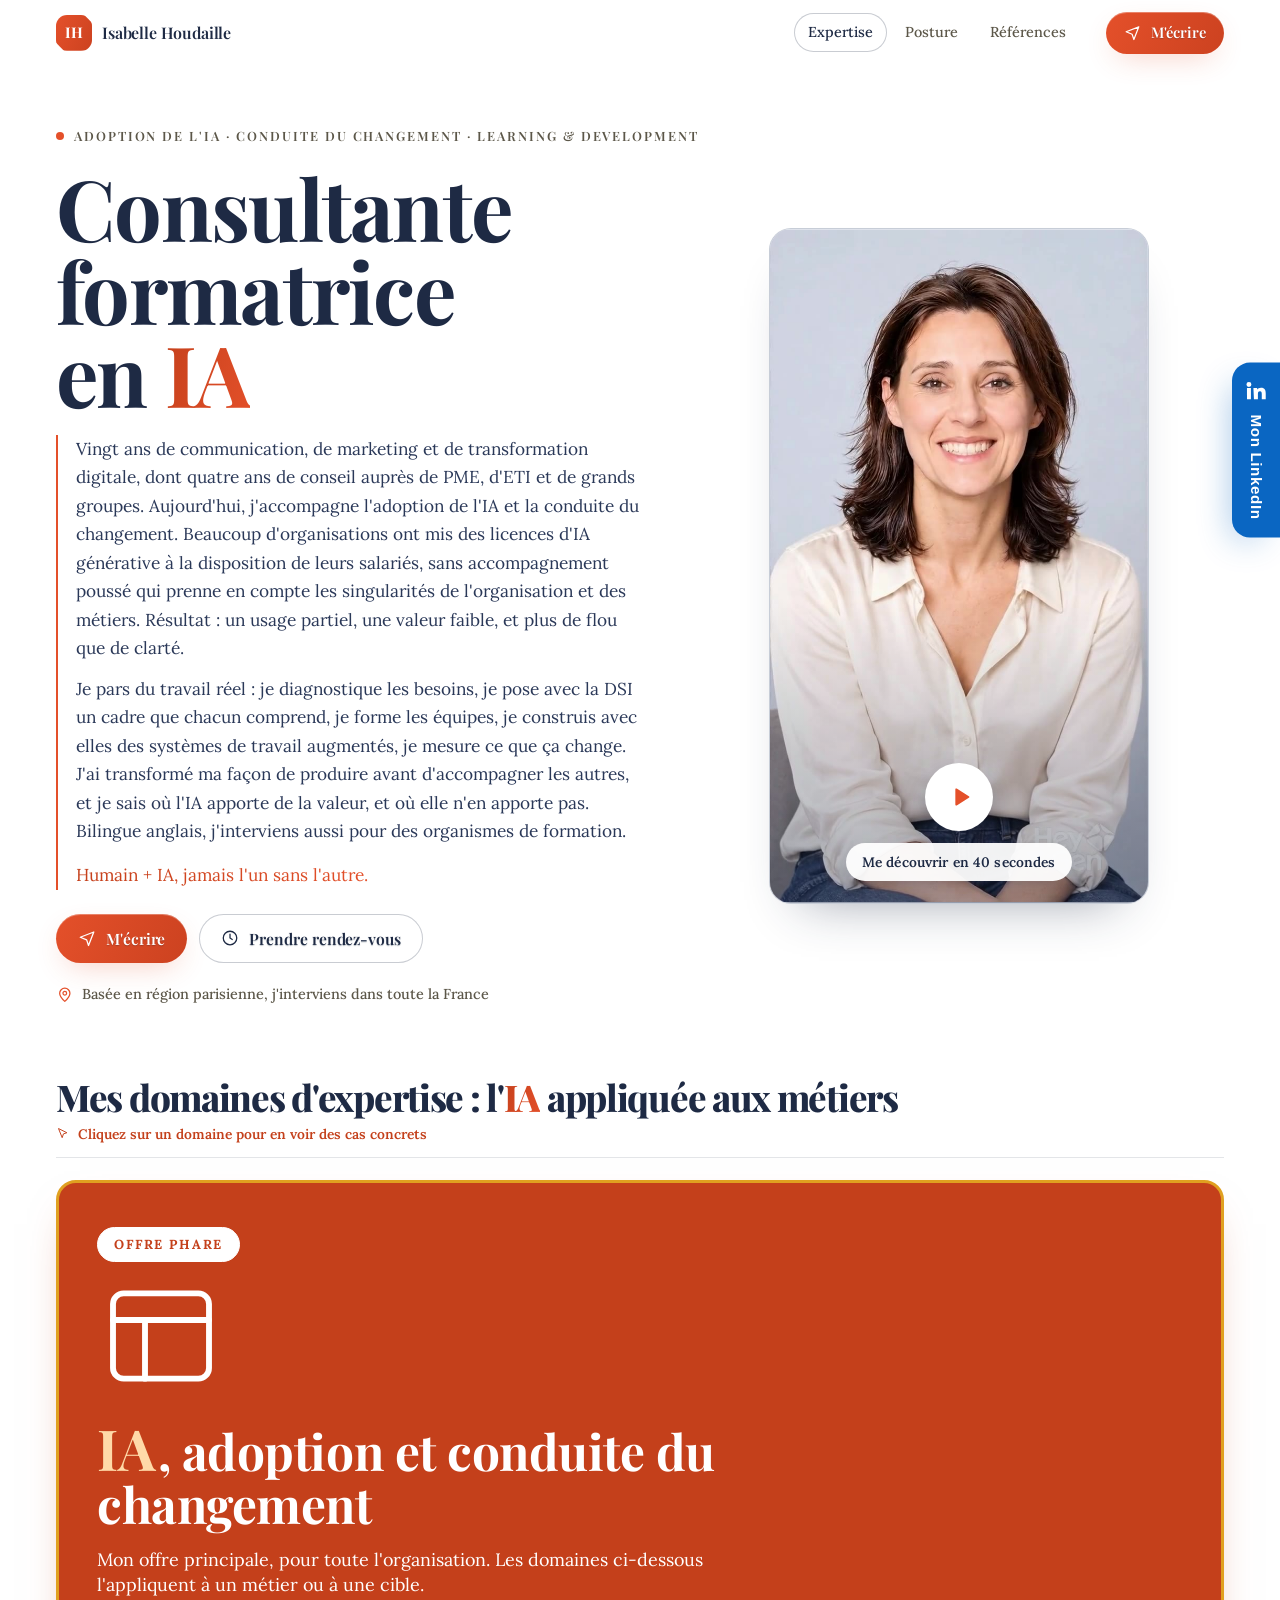
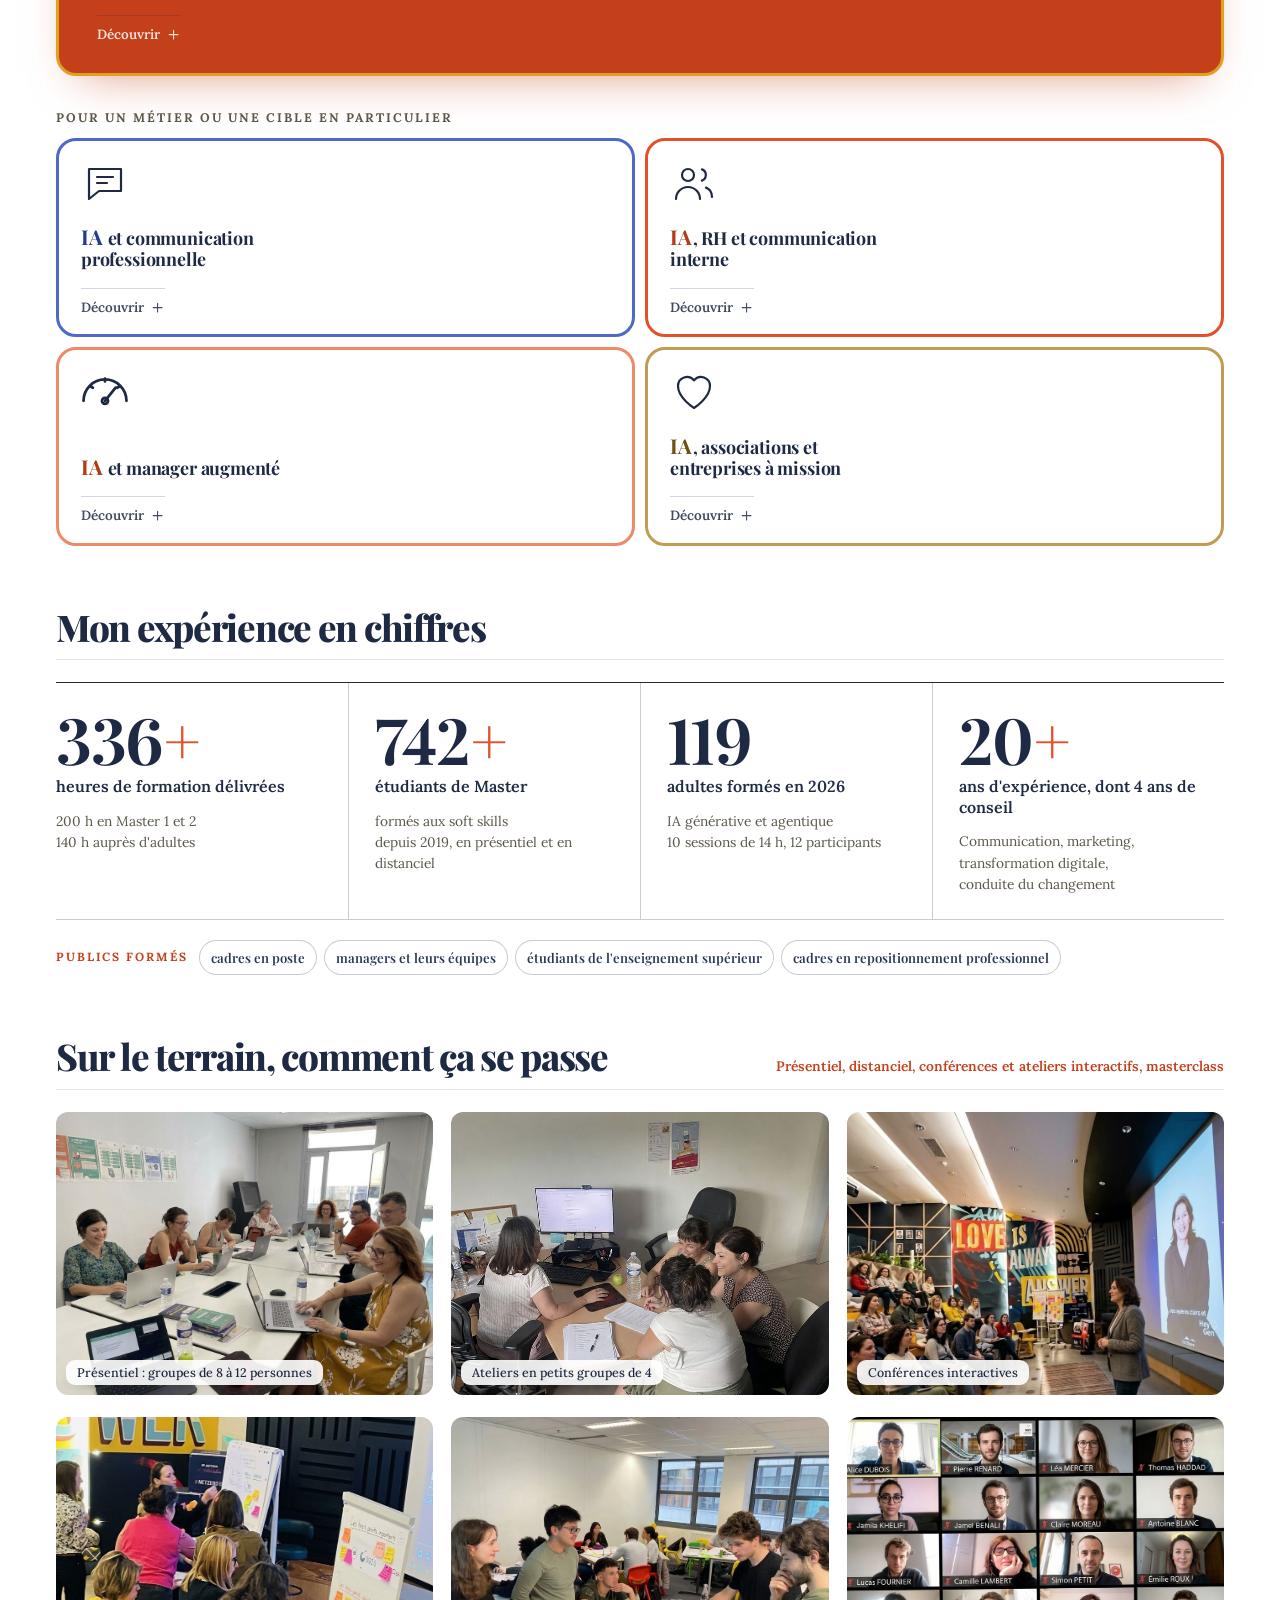
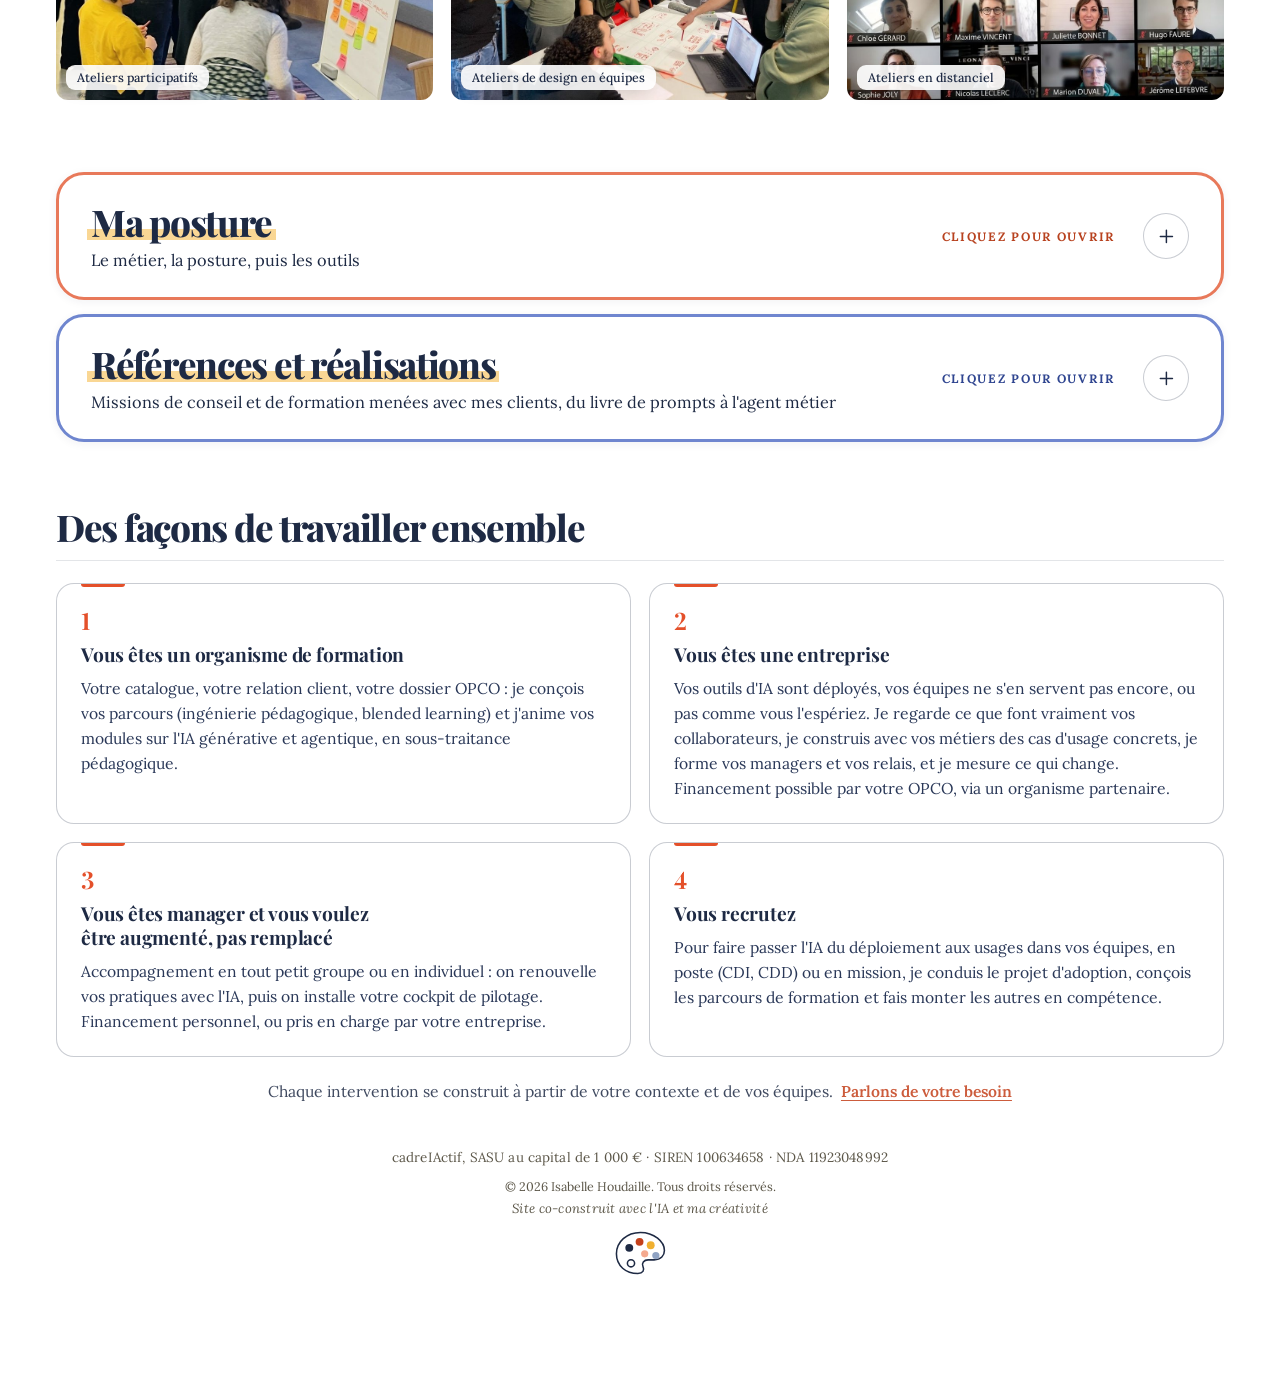
<file: index.html>
<!doctype html>
<html lang="fr">
<head>
<meta charset="utf-8">
<meta name="viewport" content="width=device-width, initial-scale=1, viewport-fit=cover">
<title>Isabelle Houdaille · Consultante formatrice IA, conduite du changement</title>
<meta name="description" content="Consultante formatrice en IA : adoption de l'IA et conduite du changement, cadre d'usage, formation des équipes, systèmes de travail augmentés. Bilingue anglais.">
<meta name="theme-color" content="#ffffff">
<meta name="color-scheme" content="light">
<style>html,body{background:#fff;color-scheme:light}html:root,html:root>body,html:root>body>main{background-color:#fff!important}</style>
<meta name="robots" content="index, follow, max-image-preview:large, max-snippet:-1">
<link rel="canonical" href="https://www.cadreiactif.com/">
<meta property="og:type" content="website">
<meta property="og:locale" content="fr_FR">
<meta property="og:site_name" content="cadreIActif">
<meta property="og:url" content="https://www.cadreiactif.com/">
<meta property="og:title" content="Isabelle Houdaille · Consultante formatrice IA, conduite du changement">
<meta property="og:description" content="Adoption de l'IA et conduite du changement : des outils déployés aux usages raisonnés, formation des équipes, systèmes de travail augmentés. Bilingue anglais.">
<meta property="og:image" content="https://www.cadreiactif.com/photo.jpg">
<meta property="og:image:width" content="600">
<meta property="og:image:height" content="750">
<meta property="og:image:alt" content="Isabelle Houdaille, consultante formatrice en IA">
<meta name="twitter:card" content="summary_large_image">
<script type="application/ld+json">
{
 "@context": "https://schema.org",
 "@graph": [
  {
   "@type": "Person",
   "@id": "https://www.cadreiactif.com/#isabelle-houdaille",
   "name": "Isabelle Houdaille",
   "jobTitle": "Consultante formatrice en IA",
   "description": "Consultante formatrice en IA : adoption de l'IA et conduite du changement, cadre d'usage, formation des équipes, conception de systèmes de travail augmentés par l'IA. Vingt ans de communication, de marketing et de transformation digitale, dont quatre ans de conseil.",
   "url": "https://www.cadreiactif.com/",
   "image": "https://www.cadreiactif.com/photo.jpg",
   "email": "ih@cadreiactif.com",
   "knowsLanguage": ["fr", "en"],
   "worksFor": { "@id": "https://www.cadreiactif.com/#cadreiactif" },
   "address": { "@type": "PostalAddress", "addressRegion": "Île-de-France", "addressCountry": "FR" },
   "knowsAbout": [
    "Intelligence artificielle appliquée aux métiers",
    "IA générative et agentique",
    "Conduite du changement",
    "Transformation digitale",
    "Transformation des métiers",
    "Adoption des usages",
    "Learning & Development",
    "Ingénierie pédagogique",
    "Conception de parcours de formation",
    "Blended learning",
    "Assistants et agents IA",
    "Ingénierie du contexte",
    "Gestion des connaissances",
    "Automatisation des processus",
    "Design thinking",
    "Facilitation",
    "Mesure de l'impact"
   ],
   "sameAs": ["https://www.linkedin.com/in/isabellehoudaille-ia-digital-innovation-creativite/"]
  },
  {
   "@type": "ProfessionalService",
   "@id": "https://www.cadreiactif.com/#cadreiactif",
   "name": "cadreIActif",
   "url": "https://www.cadreiactif.com/",
   "founder": { "@id": "https://www.cadreiactif.com/#isabelle-houdaille" },
   "areaServed": "FR",
   "knowsLanguage": ["fr", "en"],
   "description": "Conseil et formation en IA pour les managers, les équipes, les organismes de formation et les entreprises : conduite du changement, acculturation, assistants et agents IA, systèmes de travail augmentés.",
   "email": "ih@cadreiactif.com",
   "sameAs": ["https://www.linkedin.com/in/isabellehoudaille-ia-digital-innovation-creativite/"]
  },
  {
   "@type": "WebSite",
   "@id": "https://www.cadreiactif.com/#site",
   "url": "https://www.cadreiactif.com/",
   "name": "cadreIActif",
   "inLanguage": "fr-FR",
   "publisher": { "@id": "https://www.cadreiactif.com/#cadreiactif" }
  }
 ]
}
</script>
<link rel="icon" href="data:image/svg+xml,%3Csvg xmlns=%27http://www.w3.org/2000/svg%27 viewBox=%270 0 64 64%27%3E%3Crect width=%2764%27 height=%2764%27 rx=%2714%27 fill=%27%23ffffff%27/%3E%3Ctext x=%2732%27 y=%2742%27 font-size=%2728%27 font-weight=%27700%27 text-anchor=%27middle%27 font-family=%27Arial,sans-serif%27 fill=%27%23e4502a%27%3EIH%3C/text%3E%3C/svg%3E">
<link rel="preconnect" href="https://fonts.googleapis.com">
<link rel="preconnect" href="https://fonts.gstatic.com" crossorigin>
<link rel="preload" as="style" href="https://fonts.googleapis.com/css2?family=Lora:ital,wght@0,400;0,500;0,600;0,700;1,400&family=Playfair+Display:wght@500;600;700;800;900&display=swap" onload="this.onload=null;this.rel='stylesheet'">
<noscript><link rel="stylesheet" href="https://fonts.googleapis.com/css2?family=Lora:ital,wght@0,400;0,500;0,600;0,700;1,400&family=Playfair+Display:wght@500;600;700;800;900&display=swap"></noscript>
<link rel="stylesheet" href="style.css?v=20261110160000">
<noscript><style>.ssr{position:static;width:auto;height:auto;margin:0;overflow:visible;clip:auto;white-space:normal;padding:24px;max-width:860px;margin:0 auto;font-family:Georgia,serif;line-height:1.6}</style></noscript>
</head>
<body>
<div id="progress" aria-hidden="true"></div>
<header class="top" id="top"></header>
<main id="main"><!--SSR:START--><div class="ssr"><section id="haut-ssr">
<h1>Isabelle Houdaille · Consultante formatrice en IA</h1>
<p>Adoption de l&#x27;IA · Conduite du changement · Learning &amp; Development</p>
<p>Vingt ans de communication, de marketing et de transformation digitale, dont quatre ans de conseil auprès de PME, d&#x27;ETI et de grands groupes. Aujourd&#x27;hui, j&#x27;accompagne l&#x27;adoption de l&#x27;IA et la conduite du changement. Beaucoup d&#x27;organisations ont mis des licences d&#x27;IA générative à la disposition de leurs salariés, sans accompagnement poussé qui prenne en compte les singularités de l&#x27;organisation et des métiers. Résultat : un usage partiel, une valeur faible, et plus de flou que de clarté.</p>
<p>Je pars du travail réel : je diagnostique les besoins, je pose avec la DSI un cadre que chacun comprend, je forme les équipes, je construis avec elles des systèmes de travail augmentés, je mesure ce que ça change. J&#x27;ai transformé ma façon de produire avant d&#x27;accompagner les autres, et je sais où l&#x27;IA apporte de la valeur, et où elle n&#x27;en apporte pas. Bilingue anglais, j&#x27;interviens aussi pour des organismes de formation.</p>
<p>Humain + IA, jamais l&#x27;un sans l&#x27;autre.</p>
<p>Basée en région parisienne, j&#x27;interviens dans toute la France</p>
<p><a href="mailto:ih@cadreiactif.com">ih@cadreiactif.com</a> · <a href="/rdv/">Prendre rendez-vous</a> · <a href="https://www.linkedin.com/in/isabellehoudaille-ia-digital-innovation-creativite/">Profil LinkedIn</a></p>
</section>
<section id="expertise-ssr">
<h2>Mes domaines d&#x27;expertise : l&#x27;IA appliquée aux métiers</h2>
<article><h3>IA, adoption et conduite du changement</h3><p>Les outils sont à disposition, les usages ne suivent pas.</p>
<p>Copilot, Gemini, Claude, ChatGPT : les outils d&#x27;IA sont à la disposition des salariés. Pour autant, les usages ne sont pas raisonnés. Sans accompagnement, chacun fait comme il peut, l&#x27;IA reste sous-employée, la valeur créée est faible et le flou grandit. J&#x27;aide à passer de l&#x27;outil à l&#x27;usage : comprendre ce qui se fait, poser un cadre que chacun comprend, mobiliser les métiers et les managers, mesurer ce qui change. Votre comité décide à chaque étape.</p>
<h4>Vos cas métiers en action : exemples, non limitatifs</h4><ul><li>Un état des lieux des outils d&#x27;IA et de leurs usages réels</li><li>Un cadre de règles : données, accès, rôles, risques</li><li>Des cas d&#x27;usage utiles à chaque métier, avec leurs bonnes pratiques</li><li>Des supports, des parcours et des temps d&#x27;acculturation</li><li>Des managers et des relais outillés pour faire vivre les usages</li><li>Un tableau de bord de l&#x27;adoption et de la valeur, et une feuille de route</li></ul>
<h4>Avant, après</h4><ul><li>Du flou à la clarté : avant, Des outils déployés, sans vue claire sur qui s&#x27;en sert, ni pour quoi faire ; après, Une vision partagée des usages, des priorités et des règles</li><li>De la shadow IA à des usages raisonnés : avant, Des outils personnels utilisés en cachette, des règles floues, la peur de mal faire ; après, Des usages raisonnés, sécurisés et éthiques, dans un cadre que chacun comprend</li><li>Du retrait à l&#x27;engagement : avant, Des collaborateurs inquiets ou en retrait, des managers sans repères ; après, Des équipes engagées, des managers et des relais qui portent le sujet</li><li>De l&#x27;outil à la productivité : avant, Des licences payées, un usage ponctuel ; après, Des outils de productivité utilisés chaque jour, dans les métiers</li><li>De l&#x27;intention à la valeur : avant, Des promesses, sans preuve de ce que cela apporte ; après, Une valeur démontrée et pilotée, qui justifie l&#x27;investissement</li><li>De la dépendance à l&#x27;autonomie : avant, Une organisation qui dépend de prestataires pour faire vivre l&#x27;IA ; après, Une organisation amplifiée par l&#x27;IA, qui tient par elle-même</li></ul></article>
<article><h3>IA et communication professionnelle</h3><p>L&#x27;IA tient la plume, vous gardez la voix.</p>
<p>Un cockpit de pilotage et de création pour vos assets marketing et de communication : livret de marque, calendrier éditorial, visuels, un message pour chaque cible. L&#x27;IA décline, votre voix reste la vôtre.</p>
<h4>Vos cas métiers en action : exemples, non limitatifs</h4><ul><li>Décliner un même message pour l&#x27;e-mailing, la plaquette, les réseaux sociaux, le communiqué et le site web</li><li>Bâtir un calendrier éditorial : un contenu pilier, plusieurs formats, un message par cible</li><li>Poser le livret de marque et la charte éditoriale</li><li>Créer des visuels, des infographies et de la data visualisation</li><li>Piloter sa communication avec un tableau de bord et des indicateurs d&#x27;impact</li><li>Planifier ses tâches récurrentes : veille, newsletter, bilan et récapitulatif</li></ul>
<h4>Indicateurs de réussite : exemples</h4><ul><li>Un livre blanc (plan, rédaction, relectures, versions) : avant 4 j, après 1 j, estimation</li><li>Un message décliné en 6 supports (emailing, plaquette, réseaux sociaux, communiqué, site) : avant 6 h, après 1 h 30, estimation</li><li>Le calendrier éditorial d&#x27;un trimestre (thèmes, formats et dates posés avant d&#x27;écrire) : avant 3 j, après 4 h, estimation</li></ul></article>
<article><h3>IA, RH et communication interne</h3><p>Moins de paperasse, plus d&#x27;humain.</p>
<p>Diagnostic des besoins avec les équipes, puis fiches de poste, parcours d&#x27;intégration, FAQ salariés, tableaux de bord RH. Du temps, de la créativité et de la cohérence collective reviennent à l&#x27;équipe.</p>
<h4>Vos cas métiers en action : exemples, non limitatifs</h4><ul><li>Rédiger des fiches de poste et des contenus de marque employeur, en contrôlant les biais</li><li>Transformer un accord ou un texte juridique en livret salarié et en FAQ RH</li><li>Relire un procès-verbal de CSE : décisions, actions et points sensibles</li><li>Construire un parcours d&#x27;intégration : étapes, supports et checklist pour le manager</li><li>Concevoir un parcours de formation en blended learning, avec ses supports</li><li>Suivre les indicateurs RH et le budget formation : tableau de bord, bilan mensuel et to-do list des échéances</li></ul>
<h4>Indicateurs de réussite : exemples</h4><ul><li>Le renouvellement du catalogue d&#x27;ateliers d&#x27;une association nationale (un agent conçoit les ateliers à partir d&#x27;un brief, bibliothèque de 60+ prompts) : avant tous les 3 ans, après tous les 3 mois, constaté</li><li>Le procès-verbal mensuel d&#x27;un CSE (relu avec un agent conçu avec une DRH) : avant 2 h, après 15 min, estimation</li><li>Une fiche de poste et son annonce (rédigées, relues et contrôlées sur les biais) : avant 2 h, après 30 min, estimation</li></ul></article>
<article><h3>IA et manager augmenté</h3><p>L&#x27;IA fait le travail, le manager garde la décision.</p>
<h4>Niveau 1 : Transformer ses pratiques de travail avec l&#x27;IA</h4><ul><li>Comprendre les fondamentaux de l&#x27;IA générative et agentique</li><li>Maîtriser le prompting et adopter la bonne posture pour obtenir des résultats fiables et pertinents</li><li>Créer des assistants personnalisés et implémenter des agents IA pour exploiter ses documents, structurer ses méthodes de travail et automatiser les tâches les plus chronophages et répétitives</li></ul><p>Ce que vous y gagnez : Gagner du temps, améliorer la qualité des productions et se recentrer sur les missions à valeur ajoutée</p>
<h4>Niveau 2 : Système de travail augmenté par l&#x27;IA avec Claude Code ou Codex</h4><ul><li>Concevoir et mettre en place un véritable « second cerveau » augmenté par l&#x27;IA, organisé autour de vos outils, dossiers, documents et connaissances</li><li>Structurer une mémoire persistante, relier vos ressources, créer des workflows et automatiser des tâches récurrentes</li></ul><p>Ce que vous y gagnez : Capitaliser sur vos informations, retrouver le fil de vos projets, fluidifier votre organisation et libérer du temps pour l&#x27;analyse et la décision</p>
<h4>Vos cas métiers en action : exemples, non limitatifs</h4><ul><li>Installer son cockpit de pilotage, relié à sa messagerie, à son agenda et à ses documents</li><li>Transformer les échanges en décisions : comptes rendus, synthèses et plans d&#x27;action</li><li>Planifier ses tâches récurrentes : veille, newsletter, bilan, récapitulatif et to-do list</li><li>Travailler en équipe avec une base de connaissances partagée et interrogeable</li><li>Penser avec l&#x27;IA : un partenaire de réflexion pour challenger ses idées et gagner en créativité</li><li>Construire son offre, son positionnement et ses prises de parole pour avoir de l&#x27;impact</li></ul>
<h4>Indicateurs de réussite : exemples</h4><ul><li>La veille de la semaine (collecte et synthèse automatisées, 2 newsletters par semaine) : avant 3 h, après 20 min, constaté</li><li>Une proposition commerciale argumentée (avec un cockpit relié à ses outils) : avant 1 j, après 3 h, estimation</li><li>Le compte rendu d&#x27;une visio d&#x27;une heure (synthèse, décisions, actions avec échéances) : avant 45 min, après 10 min, estimation</li></ul></article>
<article><h3>IA, associations et entreprises à mission</h3><p>L&#x27;IA doit prouver son impact.</p>
<p>Budget et impact en tableaux de bord, rapports pour les financeurs, gestion de projets, animation de réseau : l&#x27;IA sert la mission, et l&#x27;impact se démontre.</p>
<h4>Vos cas métiers en action : exemples, non limitatifs</h4><ul><li>Rédiger des rapports et des bilans pour les financeurs : indicateurs, impact, message adapté à chacun</li><li>Monter un projet ou un dossier : diagnostic, objectifs, plan d&#x27;action et budget</li><li>Passer en revue des dizaines de projets avec des critères équitables, avant un CODIR</li><li>Piloter le budget, les financements et les indicateurs d&#x27;impact dans un tableau de bord partagé</li><li>Valoriser ses actions : un bilan d&#x27;impact décliné en newsletter et en contenus, avec un message par cible</li><li>Planifier le suivi de la mission : veille sur les financeurs, bilan d&#x27;impact et to-do list des échéances</li></ul>
<h4>Indicateurs de réussite : exemples</h4><ul><li>Le passage en revue de 50 projets avant un CODIR (mêmes critères appliqués à chacun) : avant 35 h, après 10 h, constaté</li><li>Un rapport pour un financeur (indicateurs, bilan, narratif d&#x27;impact) : avant 2 j, après 4 h, estimation</li><li>Le compte rendu d&#x27;un conseil d&#x27;administration (relevé de décisions et actions) : avant 3 h, après 45 min, estimation</li></ul></article>
</section>
<section id="chiffres-ssr">
<h2>Mon expérience en chiffres</h2><ul>
<li>340+ heures de formation délivrées : étudiants et adultes</li>
<li>750+ étudiants de Master : formés aux soft skills</li>
<li>120 adultes formés en 2026 : IA générative et agentique, 10 sessions de 14 h</li>
<li>20+ ans d&#x27;expérience, dont 4 ans de conseil : communication, marketing, transformation digitale, conduite du changement</li>
</ul>
<p>Publics formés : cadres en poste, managers et leurs équipes, étudiants de l&#x27;enseignement supérieur, cadres en repositionnement professionnel.</p></section>
<section id="terrain-ssr">
<h2>Sur le terrain, comment ça se passe</h2><p>Présentiel, distanciel, conférences et ateliers interactifs, masterclass</p>
<ul><li>Présentiel : groupes de 8 à 12 personnes</li><li>Ateliers en petits groupes de 4</li><li>Conférences interactives</li><li>Ateliers participatifs</li><li>Ateliers de design en équipes</li><li>Ateliers en distanciel</li></ul></section>
<section id="posture-ssr">
<h2>Ma posture : le métier, la posture, puis les outils</h2><p>Une IA utile à une équipe tient trois choses ensemble, dans cet ordre.</p><ol>
<li><h3>Le métier</h3><p>Les usages avant l&#x27;outil.</p><p>Je pars du travail réel : qui fait quoi, où ça coince, ce que l&#x27;outil changera. J&#x27;écoute les cas d&#x27;usage de vos équipes avec leurs mots, par des entretiens, des enquêtes et l&#x27;observation du terrain, pour une IA qui sert dès le lundi matin.</p></li>
<li><h3>La posture</h3><p>Le professionnel reste aux commandes.</p><p>L&#x27;IA copilote, l&#x27;humain pose le problème, arbitre et signe. Je dis aussi où elle n&#x27;apporte rien : un usage qui ne tient pas se retire. Avec les agents, je précise qui fixe le périmètre, quels contrôles s&#x27;appliquent, et quand reprendre la main. Un usage raisonné, éthique et responsable.</p></li>
<li><h3>Les outils</h3><p>Choisis pour vos contraintes, pas pour la mode.</p><p>ChatGPT, Claude, Copilot, Gemini, Mistral, les IA sectorielles. Sécurité, confidentialité, digital workplace : on choisit les environnements et les LLM, puis les fonctionnalités utiles. Je conçois des systèmes de travail augmentés par l&#x27;IA : assistants et agents, ingénierie du contexte, mémoire et gestion des connaissances, workflows intelligents, automatisation des processus.</p></li>
</ol><p>Le métier seul ne dit pas quoi installer. La posture seule reste théorique. Les outils seuls changent tous les six mois. Tenus ensemble, comme un système, le métier donne le terrain, la posture fixe les règles, les outils exécutent : l&#x27;adoption des usages passe le cap des trois semaines.</p><p>Humain + IA, jamais l&#x27;un sans l&#x27;autre.</p></section>
<section id="realisations-ssr">
<h2>Références et réalisations</h2>
<p>Missions de conseil et de formation menées avec mes clients, du livre de prompts à l'agent métier.</p>
<article><h3>60+ prompts, une base commune enrichie à chaque formation</h3><p>Réseau d&#x27;insertion professionnelle · Formation et ingénierie pédagogique</p><p>Une soixantaine de prompts, écrits avec les conseillers, pour ne jamais repartir de zéro. Chaque formation enrichit la bibliothèque, la suivante en profite, et tout le réseau avec.</p><ul><li>Les éléments clés pour comprendre l&#x27;IA et ses outils</li><li>La posture à adopter et l&#x27;art de questionner</li><li>Des assistants et des agents, des prompts pour aller plus loin</li><li>Des exercices d&#x27;échauffement ludiques et des ateliers de spécification d&#x27;agents</li></ul><p>Bénéfice : une base commune qui s&#x27;enrichit à chaque formation, au profit de tout le réseau</p></article>
<article><h3>Un agent IA pour renouveler le catalogue d&#x27;ateliers tous les 3 mois</h3><p>Association nationale de défense des droits des consommateurs · Conseil et conception d&#x27;un agent IA</p><p>Tous les trois ans, l&#x27;association renouvelait son catalogue d&#x27;ateliers : un chantier lourd. Avec l&#x27;agent, c&#x27;est tous les trois mois. À partir d&#x27;un simple brief, il cadre le besoin, propose des idées et construit chaque atelier pour une cible et un objectif précis. Le catalogue colle enfin à un marché qui bouge vite, et gagne en attractivité.</p><ul><li>Un brief, un besoin cadré, des idées d&#x27;ateliers pour une cible et un objectif précis</li><li>Déroulé, supports, évaluation, mesure de l&#x27;impact : l&#x27;atelier est construit de bout en bout</li><li>Une pédagogie différenciée selon le public, et des concepts qu&#x27;on n&#x27;aurait pas imaginés seul</li></ul><p>Avant : tous les 3 ans. Maintenant : tous les 3 mois, un cycle divisé par 12</p></article>
<article><h3>L&#x27;IA pour analyser 50 projets avant le comité de sélection</h3><p>Fondation d&#x27;entreprise, soutien à des projets à impact dans les territoires · Conseil et mesure de l&#x27;impact</p><p>Tous les deux mois, une cinquantaine de dossiers, de formats et de qualité inégaux, attendent le comité de sélection. L&#x27;IA passe chacun au crible d&#x27;une même grille de critères équitables, centrée sur l&#x27;impact attendu. Le temps de lecture tombe de 35 h à 10 h, la décision reste humaine.</p><ul><li>Une grille de critères équitables et centrée sur l&#x27;impact, identique pour chaque projet</li><li>Données anonymisées, outils validés, relecture humaine avant le comité</li></ul><p>Bénéfice : 10 h de lecture au lieu de 35 h, tous les 2 mois, avec une même grille pour chaque projet</p></article>
</section>
<section id="offre-ssr">
<h2>Des façons de travailler ensemble</h2>
<article><h3>Vous êtes un organisme de formation</h3><p>Votre catalogue, votre relation client, votre dossier OPCO : je conçois vos parcours (ingénierie pédagogique, blended learning) et j&#x27;anime vos modules sur l&#x27;IA générative et agentique, en sous-traitance pédagogique.</p></article>
<article><h3>Vous êtes une entreprise</h3><p>Vos outils d&#x27;IA sont déployés, vos équipes ne s&#x27;en servent pas encore, ou pas comme vous l&#x27;espériez. Je regarde ce que font vraiment vos collaborateurs, je construis avec vos métiers des cas d&#x27;usage concrets, je forme vos managers et vos relais, et je mesure ce qui change. Financement possible par votre OPCO, via un organisme partenaire.</p></article>
<article><h3>Vous êtes manager et vous voulez être augmenté, pas remplacé</h3><p>Accompagnement en tout petit groupe ou en individuel : on renouvelle vos pratiques avec l&#x27;IA, puis on installe votre cockpit de pilotage. Financement personnel, ou pris en charge par votre entreprise.</p></article>
<article><h3>Vous recrutez</h3><p>Pour faire passer l&#x27;IA du déploiement aux usages dans vos équipes, en poste (CDI, CDD) ou en mission, je conduis le projet d&#x27;adoption, conçois les parcours de formation et fais monter les autres en compétence.</p></article>
<p>Chaque intervention se construit à partir de votre contexte et de vos équipes.</p></section>
<p>Contactez-moi. Un projet de transformation, une équipe à former, un poste à pourvoir ? Réservez 20 minutes pour en parler, ou écrivez-moi : je vous réponds personnellement.</p>
<p>cadreIActif, SASU au capital de 1 000 € · SIREN 100634658 · NDA 11923048992 · © 2026 Isabelle Houdaille</p></div><!--SSR:END--></main>
<div id="dock"></div>

<script>
(function () {
  var $ = function (s, r) { return (r || document).querySelector(s); };
  var $$ = function (s, r) { return Array.prototype.slice.call((r || document).querySelectorAll(s)); };
  var esc = function (s) { return String(s).replace(/[&<>"]/g, function (c) { return { "&": "&amp;", "<": "&lt;", ">": "&gt;", '"': "&quot;" }[c]; }); };
  var reduce = window.matchMedia && window.matchMedia("(prefers-reduced-motion: reduce)").matches;
  var D0;
  var NAV = [["expertise", "Expertise"], ["posture", "Posture"], ["realisations", "Références"]];

  function fmtMin(m) {
    m = Math.round(m);
    if (m >= 60) { var h = Math.floor(m / 60), r = m % 60; return h + " h" + (r ? " " + (r < 10 ? "0" : "") + r : ""); }
    return m + " min";
  }
  function ico(name) { return '<svg viewBox="0 0 24 24" width="1em" height="1em" fill="none" stroke="currentColor" stroke-width="1.7" stroke-linecap="round" stroke-linejoin="round" aria-hidden="true">' + D0.icones.raw[name] + '</svg>'; }
  function counter(c) { return '<div class="n" data-n="' + c.n + '" data-s="' + esc(c.s) + '">' + c.n + (c.s ? '<i>' + esc(c.s) + '</i>' : '') + '</div>'; }
  function mailto() { return "mailto:" + D0.meta.email + "?subject=" + encodeURIComponent(D0.contact.objet); }

  /* ---------- Barre du haut, dock de contact ---------- */
  function renderTop(D) {
    $("#top").innerHTML =
      '<div class="top-in"><a class="logo" href="#haut" aria-label="Haut de page"><span>IH</span>Isabelle Houdaille</a>' +
      '<nav class="tnav" aria-label="Sections">' + NAV.map(function (n) { return '<a href="#' + n[0] + '" data-s="' + n[0] + '">' + n[1] + '</a>'; }).join("") + '</nav>' +
      '<div class="top-act">' +
      '<a class="cta sm" href="' + esc(mailto()) + '">' + ico("send") + esc(D.contact.bouton) + '</a></div></div>';

    $("#dock").innerHTML =
      '<a class="tab-contact" href="' + esc(D.meta.linkedin) + '" target="_blank" rel="noopener" aria-label="' + esc(D.contact.accroche || "Mon LinkedIn") + ' (nouvel onglet)"><span class="tc-ic">' + D.icones["in"] + '</span><span class="tc-tx">' + esc(D.contact.accroche || "Mon LinkedIn") + '</span></a>' +
      '';
  }

  /* ---------- Hero ---------- */
  function heroHtml(D) {
    var T = D.titres;
    var txt = esc(D.profil.texte).replace(esc(D.profil.accent), '<em class="gt">' + esc(D.profil.accent) + '</em>')
      .split("\n").map(function (t) { return '<p>' + t + '</p>'; }).join("");
    return '<section class="hero" id="haut"><div class="hero-grid"><div class="hero-txt">' +
      '<span class="role"><i></i>' + esc(D.meta.role || D.meta.nom) + '</span>' +
      '<h1 class="nom">' + esc(D.meta.titre).replace(/IA$/, '<span class="gt">IA</span>') + (D.meta.titre2 ? '<small>' + esc(D.meta.titre2).replace(/IA$/, '<span class="gt">IA</span>') + '</small>' : '') + '</h1>' +
      '<div class="profil-texte">' + txt + '</div>' +
      '<div class="hero-act"><a class="cta" href="' + esc(mailto()) + '">' + ico("send") + esc(D.contact.bouton) + '</a>' +
      (D.contact.rdvLien ? '<a class="cta alt" href="' + esc(D.contact.rdvLien) + '" target="_blank" rel="noopener">' + ico("clock") + esc(D.contact.rdv) + '</a>' : '') +
      '</div>' +
      '<p class="metas">' + ico("lieu") + esc(D.meta.lieu) + '</p>' +
      '</div>' +
      '<figure class="vid" id="presentation">' +
        '<div class="vid-frame">' +
        '<video id="vid-el" playsinline preload="none" poster="media/presentation-poster.jpg" aria-label="Vidéo de présentation d\'' + esc(D.meta.nom) + '" width="720" height="1280"><source src="media/presentation.mp4" type="video/mp4"></video>' +
        '<img class="vid-poster" src="media/presentation-poster.jpg" alt="" width="720" height="1280">' +
        '<button class="vid-play" type="button" aria-label="Lire la vidéo de présentation (40 secondes)">' +
          '<span class="vid-ring"><svg viewBox="0 0 24 24" aria-hidden="true"><path d="M8 5.5v13a.8.8 0 0 0 1.2.7l10.4-6.5a.8.8 0 0 0 0-1.4L9.2 4.8A.8.8 0 0 0 8 5.5z" fill="currentColor"/></svg></span>' +
          '<span class="vid-lab">Me découvrir en 40 secondes</span>' +
        '</button>' +
        '</div></figure></div></section>';
  }

  function offreHtml(D) {
    var O = D.offre; if (!O) return "";
    return '<section class="offre" id="offre"><div class="sec-head"><h2>' + esc(O.titre) + '</h2><span class="sec-hint">' + esc(O.hint || "") + '</span></div>' +
      '<ul class="offre-grid n' + O.items.length + '">' + O.items.map(function (it, i) {
        return '<li class="offre-it"><span class="offre-n">' + (i + 1) + '</span><h3>' + esc(it.t) + '</h3><p>' + esc(it.d) + '</p>' + (it.niv ? '<ul class="offre-niv">' + it.niv.map(function (n) { return '<li>' + esc(n) + '</li>'; }).join("") + '</ul>' : '') + (it.fin ? '<p class="offre-fin">' + esc(it.fin) + '</p>' : '') + '</li>';
      }).join("") + '</ul>' + (O.pied ? '<p class="offre-devis">' + esc(O.pied) + ' <a class="devis-lien" href="' + esc(mailto()) + '">' + esc(O.piedLien || "Contactez-moi") + '</a></p>' : '') + '</section>';
  }

  function kpisHtml(D) {
    var C = D.chiffres, H = C[0], S = C[1], A = C[2], Y = C[3];
    function k(c, sub) { return '<article class="kpi"><div class="kbody">' + counter(c) + '<div class="l">' + esc(c.l) + '</div></div><div class="ks">' + sub + '</div></article>'; }
    var o = '<section class="chiffres"><div class="sec-head"><h2>' + esc(D.titres.chiffres) + '</h2></div><div class="kpis" id="dash">';
    o += k(H, H.repartition[0].h + ' h en ' + esc(H.repartition[0].l) + '<br>' + H.repartition[1].h + ' h auprès d\'adultes');
    o += k(S, esc(S.d) + '<br>depuis 2019, en présentiel et en distanciel');
    o += k(A, 'IA générative et agentique<br>' + A.sessions.nb + ' sessions de ' + A.sessions.duree.replace(" ", "\u00a0") + ', ' + A.sessions.par + ' participants');
    o += k(Y, 'Communication, marketing,<br>transformation digitale,<br>conduite du changement');
    return o + '</div>' +
      '<p class="publics"><span>' + esc(D.titres.publics) + '</span>' + D.publics.map(function (t) { return '<b>' + esc(t) + '</b>'; }).join("") + '</p></section>';
  }

  /* ---------- Accordéons ---------- */
  function acc(id, num, title, teaser, body, open) {
    return '<section class="acc' + (open ? " open" : "") + '" id="' + id + '"><button class="acc-h' + (num ? '' : ' nonum') + '" type="button" aria-expanded="' + !!open + '" aria-controls="' + id + '-b" id="' + id + '-h">' +
      (num ? '<span class="an">' + num + '</span>' : '') + '<span class="at"><b>' + title + '</b><small>' + teaser + '</small></span>' +
      '<span class="ah"><span class="ah-o">Cliquez pour ouvrir</span><span class="ah-c">Fermer</span></span><span class="ap">' + ico("plus") + '</span></button>' +
      '<div class="acc-b" id="' + id + '-b" role="region" aria-labelledby="' + id + '-h"><div class="acc-w"><div class="acc-in">' + body + '</div></div></div></section>';
  }

  function flowHtml(D) {
    var P = D.posture;
    function it(x) { return '<li class="pi pi' + x.n + '"><span class="pn">' + x.n + '</span><div><h3>' + esc(x.t) + '</h3><b>' + esc(x.s) + '</b><p>' + esc(x.d) + '</p></div></li>'; }
    return '<div class="pos" id="flow"><p class="pos-intro">' + esc(P.intro) + '</p><div class="pos-grid"><ol class="pitems">' + P.items.map(it).join("") + '</ol>' +
      '<figure class="pfig"><img src="' + esc(P.img) + '" alt="' + esc(P.alt) + '" loading="lazy"></figure></div>' +
      '<p class="pos-close">' + esc(P.cloture) + '</p>' +
      '<div class="flow-foot"><span>' + esc(P.pied) + '</span><a href="#realisations" data-go="realisations">' + esc(P.lien) + ico("down") + '</a></div></div>';
  }

  function arr(s) { return esc(s).replace(/→/g, '<span class="ar">→</span>'); }
  function titreIA(t) { return esc(t).replace(/^IA\b/, '<span class="iab">IA</span>'); }
  function expertiseHtml(D) {
    return '<section class="expertise" id="expertise"><div class="sec-head"><h2>' + esc(D.titres.expertise).replace(/\bIA\b/, '<span class="gt">IA</span>') + '</h2><span class="sec-hint">' + ico("cursor") + 'Cliquez sur un domaine pour en voir des cas concrets</span></div>' +
      '<div class="tiles" id="tiles" role="tablist" aria-label="Domaines d\'expertise en IA">' +
      D.fonctions.map(function (f, k) {
        var ph = !!f.phare;
        return (k === 1 && D.fonctions[0].phare && D.titres.declinaisons ? '<p class="tiles-sub">' + esc(D.titres.declinaisons) + '</p>' : '') +
          '<button class="tile spot c-' + f.col + (ph ? ' tile-phare' : '') + '" role="tab" type="button" id="tab-' + f.id + '" data-i="' + k + '" aria-selected="false" aria-controls="panel">' +
          '<span class="t-ic">' + f.icon + '</span>' +
          '<span class="t-top"><span class="plus"><span class="p1">' + ico("plus") + '</span><span class="p2">' + ico("check") + '</span></span></span>' +
          (ph ? '<span class="t-badge">' + esc(f.phareLabel || "Offre phare") + '</span>' : '') +
          '<span class="t-title">' + titreIA(f.t) + '</span>' + (ph && f.sous ? '<span class="t-sub">' + esc(f.sous) + '</span>' : '') +
          '<span class="t-go"><span class="go-off">Découvrir</span><span class="go-on">Affiché ci-dessous</span><span class="go-plus">' + ico("plus") + '</span></span></button>';
      }).join("") + '</div><div class="panel" id="panel" role="tabpanel" aria-live="polite" hidden></div></section>';
  }

  function terrainHtml(D) {
    return '<section class="terrain" id="terrain"><div class="sec-head"><h2>' + esc(D.titres.terrain) + '</h2><span class="sec-hint">' + esc(D.titres.terrainHint || "") + '</span></div><div class="ribbon">' +
      D.terrain.map(function (p) { return '<figure class="spot"><img src="' + esc(p.src) + '" alt="' + esc(p.alt) + '" loading="lazy"><figcaption>' + esc(p.cap) + '</figcaption></figure>'; }).join("") + '</div></section>';
  }

  function realisationsHtml(D) {
    return '<p class="lead">Trois histoires où l\'IA a rendu du temps, du livre de prompts à l\'agent.</p>' +
            '<div class="rcards" id="rcards" role="tablist" aria-label="Réalisations">' + D.realisations.map(function (r, k) {
        return '<button type="button" class="rcard spot" role="tab" id="rtab-' + r.id + '" data-i="' + k + '" aria-selected="false" aria-controls="rpanel">' +
          '<span class="rimg"><img src="' + esc(r.img) + '" alt="" loading="lazy"></span>' +
          '<span class="rbody"><span class="t-num">0' + (k + 1) + ' · ' + esc(r.sous) + '</span>' + (r.type ? '<span class="r-type">' + esc(r.type) + '</span>' : '') + '<span class="t-title">' + esc(r.t) + '</span>' + (r.gain ? '<span class="r-gain">' + esc(r.gain) + '</span>' : '') +
          '<span class="t-go"><span class="go-off">Voir le détail</span><span class="go-on">Affiché ci-dessous</span>' + ico("arrow") + '</span></span></button>';
      }).join("") + '</div><div class="rpanel" id="rpanel" role="tabpanel" aria-live="polite" hidden></div>';
  }

  function rdetail(r) {
    var o = '<figure class="rfig"><img src="' + esc(r.img) + '" alt="' + esc(r.alt) + '"></figure><div class="rtxt"><h3>' + esc(r.t) + '</h3><div class="org">' + esc(r.sous) + (r.type ? ' · ' + esc(r.type) : '') + '</div><p>' + esc(r.d) + '</p>';
    if (r.pts && r.pts.length) o += '<ul class="rpts">' + r.pts.map(function (p) { return '<li>' + esc(p) + '</li>'; }).join("") + '</ul>';
    if (r.slider) {
      o += '<div class="roi"><div class="roi-top"><span class="rl">Validation du PV mensuel (estimation)</span><div class="big" aria-live="polite"><span id="roi-val">' + fmtMin(15) + '</span><small id="roi-gain"></small></div></div>' +
        '<div class="bar"><i id="roi-bar"></i></div>' +
        '<div class="slider"><div class="slider-labels"><span>Sans agent : ' + fmtMin(120) + '</span><span>Avec l\'agent : ' + fmtMin(15) + '</span></div>' +
        '<div class="range-wrap"><input id="roi-range" type="range" min="0" max="100" value="100" aria-label="Sans agent vers avec agent"><span class="slide-hint" id="slide-hint">' + ico("arrow") + 'Glissez</span></div></div></div>';
    } else if (r.avant) {
      o += '<div class="rkpi"><b>' + arr(r.chiffre) + '</b><span>' + esc(r.chiffreL) + '</span><div class="ba"><i class="b1"></i><i class="b2" style="--w:' + (r.apres / r.avant * 100).toFixed(1) + '%"></i></div></div>';
    } else if (r.chiffre) {
      o += '<div class="rkpi"><b>' + esc(r.chiffre) + ' ' + esc(r.chiffreL) + '</b></div>';
    }
    return o + '</div>';
  }

  function dated(list) { return list.map(function (x) { return '<li><b>' + esc(x.a) + '</b><span class="dt">' + esc(x.t) + '</span><span class="de">' + esc(x.e) + '</span></li>'; }).join(""); }

  function parcoursHtml(D) {
    return '<div class="timeline">' + D.experiences.map(function (e) {
      return '<article class="job spot"><div class="job-head"><div><h3>' + esc(e.t) + '</h3><div class="org">' + esc(e.o) + '</div></div><div class="per">' + esc(e.p) + '</div></div>' +
        (e.clients ? '<div class="clients">Clients : ' + esc(e.clients) + '</div>' : '') +
        '<ul>' + e.b.map(function (b) { return '<li>' + esc(b) + '</li>'; }).join("") + '</ul>' +
        (e.photos ? '<div class="gal n' + e.photos.length + '">' + e.photos.map(function (p) { return '<figure><img src="' + esc(p.src) + '" alt="' + esc(p.alt) + '" loading="lazy"><figcaption>' + esc(p.cap) + '</figcaption></figure>'; }).join("") + '</div>' : '') + '</article>';
    }).join("") +
      '<article class="job prev"><div class="job-head"><div><h3>Parcours antérieur</h3><div class="org">Marketing et communication, 1997 - 2010</div></div></div><ul class="dated">' + dated(D.parcours) + '</ul></article></div>';
  }

  function outilsHtml(D) {
    return '<div class="duo"><div class="card"><h3>Outils et méthodes</h3><div class="tgroups">' +
      D.outils.map(function (g) { return '<div class="tg"><span class="tg-l">' + esc(g.g) + '</span><ul class="toolist">' + g.i.map(function (o) { return '<li>' + esc(o) + '</li>'; }).join("") + '</ul></div>'; }).join("") + '</div></div>' +
      '<div class="card"><h3>Formation et certifications</h3><ul class="dated">' + dated(D.formation) + '</ul></div></div>';
  }

  function renderMain(D) {
    var h = heroHtml(D) + expertiseHtml(D) + kpisHtml(D) + terrainHtml(D);
    h += '<div class="accs">' +
      acc("posture", "", "Ma posture", "Le métier, la posture, puis les outils", flowHtml(D), false) +
      acc("realisations", "", "Références et réalisations", "Missions de conseil et de formation menées avec mes clients, du livre de prompts à l'agent métier", realisationsHtml(D), false) + '</div>';
    h += offreHtml(D);
    h += '<p class="pied-nda">cadreIActif, SASU au capital de 1&nbsp;000&nbsp;€ · SIREN 100634658 · NDA ' + esc(D.meta.nda || "11923048992") + '</p>' +
      '<p class="pied-copy">&copy; 2026 Isabelle Houdaille. Tous droits réservés.</p>' +
      '<p class="pied-ia"><span>Site co-construit avec l\'IA et ma créativité</span><svg class="pal" viewBox="0 0 64 56" aria-hidden="true" focusable="false"><path class="pal-b" d="M32 4C16 4 4 15 4 29c0 14 11 23 25 23 6 0 8-4 6-8s1-8 6-8h7c8 0 12-5 12-11C60 15 48 4 32 4z"/><circle class="pal-h" cx="21" cy="40" r="4.2"/><circle cx="19" cy="22" r="4.6" fill="#1e2a44"/><circle cx="31" cy="15" r="4.6" fill="#c4401b"/><circle cx="44" cy="19" r="4.6" fill="#f0b030"/><circle cx="50" cy="31" r="4.2" fill="#8fa3c4"/><circle cx="37" cy="29" r="4.2" fill="#f4a98f"/></svg></p>';
    $("#main").innerHTML = h;
  }

  /* ---------- Comportements ---------- */
  function setAcc(sec, open) {
    var closed = false;
    if (open) {
      $$(".acc.open").forEach(function (o) { if (o !== sec) { o.classList.remove("open"); $(".acc-h", o).setAttribute("aria-expanded", "false"); closed = true; } });
    }
    sec.classList.toggle("open", open);
    $(".acc-h", sec).setAttribute("aria-expanded", open ? "true" : "false");
    return closed;
  }
  function wireAcc() {
    $$(".acc").forEach(function (sec) {
      $(".acc-h", sec).addEventListener("click", function () {
        var open = !sec.classList.contains("open");
        var closed = setAcc(sec, open);
        /* un volet qui se referme au-dessus décale la page : on recale le volet ouvert sous la barre du haut */
        if (open && closed) setTimeout(function () {
          if (sec.getBoundingClientRect().top < 72) sec.scrollIntoView({ behavior: reduce ? "auto" : "smooth", block: "start" });
        }, 540);
      });
    });
    function openTo(id) {
      var sec = document.getElementById(id);
      if (!sec || !sec.classList.contains("acc")) return false;
      var closed = setAcc(sec, true);
      setTimeout(function () { sec.scrollIntoView({ behavior: reduce ? "auto" : "smooth", block: "start" }); }, closed ? 540 : 60);
      return true;
    }
    $$('a[href^="#"]').forEach(function (a) {
      a.addEventListener("click", function (e) {
        var id = a.getAttribute("href").slice(1);
        if (id && openTo(id)) e.preventDefault();
      });
    });
    if (location.hash && /^#[a-z]+$/.test(location.hash)) openTo(location.hash.slice(1));
  }

  function wireCv(D) {
    /* Dans l'aperçu hébergé par claude.ai, ouvrir le PDF dans un nouvel onglet est refusé : on l'affiche dans la page. */
    var enApercu = /claude\.ai|claudeusercontent/i.test(location.hostname);
    if (!enApercu) return;
    var box = document.createElement("div");
    box.className = "cvbox"; box.hidden = true; box.setAttribute("role", "dialog"); box.setAttribute("aria-label", "Mon CV");
    box.innerHTML = '<div class="cvbox-in"><button type="button" class="cvbox-x" aria-label="Fermer">×</button><img src="img/cv-page-1.png" alt="CV, page 1"><img src="img/cv-page-2.png" alt="CV, page 2"></div>';
    document.body.appendChild(box);
    function close() { box.hidden = true; document.documentElement.classList.remove("cv-open"); }
    box.addEventListener("click", function (e) { if (e.target === box || e.target.className === "cvbox-x") close(); });
    document.addEventListener("keydown", function (e) { if (e.key === "Escape") close(); });
    document.addEventListener("click", function (e) {
      var a = e.target.closest && e.target.closest('a[href$=".pdf"]');
      if (!a) return;
      e.preventDefault(); box.hidden = false; document.documentElement.classList.add("cv-open"); box.scrollTop = 0;
    });
  }

  function wireFonctions(D) {
    var tabs = $$(".tile"), panel = $("#panel"), cur = -1, wrap = $("#tiles");
    wrap.appendChild(panel);
    function notch() {
      if (cur < 0 || panel.hidden) return;
      var t = tabs[cur].getBoundingClientRect(), p = panel.getBoundingClientRect();
      panel.style.setProperty("--notch", Math.max(28, Math.min(p.width - 28, t.left + t.width / 2 - p.left)) + "px");
    }
    function resBlock(f) {
      if (f.ba) {
        return '<div class="cas-title">' + esc(f.ba.titre || "Avant, après") + '</div><ul class="bas">' + f.ba.items.map(function (x) {
          return '<li class="ba"><b>' + esc(x.t) + '</b><p class="ba-av"><span>Avant</span>' + esc(x.avant) + '</p><p class="ba-ap"><span>Après</span>' + esc(x.apres) + '</p></li>';
        }).join("") + '</ul>';
      }
      return '<div class="cas-title">Indicateurs de réussite : exemples</div><ul class="rzs">' + f.res.map(function (x) {
        var w = Math.max(6, Math.round(x.ap / x.av * 100)), g = Math.round((1 - x.ap / x.av) * 100);
        return '<li class="rz"><div class="rz-h"><b>' + esc(x.t) + '</b><span class="rz-tag' + (x.est ? ' est' : '') + '">' + (x.est ? 'Estimation' : 'Constaté') + '</span></div><p>' + esc(x.l) + '</p>' +
          '<div class="rz-bars"><div class="rz-bar rz-avant"><span class="bl">Avant</span><span class="trk"><i style="--w:100%"></i></span><em>' + esc(x.avl) + '</em></div>' +
          '<div class="rz-bar rz-apres"><span class="bl">Après</span><span class="trk"><i style="--w:' + w + '%"></i></span><em>' + esc(x.apl) + '</em></div></div><span class="rz-gain">−' + g + ' %</span></li>';
      }).join("") + '</ul><p class="rz-note">Les chiffres marqués « Estimation » sont des ordres de grandeur issus de ma pratique, à confirmer cas par cas.</p>';
    }
    function show(i, o) {
      o = o || {}; cur = i;
      var f = D.fonctions[i];
      tabs.forEach(function (t, k) { t.setAttribute("aria-selected", k === i ? "true" : "false"); t.tabIndex = k === i ? 0 : -1; });
      panel.hidden = false;
      panel.setAttribute("aria-labelledby", "tab-" + f.id);
      panel.className = "panel c-" + f.col;
      var casHtml = '<div class="cas-title">' + esc(f.casTitre || "Vos cas métiers en action : exemples, non limitatifs") + '</div><ul class="cas">' + f.cas.map(function (c) { return '<li>' + esc(c) + '</li>'; }).join("") + '</ul>';
      panel.innerHTML = '<div class="p-left"><div class="p-ill">' + f.icon + '</div><h3 class="swap">' + titreIA(f.t) + '</h3><p class="acc2 swap">' + esc(f.acc) + '</p>' +
        (f.niv ? '<div class="niv swap">' + f.niv.map(function (n) {
          return '<div class="niv-b"><span class="niv-n">' + esc(n.n) + '</span><b>' + esc(n.t) + '</b>' +
            '<ul class="niv-pts">' + n.pts.map(function (p) { return '<li>' + esc(p) + '</li>'; }).join("") + '</ul>' +
            '<p class="niv-gain"><span class="niv-gl">' + esc(D.niv_label || "Ce que vous y gagnez") + '</span><strong>' + esc(n.g) + '</strong></p></div>';
        }).join("") + '</div>' : '<p class="d swap">' + esc(f.d) + '</p>') + (f.ba ? casHtml : '') + '</div>' +
        '<div class="p-right">' + (f.ba ? '' : casHtml) + resBlock(f) + '</div>';
      wrap.classList.toggle("phare-open", !!f.phare);
      notch();
      if (o.focus) tabs[i].focus();
      if (o.reveal) setTimeout(function () { panel.scrollIntoView({ behavior: reduce ? "auto" : "smooth", block: "nearest" }); }, 40);
    }
    document.addEventListener("openf", function (e) { wrap.classList.add("touched"); show(e.detail, { reveal: true }); });
    tabs.forEach(function (t, i) {
      t.addEventListener("click", function () { wrap.classList.add("touched"); show(i, { reveal: window.matchMedia("(max-width: 860px)").matches }); });
      t.addEventListener("keydown", function (e) {
        var k = e.key, n = tabs.length, c = cur < 0 ? i : cur;
        if (k === "ArrowRight" || k === "ArrowDown") { e.preventDefault(); show((c + 1) % n, { focus: true }); }
        if (k === "ArrowLeft" || k === "ArrowUp") { e.preventDefault(); show((c + n - 1) % n, { focus: true }); }
      });
    });
    tabs[0].tabIndex = 0; tabs.slice(1).forEach(function (t) { t.tabIndex = 0; });
    window.addEventListener("resize", notch);
  }

  function wireFlow() {}

  function initRoi(r) {
    var range = $("#roi-range"), val = $("#roi-val"), bar = $("#roi-bar"), gain = $("#roi-gain"), hint = $("#slide-hint");
    function upd() {
      var v = +range.value / 100, m = 120 - v * (120 - 15);
      val.textContent = fmtMin(m);
      bar.style.transform = "scaleX(" + (m / 120).toFixed(3) + ")";
      var g = 120 - m;
      gain.textContent = g > 0.5 ? fmtMin(g) + " gagnées par PV (estimation)" : "Relecture manuelle";
    }
    range.addEventListener("input", function () { upd(); hint.classList.add("gone"); });
    upd();
    if (reduce) return;
    var t0 = performance.now() + 500;
    range.value = 0; upd();
    (function step(t) {
      if (t < t0) { requestAnimationFrame(step); return; }
      var k = Math.min(1, (t - t0) / 1400), ease = 1 - Math.pow(1 - k, 3);
      range.value = Math.round(ease * 100); upd();
      if (k < 1) requestAnimationFrame(step);
    })(performance.now());
  }

  function wireRealisations(D) {
    var tabs = $$(".rcard"), panel = $("#rpanel"), cur = -1;
    function notch() {
      if (cur < 0 || panel.hidden) return;
      var t = tabs[cur].getBoundingClientRect(), p = panel.getBoundingClientRect();
      panel.style.setProperty("--notch", Math.max(28, Math.min(p.width - 28, t.left + t.width / 2 - p.left)) + "px");
    }
    function show(i) {
      cur = i; var r = D.realisations[i];
      tabs.forEach(function (t, k) { t.setAttribute("aria-selected", k === i ? "true" : "false"); });
      panel.hidden = false;
      panel.setAttribute("aria-labelledby", "rtab-" + r.id);
      panel.innerHTML = rdetail(r);
      panel.style.animation = "none"; void panel.offsetWidth; panel.style.animation = "";
      notch();
      if (r.slider) initRoi(r);
      setTimeout(function () { panel.scrollIntoView({ behavior: reduce ? "auto" : "smooth", block: "nearest" }); }, 60);
    }
    tabs.forEach(function (t, i) { t.addEventListener("click", function () { show(i); }); });
    window.addEventListener("resize", notch);
  }

  function wireCounters() {
    var els = $$(".n[data-n]");
    if (reduce || !("IntersectionObserver" in window)) return;
    var io = new IntersectionObserver(function (es) {
      es.forEach(function (e) {
        if (!e.isIntersecting) return;
        io.unobserve(e.target);
        var n = +e.target.dataset.n, s = e.target.dataset.s, t0 = performance.now();
        (function step(t) {
          var k = Math.min(1, (t - t0) / 1100), v = Math.round(n * (1 - Math.pow(1 - k, 3)));
          e.target.innerHTML = v + (s ? '<i>' + s + '</i>' : '');
          if (k < 1) requestAnimationFrame(step);
        })(t0);
      });
    }, { threshold: 0.6 });
    els.forEach(function (el) { io.observe(el); });
  }

  function wireDash() {
    var d = $("#dash");
    if (!d) return;
    if (reduce || !("IntersectionObserver" in window)) { d.classList.add("go"); return; }
    new IntersectionObserver(function (es, o) {
      es.forEach(function (e) { if (e.isIntersecting) { d.classList.add("go"); o.disconnect(); } });
    }, { threshold: 0.2 }).observe(d);
  }

  function wireSpot() {
    document.addEventListener("pointermove", function (e) {
      var el = e.target.closest && e.target.closest(".spot");
      if (!el) return;
      var b = el.getBoundingClientRect();
      el.style.setProperty("--mx", (e.clientX - b.left) + "px");
      el.style.setProperty("--my", (e.clientY - b.top) + "px");
    });
    var ph = $("#photo");
    if (ph) {
      ph.addEventListener("pointermove", function (e) {
        var b = ph.getBoundingClientRect();
        ph.style.setProperty("--px", ((e.clientX - b.left) / b.width * 2 - 1).toFixed(3));
        ph.style.setProperty("--py", ((e.clientY - b.top) / b.height * 2 - 1).toFixed(3));
      });
      ph.addEventListener("pointerleave", function () { ph.style.setProperty("--px", 0); ph.style.setProperty("--py", 0); });
    }
  }

  function wireVideo() {
    var fig = $("#presentation"); if (!fig) return;
    var v = $("#vid-el"), b = $(".vid-play", fig), lab = $(".vid-lab", fig);
    function start() { fig.classList.add("on"); v.controls = true; var p = v.play(); if (p && p.catch) p.catch(function () { fig.classList.remove("on"); v.controls = false; }); }
    b.addEventListener("click", start);
    v.addEventListener("ended", function () { fig.classList.remove("on"); v.controls = false; v.currentTime = 0; lab.textContent = "Revoir la présentation"; });
  }

  function wireNav() {
    var links = $$(".tnav a");
    if (!("IntersectionObserver" in window)) return;
    var io = new IntersectionObserver(function (es) {
      es.forEach(function (e) {
        if (e.isIntersecting) links.forEach(function (a) { a.classList.toggle("on", a.dataset.s === e.target.id); });
      });
    }, { rootMargin: "-25% 0px -65% 0px" });
    NAV.forEach(function (s) { var el = document.getElementById(s[0]); if (el) io.observe(el); });
  }

  function wireProgress() {
    var bar = $("#progress"), tick = false, top = $("#top");
    function upd() {
      tick = false;
      var h = document.documentElement.scrollHeight - window.innerHeight, y = window.scrollY || 0;
      bar.style.transform = "scaleX(" + (h > 0 ? Math.min(1, y / h) : 0).toFixed(4) + ")";
      top.classList.toggle("stuck", y > 12);
    }
    window.addEventListener("scroll", function () { if (!tick) { tick = true; requestAnimationFrame(upd); } }, { passive: true });
    upd();
  }

  function wireContact() {
  }

  fetch("data.json?v=" + Date.now()).then(function (r) { if (!r.ok) throw new Error(r.status); return r.json(); }).then(function (D) {
    D0 = D;
    renderTop(D); renderMain(D);
    wireCv(D);
    wireAcc(); wireFonctions(D); wireFlow(); wireDash(); wireRealisations(D); wireCounters(); wireSpot(); wireVideo(); wireNav(); wireProgress(); wireContact();
  }).catch(function (e) {
    $("#main").innerHTML = '<div class="erreur">Le fichier data.json n\'a pas pu être chargé. Ouvrez la page depuis un serveur web (hébergement ou serveur local), pas en double-cliquant sur le fichier.</div>';
    if (window.console) console.error(e);
  });
})();
</script>
</body>
</html>
</file>
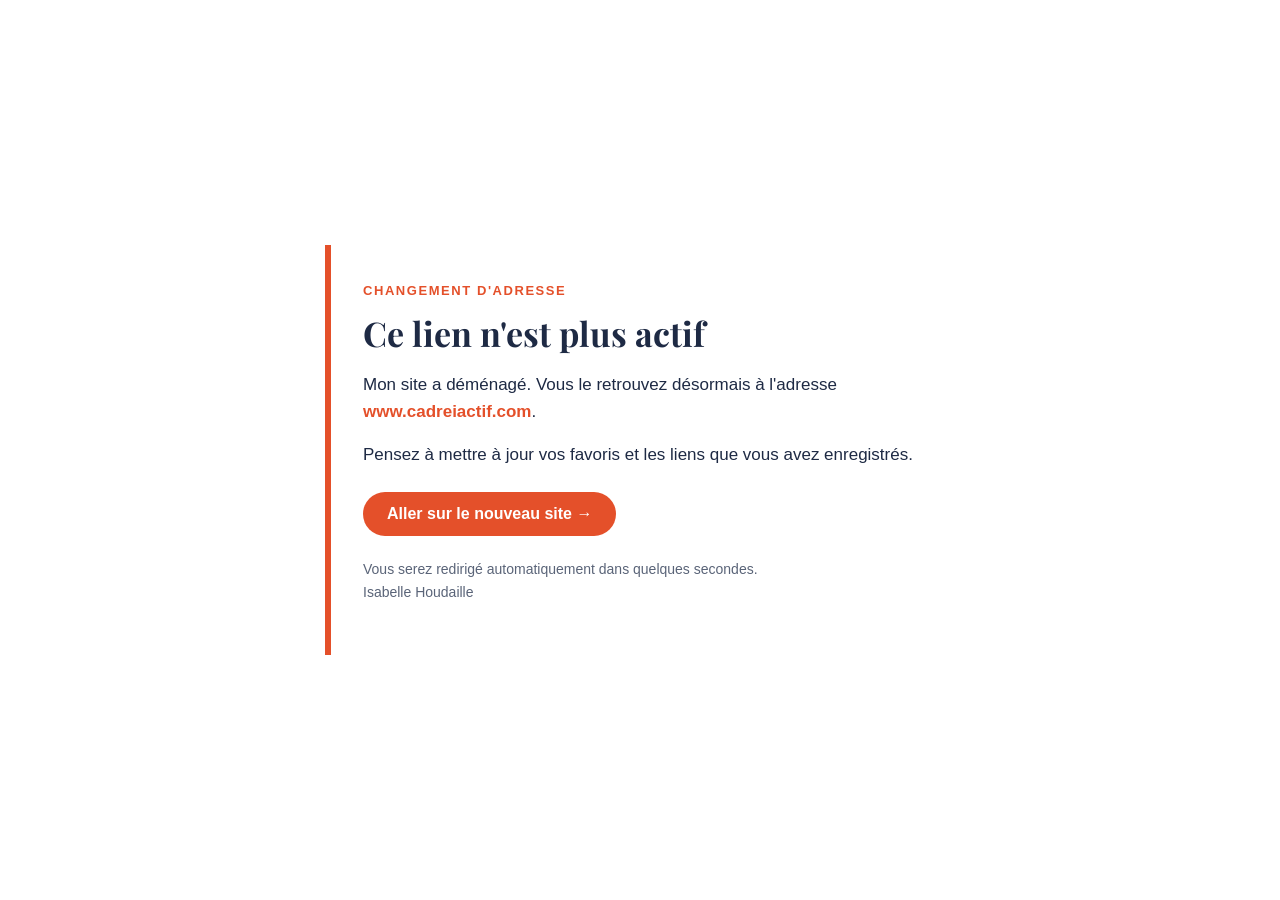
<file: cv-formation-ia/index.html>
<!doctype html>
<html lang="fr">
<head>
<meta charset="utf-8">
<meta name="viewport" content="width=device-width, initial-scale=1">
<title>Nouvelle adresse · Isabelle Houdaille</title>
<meta name="robots" content="noindex">
<link rel="canonical" href="https://www.cadreiactif.com/">
<meta http-equiv="refresh" content="12; url=/">
<link rel="preconnect" href="https://fonts.googleapis.com">
<link href="https://fonts.googleapis.com/css2?family=Playfair+Display:wght@700&display=swap" rel="stylesheet">
<style>
  body { margin: 0; min-height: 100vh; display: flex; align-items: center; justify-content: center;
         background: #ffffff; color: #1e2a44; font-family: -apple-system, "Segoe UI", Roboto, Helvetica, Arial, sans-serif; }
  main { max-width: 560px; margin: 24px 16px; padding: 36px 32px; border-left: 6px solid #e4502a; }
  .tag { font-size: 13px; letter-spacing: .12em; text-transform: uppercase; color: #e4502a; font-weight: 700; margin: 0 0 12px; }
  h1 { font-family: "Playfair Display", Georgia, serif; font-size: 34px; line-height: 1.15; margin: 0 0 18px; }
  p { font-size: 17px; line-height: 1.6; margin: 0 0 16px; }
  .url { font-weight: 700; color: #e4502a; }
  a.btn { display: inline-block; margin-top: 8px; padding: 13px 24px; border-radius: 999px; background: #e4502a;
          color: #ffffff; font-weight: 700; text-decoration: none; }
  a.btn:hover { background: #c4401b; }
  .small { font-size: 14px; color: #5a6478; margin-top: 22px; }
</style>
</head>
<body>
<main>
  <p class="tag">Changement d'adresse</p>
  <h1>Ce lien n'est plus actif</h1>
  <p>Mon site a déménagé. Vous le retrouvez désormais à l'adresse <span class="url">www.cadreiactif.com</span>.</p>
  <p>Pensez à mettre à jour vos favoris et les liens que vous avez enregistrés.</p>
  <a class="btn" href="/">Aller sur le nouveau site →</a>
  <p class="small">Vous serez redirigé automatiquement dans quelques secondes.<br>Isabelle Houdaille</p>
</main>
</body>
</html>
</file>
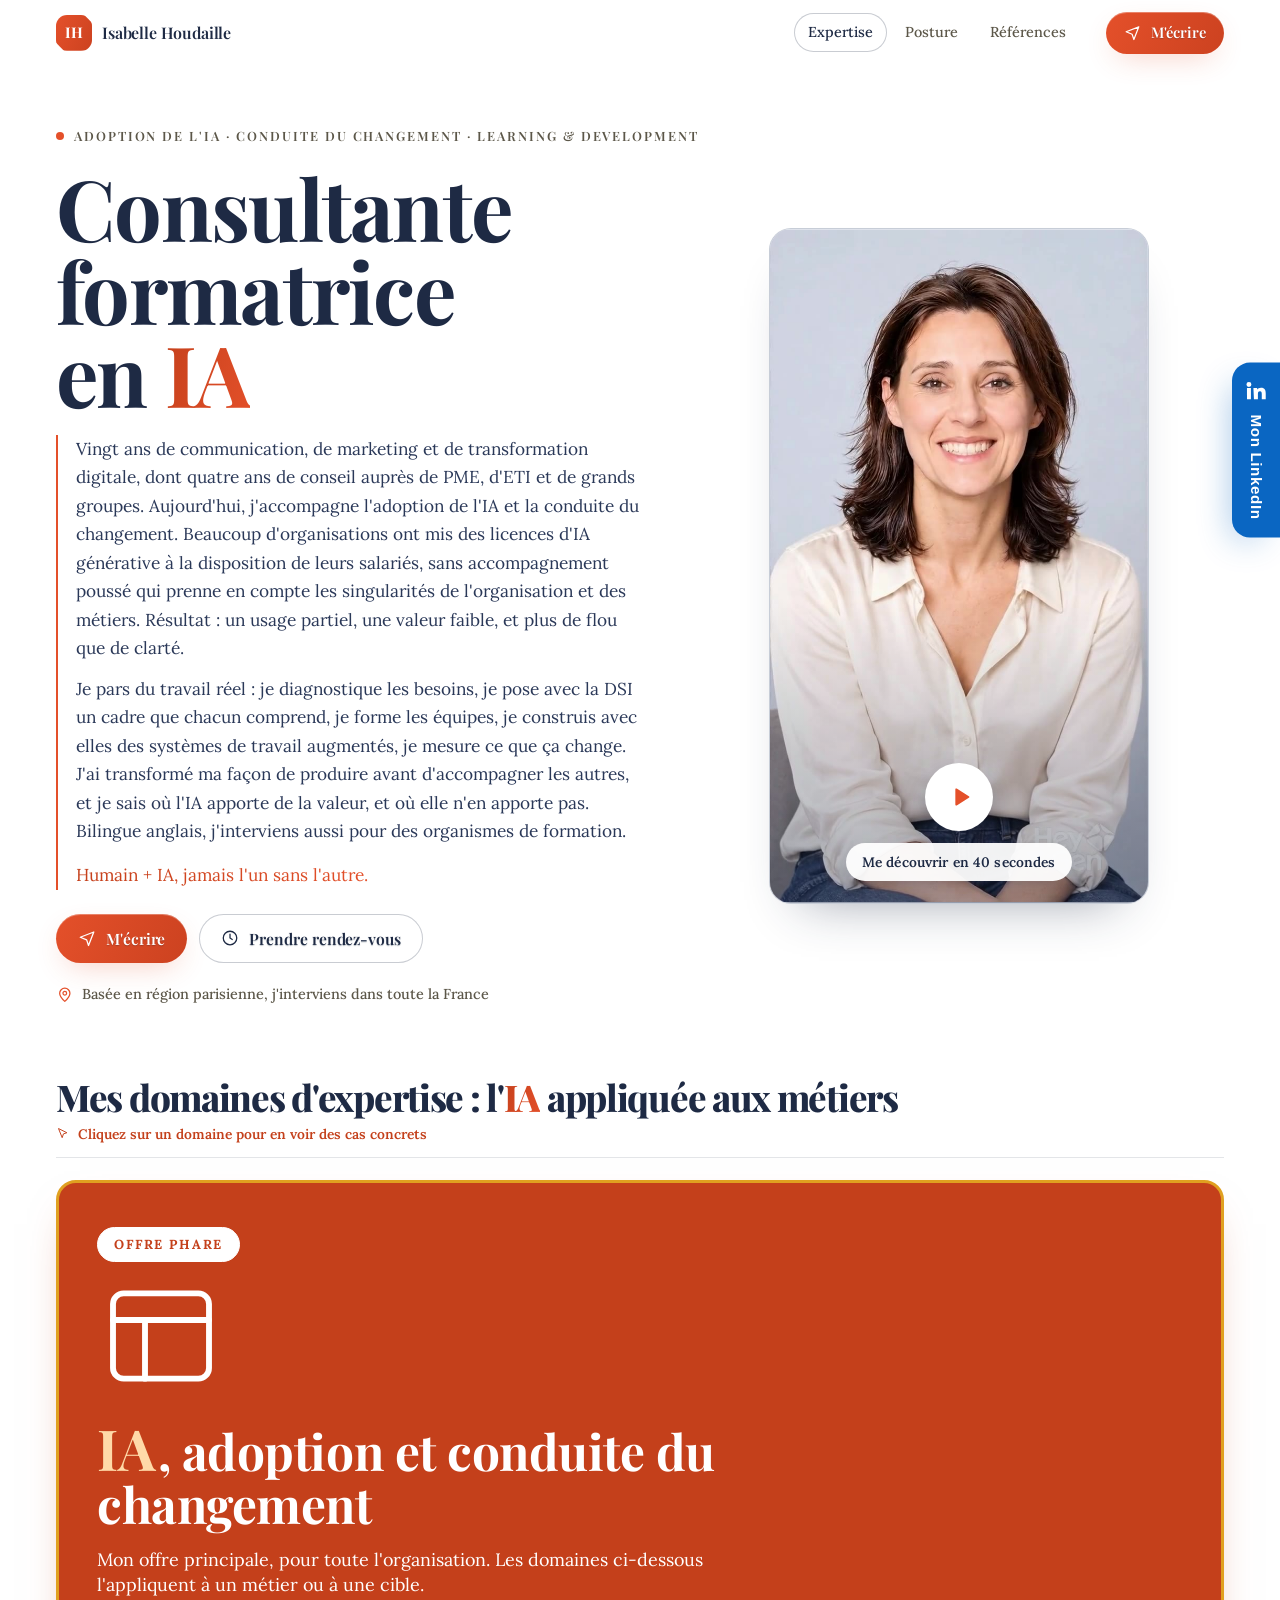
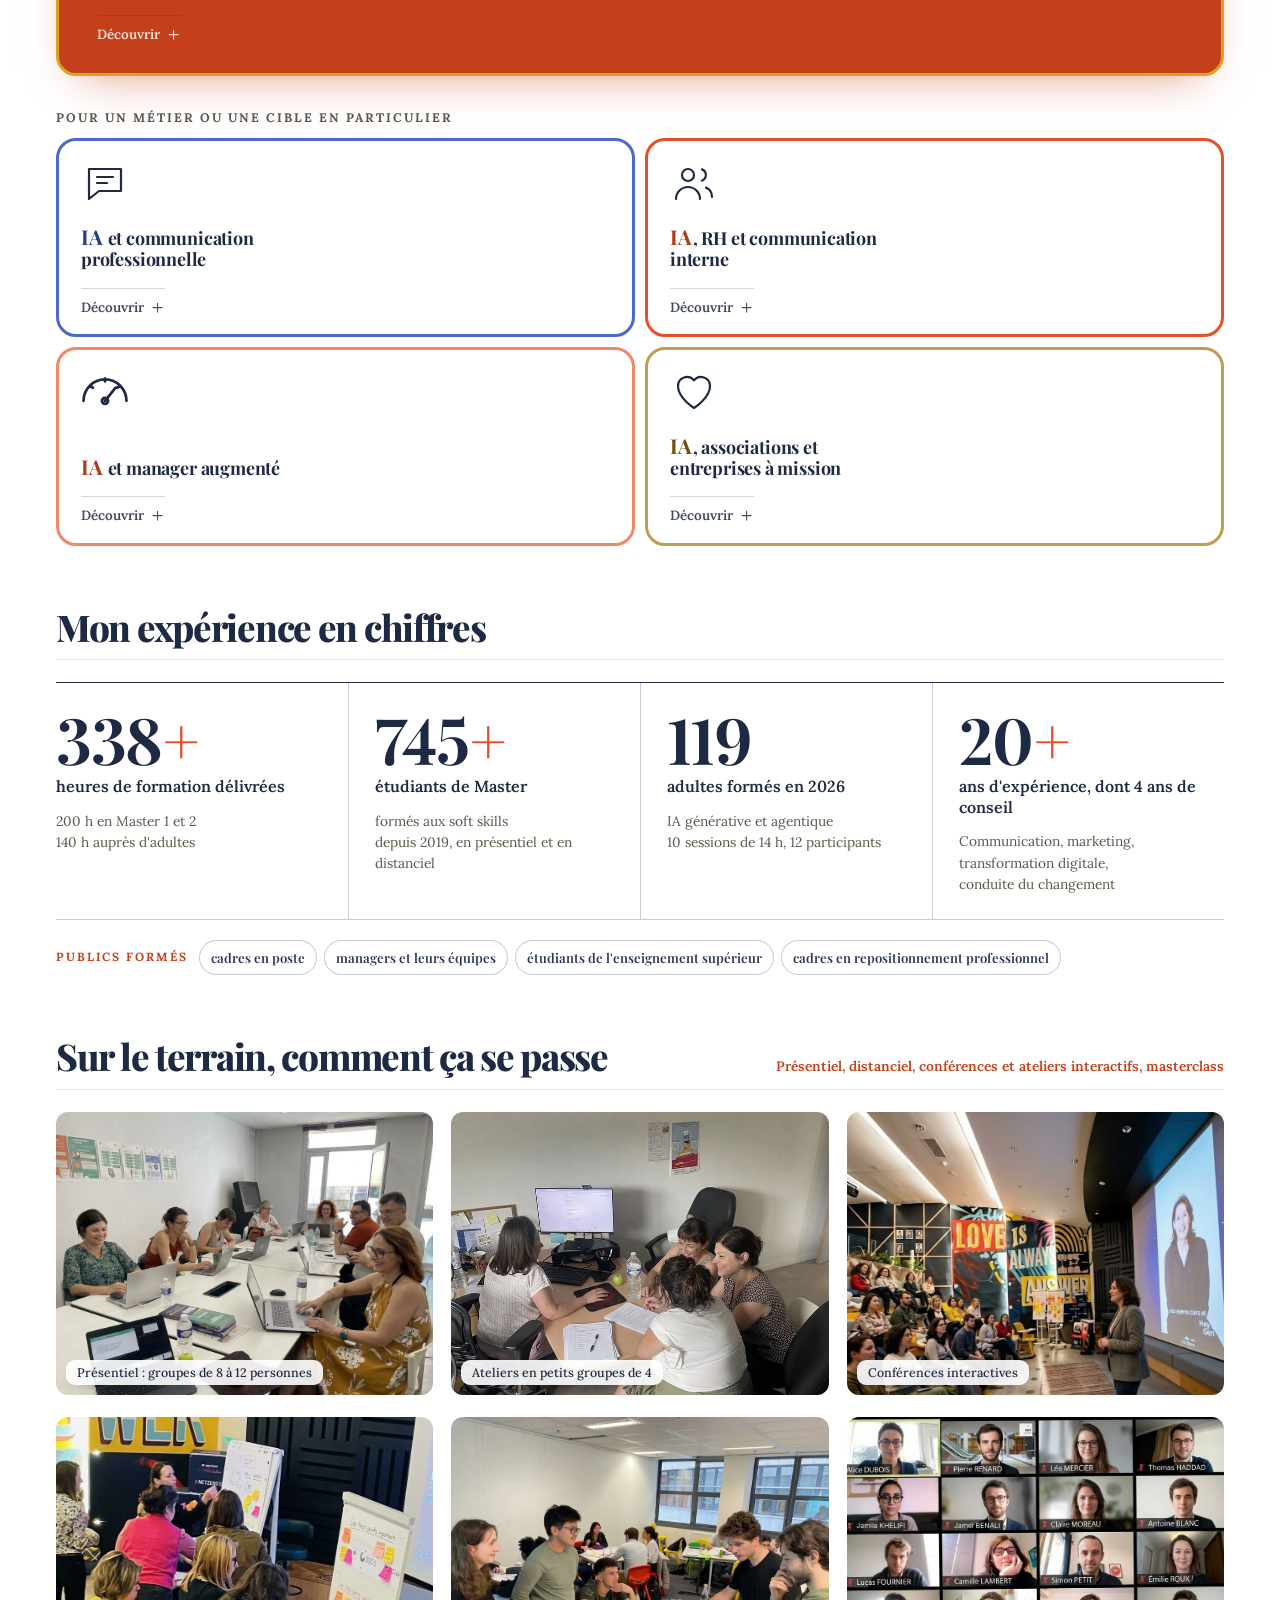
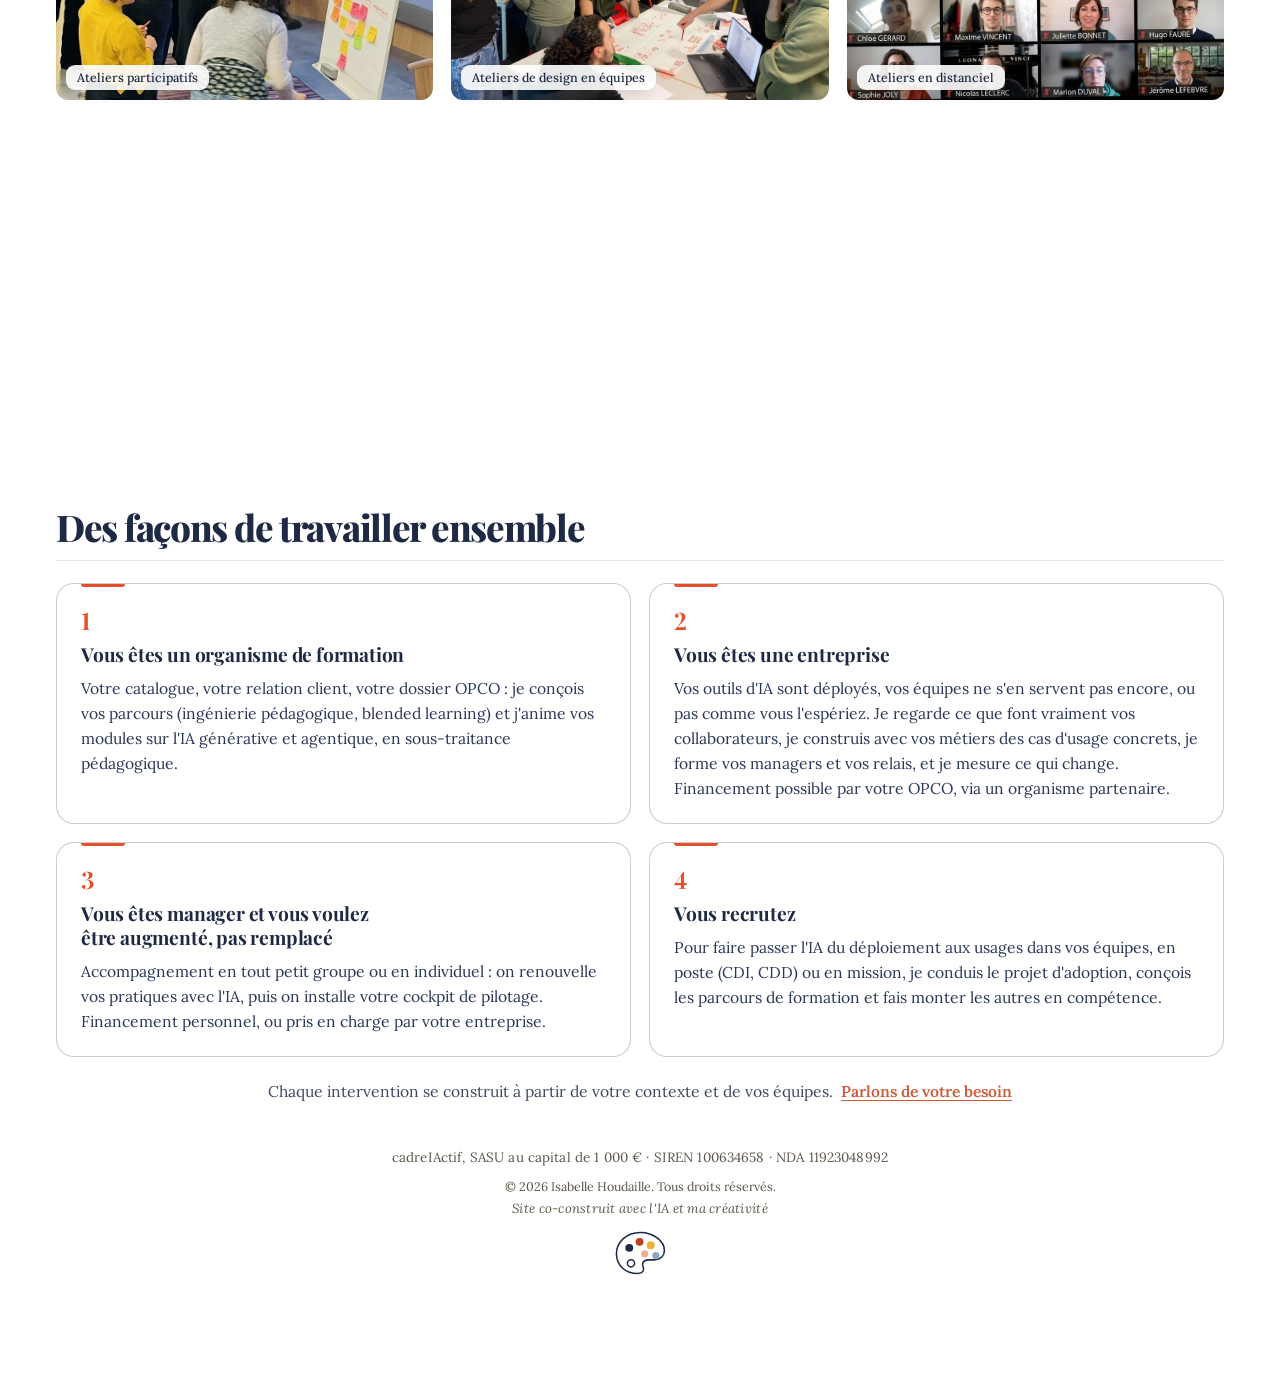
<file: cv/index.html>
<!doctype html>
<html lang="fr">
<head>
<meta charset="utf-8">
<title>Isabelle Houdaille · cadreIActif</title>
<meta name="robots" content="noindex">
<link rel="canonical" href="https://www.cadreiactif.com/">
<meta http-equiv="refresh" content="0; url=/">
<script>location.replace("/" + location.hash);</script>
</head>
<body><p><a href="/">Accéder au site d'Isabelle Houdaille</a></p></body>
</html>
</file>
<file: style.css>
/* Direction artistique : blanc lumineux, encre bleu nuit, touches turquoise et bleu,
   une pointe de rouge (celui du haut de la photo). Sans empattement partout. */

:root {
  /* Palette demandée : accent #E4502A, jaune #F5B63D, crème alt #E7E1D6, avec bleu nuit #1E2A44 et crème #FBF9F5 de la charte */
  --bg: #fbf9f5;
  --bg2: #f3eee5;
  --card: #fffdf9;
  --card2: #ffffff;
  --line: rgba(30, 42, 68, .12);
  --line2: rgba(30, 42, 68, .24);
  --fg: #1e2a44;
  --soft: #2a3858;
  --mut: #5c5749;
  --a1: #e4502a;
  --a2: #f5b63d;
  --a3: #fdf1d8;
  --y: #f5b63d;
  --y2: #f8c867;
  --y3: #fdf1d8;
  --alt: #e7e1d6;
  --acc: #e4502a;
  --accp: #fce3da;
  --nuit: #1e2a44;
  --nuit2: #2a3858;
  --warm: #f5b63d;
  --ink: #1e2a44;
  --txt-a: #c4401b;
  --grad: linear-gradient(115deg, #ec6238 0%, #e4502a 100%);
  --grad-y: linear-gradient(115deg, #f5b63d 0%, #f5b63d 100%);
  --grad-cta: linear-gradient(115deg, #e4502a 0%, #cc4220 100%);
  --grad-t: linear-gradient(110deg, #c4401b 0%, #e4502a 100%);
  --glow: rgba(228, 80, 42, .32);
  --shadow: 0 20px 44px -24px rgba(30, 42, 68, .3);
  --linkedin: #0a66c2;
  --r: 22px;
  color-scheme: light;
}

* { box-sizing: border-box; }
html { scroll-behavior: smooth; -webkit-text-size-adjust: 100%; }
body {
  margin: 0;
  background: var(--bg);
  color: var(--fg);
  font-family: "Lora", Georgia, "Times New Roman", serif; font-variant-numeric: lining-nums;
  font-size: 16px;
  line-height: 1.6;
  position: relative;
  overflow-x: hidden;
}
/* halos et trame de fond */
body::before {
  content: "";
  position: fixed;
  inset: 0;
  z-index: 0;
  pointer-events: none;
  background:
    radial-gradient(60vw 50vw at 88% -8%, color-mix(in srgb, var(--y) 24%, transparent), transparent 62%),
    radial-gradient(55vw 45vw at -8% 38%, color-mix(in srgb, var(--alt) 70%, transparent), transparent 60%),
    radial-gradient(50vw 40vw at 70% 105%, color-mix(in srgb, var(--a1) 9%, transparent), transparent 60%),
    radial-gradient(circle at 1px 1px, var(--line2) 1px, transparent 1.4px) 0 0 / 28px 28px;
  -webkit-mask-image: linear-gradient(#000 0%, #000 60%, rgba(0,0,0,.45) 100%);
  mask-image: linear-gradient(#000 0%, #000 60%, rgba(0,0,0,.45) 100%);
  opacity: .55;
}
body::after {
  content: "";
  position: fixed;
  inset: 0 0 auto;
  height: env(safe-area-inset-top, 0px);
  background: var(--bg);
  z-index: 40;
}
svg { display: block; flex: none; }
img { max-width: 100%; }
button { font: inherit; color: inherit; cursor: pointer; }
a { color: inherit; }
h1, h2, h3, b, .nom, .n { font-family: "Playfair Display", Georgia, "Times New Roman", serif; }
::selection { background: var(--a3); color: var(--fg); }
:focus-visible { outline: 2px solid var(--a2); outline-offset: 3px; border-radius: 8px; }

.gt, em.gt {
  font-style: normal;
  background: var(--grad-t);
  -webkit-background-clip: text;
  background-clip: text;
  color: transparent;
  -webkit-text-fill-color: transparent;
}

/* barre de progression */
#progress {
  position: fixed;
  top: env(safe-area-inset-top, 0px);
  left: 0; right: 0;
  height: 3px;
  background: var(--grad);
  transform-origin: 0 50%;
  transform: scaleX(0);
  z-index: 60;
}

/* ---------- Barre du haut ---------- */
.top {
  position: sticky;
  top: env(safe-area-inset-top, 0px);
  z-index: 45;
  transition: background .3s, border-color .3s, backdrop-filter .3s;
  border-bottom: 1px solid transparent;
}
.top.stuck {
  background: color-mix(in srgb, var(--bg) 78%, transparent);
  -webkit-backdrop-filter: blur(16px) saturate(1.3);
  backdrop-filter: blur(16px) saturate(1.3);
  border-bottom-color: var(--line);
}
.top-in {
  max-width: 1200px;
  margin: 0 auto;
  display: flex;
  align-items: center;
  gap: 18px;
  padding: 12px max(16px, env(safe-area-inset-right, 0px)) 12px max(16px, env(safe-area-inset-left, 0px));
}
.logo {
  display: inline-flex; align-items: center; gap: 10px;
  text-decoration: none; font-family: "Playfair Display", Georgia, "Times New Roman", serif; font-weight: 600; letter-spacing: -.01em;
  white-space: nowrap;
}
.logo span {
  display: grid; place-items: center; width: 36px; height: 36px; border-radius: 11px;
  background: var(--grad-cta); color: #fff; font-weight: 700; font-size: .92rem;
  clip-path: polygon(0 0, 78% 0, 100% 22%, 100% 100%, 22% 100%, 0 78%);
}
.tnav { display: none; margin-left: auto; gap: 4px; }
.tnav a {
  text-decoration: none; font-size: .9rem; font-weight: 500; color: var(--mut);
  padding: 8px 14px; border-radius: 99px; transition: color .2s, background .2s;
}
.tnav a:hover { color: var(--fg); background: var(--card); }
.tnav a.on { color: var(--fg); background: var(--card2); box-shadow: inset 0 0 0 1px var(--line2); }
.top-act { margin-left: auto; display: flex; align-items: center; gap: 10px; }
.logo-b { display: grid; place-items: center; width: 56px; height: 56px; border-radius: 16px; background: var(--grad-cta); color: #fff; font-family: "Playfair Display", Georgia, "Times New Roman", serif; font-weight: 700; font-size: 1.2rem; clip-path: polygon(0 0, 78% 0, 100% 22%, 100% 100%, 22% 100%, 0 78%); flex: none; }
.cp-h { margin: 6px 0 0; font-family: "Playfair Display", Georgia, "Times New Roman", serif; font-weight: 700; font-size: 2.1rem; letter-spacing: -.03em; line-height: 1.05; }

.icon-btn {
  width: 42px; height: 42px; border-radius: 50%;
  display: grid; place-items: center; font-size: 1.15rem;
  border: 1px solid var(--line2); background: var(--card);
  transition: transform .2s, border-color .2s, background .2s;
}
.icon-btn:hover { border-color: var(--a2); background: var(--card2); transform: rotate(18deg); }

/* ---------- Boutons ---------- */
.cta {
  display: inline-flex; align-items: center; justify-content: center; gap: 10px;
  padding: 14px 24px; border: 0; border-radius: 99px; text-decoration: none;
  font-family: "Playfair Display", Georgia, "Times New Roman", serif; font-weight: 600; font-size: 1rem; letter-spacing: -.005em;
  color: #fff; background: var(--grad-cta); text-shadow: 0 1px 1px rgba(0, 30, 50, .25);
  box-shadow: 0 10px 30px -10px var(--glow), inset 0 1px 0 rgba(255, 255, 255, .3);
  transition: transform .2s, box-shadow .2s, filter .2s;
  position: relative; overflow: hidden;
}
.cta svg { font-size: 1.15em; transition: transform .25s; }
.cta:hover { transform: translateY(-2px); box-shadow: 0 16px 36px -10px var(--glow), inset 0 1px 0 rgba(255,255,255,.4); filter: saturate(1.1); }
.cta:hover svg { transform: translateX(3px) rotate(-8deg); }
.cta:active { transform: translateY(0); }
.cta.sm { padding: 9px 18px; font-size: .92rem; }
.cta.alt {
  background: var(--card); color: var(--fg); box-shadow: inset 0 0 0 1px var(--line2);
}
.cta.alt:hover { background: var(--card2); box-shadow: inset 0 0 0 1px var(--a2); }

/* ---------- Mise en page ---------- */
main {
  position: relative; z-index: 1;
  max-width: 1200px; margin: 0 auto;
  padding: 8px max(16px, env(safe-area-inset-right, 0px)) 0 max(16px, env(safe-area-inset-left, 0px));
}
.erreur {
  margin: 40px 0; padding: 24px; border-radius: var(--r);
  border: 1px solid var(--line2); background: var(--card); color: var(--soft);
}

/* ---------- Hero ---------- */
.hero { padding: clamp(14px, 3vw, 36px) 0 8px; }
.hero-grid { display: grid; grid-template-columns: minmax(0, 1.12fr) minmax(0, .88fr); gap: clamp(20px, 4vw, 56px); align-items: center; }
.hero-txt { display: flex; flex-direction: column; align-items: flex-start; gap: 22px; min-width: 0; }
.role {
  display: inline-flex; align-items: center; gap: 10px;
  padding: 8px 16px; border-radius: 99px; border: 1px solid var(--line2); background: var(--card2);
  font-family: "Playfair Display", Georgia, "Times New Roman", serif; font-weight: 600; font-size: .86rem; letter-spacing: .12em; text-transform: uppercase;
}
.role i { width: 10px; height: 10px; border-radius: 50%; background: var(--y); animation: ping 2.2s infinite; }
@keyframes ping { 0% { box-shadow: 0 0 0 0 rgba(245, 182, 61, .55); } 80%, 100% { box-shadow: 0 0 0 12px transparent; } }
.nom {
  margin: 0; font-weight: 700; line-height: .98; letter-spacing: -.045em;
  font-size: clamp(2.9rem, 6.6vw, 5.6rem); text-wrap: balance;
}
.nom small { display: block; margin-top: .12em; font-size: .56em; font-weight: 600; letter-spacing: -.035em; color: var(--fg); }
.profil-texte { margin: 0; max-width: 60ch; color: var(--soft); font-size: clamp(1rem, 1.4vw, 1.08rem); line-height: 1.65; padding-left: 18px; border-left: 4px solid var(--y); }
.expertises { display: flex; flex-direction: column; gap: 10px; max-width: 62ch; }
.expertises .lab { font-family: "Playfair Display", Georgia, "Times New Roman", serif; font-size: .74rem; font-weight: 700; letter-spacing: .18em; text-transform: uppercase; color: var(--txt-a); }
.expertises ul { list-style: none; margin: 0; padding: 0; display: flex; flex-wrap: wrap; gap: 8px; }
.expertises li { padding: 5px 13px; border-radius: 99px; border: 1px solid var(--line2); background: var(--card2); color: var(--soft); font-size: .88rem; font-weight: 500; line-height: 1.35; }

.visuel { --px: 0; --py: 0; position: relative; display: flex; flex-direction: column; align-items: stretch; gap: 14px; min-width: 0; isolation: isolate; }
.visuel .blob {
  position: absolute; z-index: -1; inset: 4% 0 22% 4%; border-radius: 46% 54% 52% 48% / 52% 44% 56% 48%;
  background: radial-gradient(circle at 30% 30%, #fdf1d8, color-mix(in srgb, var(--y) 55%, #fdf1d8));
  transform: translate(calc(var(--px) * -10px), calc(var(--py) * -10px)); transition: transform .3s ease-out;
}
.visuel img {
  display: block; width: 100%; height: auto; aspect-ratio: 1; object-fit: cover; mix-blend-mode: multiply;
  -webkit-mask-image: linear-gradient(180deg, #000 0%, #000 82%, transparent 100%), linear-gradient(90deg, transparent 0%, #000 6%, #000 94%, transparent 100%); -webkit-mask-composite: source-in;
  mask-image: linear-gradient(180deg, #000 0%, #000 82%, transparent 100%), linear-gradient(90deg, transparent 0%, #000 6%, #000 94%, transparent 100%); mask-composite: intersect;
  transform: translate(calc(var(--px) * 6px), calc(var(--py) * 6px)); transition: transform .3s ease-out;
}
.visuel-act { display: flex; flex-wrap: wrap; align-items: center; justify-content: space-between; gap: 10px 14px; }
.metas { display: inline-flex; align-items: center; gap: 8px; font-size: .9rem; font-weight: 500; color: var(--soft); }
.metas svg { color: var(--txt-a); font-size: 1.1rem; }

/* ---------- Titres de section ---------- */
.sec-head { display: flex; flex-wrap: wrap; align-items: baseline; justify-content: space-between; gap: 6px 20px; margin-bottom: 18px; }
.sec-head h2 {
  margin: 0; font-weight: 800; font-size: clamp(1.6rem, 3vw, 2.3rem); letter-spacing: -.035em; line-height: 1.12;
  background: linear-gradient(transparent 66%, color-mix(in srgb, var(--y) 55%, transparent) 66% 92%, transparent 92%); background-repeat: no-repeat; padding: 0 .1em; margin-left: -.1em;
}
.sec-hint { display: inline-flex; align-items: center; gap: 8px; font-size: .86rem; font-weight: 600; color: var(--txt-a); }
.expertise { margin-top: clamp(26px, 4vw, 46px); }
.chiffres { margin-top: clamp(34px, 5vw, 60px); }

/* ---------- Tableau de bord ---------- */
.kpis { display: grid; grid-template-columns: repeat(4, minmax(0, 1fr)); gap: 14px; }
.spot { position: relative; }
.spot::after {
  content: ""; position: absolute; inset: 0; border-radius: inherit; pointer-events: none; opacity: 0; transition: opacity .3s;
  background: radial-gradient(280px circle at var(--mx, 50%) var(--my, 0%), color-mix(in srgb, var(--a1) 20%, transparent), transparent 70%);
}
.spot:hover::after { opacity: 1; }
.kpi {
  display: flex; flex-direction: column; gap: 14px; padding: 22px; border-radius: var(--r); overflow: hidden;
  background: var(--card); border: 1px solid var(--line); min-height: 210px;
  transition: transform .25s, border-color .25s;
}
.kpi:hover { transform: translateY(-4px); border-color: var(--line2); }
.kic {
  position: absolute; top: 18px; right: 18px; width: 38px; height: 38px; display: grid; place-items: center; border-radius: 12px;
  background: color-mix(in srgb, var(--a1) 16%, transparent); color: var(--txt-a); font-size: 1.25rem;
}
.kbody { display: flex; flex-direction: column; gap: 4px; margin-top: 30px; }
.kbody.hours { flex-direction: row; align-items: center; gap: 14px; margin-top: 18px; }
.n {
  font-weight: 700; font-size: clamp(2.2rem, 3.8vw, 3.3rem); line-height: 1; letter-spacing: -.04em; font-variant-numeric: tabular-nums;
  background: var(--grad-t); -webkit-background-clip: text; background-clip: text; color: transparent; -webkit-text-fill-color: transparent;
}
.l { color: var(--soft); font-size: .95rem; line-height: 1.3; }
.ks { margin-top: auto; padding-top: 12px; border-top: 1px dashed var(--line2); color: var(--mut); font-size: .85rem; line-height: 1.5; }
.ks b { color: var(--txt-a); font-weight: 700; }
.donut { width: 84px; height: 84px; flex: none; }
.donut > circle { fill: none; stroke-width: 10; }
.donut .bg { stroke: var(--line); }
.donut .arc { stroke-linecap: round; stroke-dasharray: 0 999; transition: stroke-dasharray 1.4s cubic-bezier(.2, .8, .2, 1) .25s; stroke-dashoffset: var(--o); }
.donut .a1 { stroke: var(--a1); }
.donut .a2 { stroke: var(--a3); }
.go .donut .arc { stroke-dasharray: var(--l) 999; }
.ticks { margin-top: auto; display: flex; align-items: flex-end; gap: 3px; height: 40px; padding-top: 10px; }
.ticks i {
  width: 100%; max-width: 8px; height: var(--h); border-radius: 3px; background: color-mix(in srgb, var(--a2) 75%, transparent);
  transform: scaleY(0); transform-origin: 50% 100%; transition: transform .5s cubic-bezier(.2, .8, .2, 1) calc(var(--k) * 40ms + .3s);
}
.ticks i.plus { background: var(--y); box-shadow: 0 0 12px rgba(245, 182, 61, .5); }
.go .ticks i { transform: scaleY(1); }

.publics { display: flex; flex-wrap: wrap; align-items: center; gap: 8px; margin: 20px 0 0; }
.publics span { font-size: .74rem; text-transform: uppercase; letter-spacing: .16em; color: var(--txt-a); margin-right: 4px; font-weight: 800; white-space: nowrap; }
.publics b { font-weight: 600; font-size: .86rem; padding: 6px 13px; border-radius: 99px; background: var(--card2); border: 1px solid var(--line2); color: var(--soft); white-space: nowrap; }
.publics b, .publics b:nth-of-type(odd) { background: #fff; border-color: var(--line2); }
@media (min-width: 1240px) { .publics { flex-wrap: nowrap; gap: 7px; } .publics b { font-size: .82rem; padding: 6px 11px; } }

/* ---------- Accordéons ---------- */
.accs { display: flex; flex-direction: column; gap: 14px; margin-top: clamp(40px, 6vw, 72px); }
.acc {
  border-radius: 28px; background: var(--card); border: 1px solid var(--line); scroll-margin-top: 84px;
  transition: border-color .25s, background .25s, box-shadow .25s;
  -webkit-backdrop-filter: blur(8px); backdrop-filter: blur(8px);
}
.acc:hover { border-color: var(--line2); }
.acc.open { border-color: color-mix(in srgb, var(--a1) 55%, var(--line)); background: var(--card2); box-shadow: var(--shadow); }
.acc-h {
  width: 100%; display: grid; grid-template-columns: auto minmax(0, 1fr) auto auto; align-items: center; gap: 8px clamp(14px, 2.4vw, 28px);
  padding: clamp(18px, 2.4vw, 26px) clamp(18px, 2.8vw, 32px);
  text-align: left; background: none; border: 0; border-radius: 28px;
}
.an {
  font-family: "Playfair Display", Georgia, "Times New Roman", serif; font-weight: 700; font-size: clamp(1.7rem, 3.4vw, 2.6rem); line-height: 1; letter-spacing: -.04em;
  background: var(--grad-t); -webkit-background-clip: text; background-clip: text; color: transparent; -webkit-text-fill-color: transparent;
}
.at { display: flex; flex-direction: column; gap: 2px; min-width: 0; }
.at b { font-weight: 600; font-size: clamp(1.25rem, 2.6vw, 1.9rem); letter-spacing: -.025em; line-height: 1.15; }
.at small { color: var(--mut); font-size: .95rem; line-height: 1.4; }
.ah { font-size: .76rem; font-weight: 700; letter-spacing: .14em; text-transform: uppercase; color: var(--txt-a); white-space: nowrap; }
.ah-c { display: none; }
.acc.open .ah-o { display: none; }
.acc.open .ah-c { display: inline; }
.ap {
  width: 46px; height: 46px; border-radius: 50%; display: grid; place-items: center; font-size: 1.3rem;
  border: 1px solid var(--line2); background: var(--card); transition: transform .35s cubic-bezier(.3, 1.3, .5, 1), background .25s, color .25s;
}
.acc:not(.open) .ap { animation: ring 2.8s ease-out infinite; }
@keyframes ring { 0% { box-shadow: 0 0 0 0 var(--glow); } 70%, 100% { box-shadow: 0 0 0 14px transparent; } }
.acc-h:hover .ap { background: var(--grad); color: var(--ink); border-color: transparent; }
.acc.open .ap { transform: rotate(135deg); background: var(--grad); color: var(--ink); border-color: transparent; }
.acc-b { display: grid; grid-template-rows: 0fr; transition: grid-template-rows .5s cubic-bezier(.2, .8, .2, 1); }
.acc.open .acc-b { grid-template-rows: 1fr; }
.acc-w { overflow: hidden; min-height: 0; visibility: hidden; transition: visibility 0s .5s; }
.acc.open .acc-w { visibility: visible; transition-delay: 0s; }
.acc-in { padding: 4px clamp(18px, 2.8vw, 32px) clamp(22px, 3vw, 34px); }

/* ---------- Ma valeur ajoutée ---------- */
.lead { margin: 0 0 16px; max-width: 70ch; color: var(--soft); font-size: 1.05rem; }
.hint {
  display: inline-flex; align-items: center; gap: 10px; margin: 0 0 20px; padding: 8px 16px 8px 8px; border-radius: 99px;
  background: color-mix(in srgb, var(--a1) 14%, transparent); border: 1px dashed color-mix(in srgb, var(--a1) 60%, transparent);
  color: var(--soft); font-size: .92rem; font-weight: 500;
}
.hand-ic { display: grid; place-items: center; width: 30px; height: 30px; border-radius: 50%; background: var(--grad-y); color: var(--ink); font-size: 1rem; animation: tap 1.8s ease-in-out infinite; }
@keyframes tap { 0%, 100% { transform: translate(0, 0); } 50% { transform: translate(3px, 4px) scale(.92); } }
.tiles { display: grid; grid-template-columns: repeat(3, minmax(0, 1fr)); gap: 16px; }
.c-acc   { --tb: #e4502a; --tf: #ffffff; --st: #1e2a44; --f1: #f5b63d; --f2: #ffffff; --f3: #fdf1d8; --fw: #ffffff; }
.c-jaune { --tb: #f5b63d; --tf: #1e2a44; --st: #1e2a44; --f1: #e4502a; --f2: #ffffff; --f3: #fdf1d8; --fw: #fdf1d8; }
.c-nuit  { --tb: #1e2a44; --tf: #ffffff; --st: #ffffff; --f1: #e4502a; --f2: #f5b63d; --f3: #e7e1d6; --fw: #2a3858; }
.c-alt   { --tb: #e7e1d6; --tbd: #bdb5a4; --tf: #1e2a44; --st: #1e2a44; --f1: #f5b63d; --f2: #ffffff; --f3: #e4502a; --fw: #ffffff; }
.c-accp  { --tb: #fce3da; --tbd: #e4502a; --tf: #1e2a44; --st: #1e2a44; --f1: #e4502a; --f2: #ffffff; --f3: #f5b63d; --fw: #ffffff; }
.c-jp    { --tb: #fdf1d8; --tbd: #f5b63d; --tf: #1e2a44; --st: #1e2a44; --f1: #f5b63d; --f2: #ffffff; --f3: #e4502a; --fw: #ffffff; }
.tile {
  position: relative; display: flex; flex-direction: column; align-items: flex-start; gap: 10px; text-align: left; padding: 20px 20px 18px; min-height: 250px;
  border-radius: 24px; background: var(--tb); color: var(--tf); border: 0; overflow: hidden; isolation: isolate;
  box-shadow: 0 14px 30px -20px rgba(20, 40, 70, .5);
  transition: transform .3s cubic-bezier(.2, .8, .2, 1), box-shadow .3s;
}
.tile::after { content: ""; position: absolute; z-index: -1; right: -40px; top: -40px; width: 150px; height: 150px; border-radius: 50%; background: rgba(255, 255, 255, .16); }
.tile.c-accp { box-shadow: inset 0 0 0 3px #e4502a, 0 14px 30px -20px rgba(30, 42, 68, .4); }
.tile.c-jp { box-shadow: inset 0 0 0 3px #f5b63d, 0 14px 30px -20px rgba(30, 42, 68, .4); }
.tile.c-alt { box-shadow: inset 0 0 0 3px #bdb5a4, 0 14px 30px -20px rgba(30, 42, 68, .4); }
.tile:hover { transform: translateY(-6px) rotate(-.4deg); box-shadow: 0 24px 40px -20px rgba(20, 40, 70, .55); }
.tile[aria-selected="true"] { transform: translateY(-3px); box-shadow: 0 0 0 4px #fff, 0 0 0 7px var(--tb), 0 22px 40px -18px rgba(20, 40, 70, .55); }
.t-ill { position: absolute; z-index: -1; right: 8px; bottom: 8px; width: 62%; max-width: 190px; transition: transform .4s cubic-bezier(.2, .8, .2, 1); }
.t-ill svg { width: 100%; height: auto; }
.tile:hover .t-ill { transform: scale(1.08) rotate(-3deg); }
.s { fill: none; stroke: var(--st); stroke-width: 3.2; stroke-linecap: round; stroke-linejoin: round; }
.s.f1, .f1 { fill: var(--f1); } .s.f2, .f2 { fill: var(--f2); } .s.f3, .f3 { fill: var(--f3); } .s.fw, .fw { fill: var(--fw); }
.t-top { width: 100%; display: flex; justify-content: space-between; align-items: center; }
.plus { position: relative; width: 34px; height: 34px; border-radius: 50%; background: rgba(255, 255, 255, .92); color: #1e2a44; display: grid; place-items: center; font-size: 1.05rem; transition: background .25s, transform .3s; }
.plus > span { position: absolute; display: grid; place-items: center; transition: opacity .2s, transform .3s; }
.plus .p2 { opacity: 0; transform: scale(.4); }
.tile:hover .plus { transform: rotate(90deg); }
.tile[aria-selected="true"] .plus { background: var(--y); }
.tile.c-jaune[aria-selected="true"] .plus { background: #1e2a44; color: #f5b63d; }
.tile.c-acc[aria-selected="true"] .plus { background: #1e2a44; color: #fff; }
.tile[aria-selected="true"] .p1 { opacity: 0; transform: scale(.4) rotate(90deg); }
.tile[aria-selected="true"] .p2 { opacity: 1; transform: none; }
.t-num { font-family: "Playfair Display", Georgia, "Times New Roman", serif; font-size: .8rem; letter-spacing: .2em; font-weight: 800; opacity: .75; }
.t-title { font-family: "Playfair Display", Georgia, "Times New Roman", serif; font-weight: 800; font-size: clamp(1.25rem, 2vw, 1.55rem); letter-spacing: -.03em; line-height: 1.12; max-width: 13em; margin-top: 2px; }
.iab { display: inline-block; padding: 0 .28em; margin-right: .08em; border-radius: .3em; background: var(--y); color: #1e2a44; transform: rotate(-3deg); }
.c-jaune .iab { background: #1e2a44; color: #f5b63d; }
.c-nuit .iab, .c-acc .iab { background: var(--y); color: #1e2a44; }
.t-go { margin-top: auto; padding-top: 6px; display: inline-flex; align-items: center; gap: 8px; font-size: .86rem; font-weight: 700; color: var(--tf); }
.t-go svg { transition: transform .25s; }
.tile:hover .t-go svg { transform: translateX(5px); }
.go-on { display: none; }
.tile[aria-selected="true"] .go-off { display: none; }
.tile[aria-selected="true"] .go-on { display: inline; }

.panel {
  --notch: 50%;
  position: relative; margin-top: 24px; display: grid; grid-template-columns: minmax(0, 1fr) minmax(0, 1.05fr); gap: clamp(20px, 3vw, 40px);
  padding: clamp(22px, 3vw, 36px); border-radius: 26px; background: var(--card2); border: 3px solid var(--tbd, var(--tb));
  box-shadow: 0 24px 44px -28px rgba(20, 40, 70, .45); animation: rise .45s cubic-bezier(.2, .8, .2, 1) both;
}
.panel[hidden] { display: none; }
.panel::before {
  content: ""; position: absolute; top: -12px; left: var(--notch); width: 20px; height: 20px; transform: translateX(-50%) rotate(45deg);
  background: var(--tbd, var(--tb)); border-radius: 4px; transition: left .35s cubic-bezier(.2, .8, .2, 1);
}
@keyframes rise { from { opacity: 0; transform: translateY(14px); } to { opacity: 1; transform: none; } }
.p-left, .p-right { min-width: 0; }
.p-left { display: flex; flex-direction: column; gap: 12px; align-items: flex-start; }
.p-ill { width: 150px; padding: 14px; border-radius: 22px; background: var(--tb); }
.p-ill svg { width: 100%; height: auto; }
.p-left h3 { margin: 6px 0 0; font-weight: 800; font-size: clamp(1.6rem, 3vw, 2.2rem); letter-spacing: -.035em; line-height: 1.08; }
.p-left h3 .iab { transform: rotate(-3deg); }
.p-left .acc2 { margin: 0; color: var(--txt-a); font-weight: 700; font-size: 1.05rem; }
.p-left .d { margin: 0; color: var(--soft); max-width: 58ch; }
.swap { animation: rise .5s cubic-bezier(.2, .8, .2, 1) both; }
.p-left .acc2.swap { animation-delay: .05s; }
.p-left .d.swap { animation-delay: .1s; }
.cas-title { font-size: .78rem; font-weight: 800; letter-spacing: .16em; text-transform: uppercase; color: var(--txt-a); margin: 0 0 12px; font-family: "Playfair Display", Georgia, "Times New Roman", serif; }
.res { list-style: none; margin: 0 0 22px; padding: 0; display: grid; gap: 10px; }
.res li { box-shadow: inset 0 0 0 2px var(--tbd, transparent); display: grid; grid-template-columns: minmax(0, 13.5em) minmax(0, 1fr); gap: 4px 16px; align-items: center; padding: 12px 16px; border-radius: 16px; background: var(--tb); color: var(--tf); animation: rise .5s cubic-bezier(.2, .8, .2, 1) both; }
.res li:nth-child(2) { animation-delay: .05s; } .res li:nth-child(3) { animation-delay: .1s; }
.res li b { font-family: "Playfair Display", Georgia, "Times New Roman", serif; font-weight: 800; font-size: clamp(1.15rem, 1.9vw, 1.5rem); letter-spacing: -.035em; line-height: 1.05; white-space: nowrap; }
.res li span { font-size: .93rem; line-height: 1.38; font-weight: 500; }
.cas { list-style: none; margin: 0; padding: 0; display: flex; flex-direction: column; gap: 8px; }
.cas li {
  position: relative; padding: 11px 14px 11px 42px; border-radius: 14px; background: var(--card); border: 1px solid var(--line);
  color: var(--soft); font-size: .95rem; line-height: 1.45; animation: rise .5s cubic-bezier(.2, .8, .2, 1) both; transition: transform .2s, border-color .2s;
}
.cas li:nth-child(2) { animation-delay: .05s; } .cas li:nth-child(3) { animation-delay: .1s; } .cas li:nth-child(4) { animation-delay: .15s; }
.cas li:nth-child(5) { animation-delay: .2s; } .cas li:nth-child(6) { animation-delay: .25s; }
.cas li:hover { transform: translateX(5px); border-color: var(--tbd, var(--tb)); }
.cas li::before {
  content: ""; position: absolute; left: 14px; top: 14px; width: 16px; height: 16px; border-radius: 5px; background: var(--tbd, var(--tb));
  clip-path: polygon(0 0, 70% 0, 100% 30%, 100% 100%, 30% 100%, 0 70%);
}
.ic { width: 48px; height: 48px; border-radius: 14px; display: grid; place-items: center; color: var(--txt-a); background: color-mix(in srgb, var(--a1) 15%, transparent); }
.ic svg { width: 26px; height: 26px; }

/* ---------- Posture ---------- */
.flow { padding: clamp(18px, 2.6vw, 28px); border-radius: 22px; background: var(--card); border: 1px solid var(--line); }
.flow-head { display: flex; flex-wrap: wrap; align-items: center; gap: 8px 12px; font-family: "Playfair Display", Georgia, "Times New Roman", serif; font-weight: 600; font-size: 1.15rem; margin-bottom: 20px; }
.live { width: 10px; height: 10px; border-radius: 50%; background: var(--warm); animation: ping 2.2s infinite; }
.flow-hint { margin-left: auto; display: inline-flex; align-items: center; gap: 8px; font-size: .84rem; font-weight: 500; color: var(--txt-a); }
.steps { list-style: none; margin: 0; padding: 0; display: grid; grid-template-columns: repeat(3, minmax(0, 1fr)); gap: 18px; }
.step {
  position: relative; display: flex; flex-direction: column; gap: 10px; padding: 22px; border-radius: 20px; cursor: pointer;
  background: var(--card); border: 1px solid var(--line); transition: transform .3s, border-color .3s, background .3s, box-shadow .3s;
}
.step:not(:last-child)::after {
  content: ""; position: absolute; right: -19px; top: 44px; width: 20px; height: 2px; background: var(--line2);
}
.step .badge { width: 52px; height: 52px; font-size: 1.5rem; transition: background .3s, color .3s, transform .3s; }
.step .who { font-size: .76rem; font-weight: 700; letter-spacing: .16em; text-transform: uppercase; color: var(--mut); }
.step b { font-size: 1.2rem; letter-spacing: -.02em; line-height: 1.2; display: block; margin-top: 2px; }
.step p { margin: 0; color: var(--mut); font-size: .93rem; line-height: 1.5; }
.step .sn { position: absolute; right: 16px; top: 8px; font-family: "Playfair Display", Georgia, "Times New Roman", serif; font-weight: 700; font-size: 3.6rem; line-height: 1; color: var(--line); letter-spacing: -.05em; }
.step.on {
  transform: translateY(-6px); border-color: transparent;
  background: linear-gradient(var(--bg2), var(--bg2)) padding-box, var(--grad) border-box; box-shadow: 0 22px 44px -22px var(--glow);
}
.step.on .badge { background: var(--grad); color: var(--ink); transform: scale(1.06) rotate(-4deg); }
.step.on p { color: var(--soft); }
.step.on .who { color: var(--txt-a); }
.step.on .sn { color: color-mix(in srgb, var(--a1) 35%, transparent); }
.badge {
  display: grid; place-items: center; width: 40px; height: 40px; border-radius: 50%; flex: none; font-size: 1.2rem;
  background: color-mix(in srgb, var(--a1) 15%, transparent); color: var(--txt-a);
}
.flow-foot { display: flex; flex-wrap: wrap; justify-content: space-between; align-items: center; gap: 10px 20px; margin-top: 22px; padding-top: 18px; border-top: 1px dashed var(--line2); }
.flow-foot span { font-family: "Playfair Display", Georgia, "Times New Roman", serif; font-weight: 600; font-size: 1.1rem; letter-spacing: -.01em; }
.flow-foot a { display: inline-flex; align-items: center; gap: 8px; color: var(--txt-a); font-weight: 600; text-decoration: none; font-size: .95rem; }
.flow-foot a:hover { text-decoration: underline; text-underline-offset: 4px; }
.flow-foot a svg { animation: nudge 1.6s ease-in-out infinite; }
@keyframes nudge { 0%, 100% { transform: translateY(0); } 50% { transform: translateY(4px); } }

/* ---------- Impact mesuré ---------- */
.roi { display: flex; flex-direction: column; gap: 6px; }
.roi-top { display: flex; flex-wrap: wrap; align-items: flex-end; justify-content: space-between; gap: 14px 28px; }
.roi-top h3 { margin: 0 0 4px; font-weight: 700; font-size: clamp(1.3rem, 2.6vw, 1.8rem); letter-spacing: -.025em; line-height: 1.15; }
.roi-top p { margin: 0; color: var(--mut); max-width: 56ch; }
.big { display: flex; flex-direction: column; align-items: flex-end; min-width: 0; }
#roi-val {
  font-family: "Playfair Display", Georgia, "Times New Roman", serif; font-weight: 700; font-size: clamp(3.2rem, 8vw, 5.6rem); line-height: .95; letter-spacing: -.05em; font-variant-numeric: tabular-nums;
  background: var(--grad-t); -webkit-background-clip: text; background-clip: text; color: transparent; -webkit-text-fill-color: transparent;
}
.big small { color: var(--soft); font-size: .9rem; font-weight: 500; }
.bar { height: 16px; border-radius: 99px; background: var(--card2); border: 1px solid var(--line); overflow: hidden; margin: 18px 0 4px; }
.bar i { display: block; width: 100%; height: 100%; background: var(--grad); transform-origin: 0 50%; border-radius: 99px; transition: transform .12s linear; }
.slider { margin-top: 10px; }
.slider-labels { display: flex; justify-content: space-between; gap: 12px; font-size: .86rem; color: var(--mut); font-weight: 500; flex-wrap: wrap; }
.range-wrap { position: relative; margin: 10px 0 40px; }
#roi-range { -webkit-appearance: none; appearance: none; width: 100%; height: 34px; background: transparent; margin: 0; cursor: grab; }
#roi-range:active { cursor: grabbing; }
#roi-range::-webkit-slider-runnable-track { height: 8px; border-radius: 99px; background: linear-gradient(90deg, var(--line2), color-mix(in srgb, var(--a1) 70%, transparent)); }
#roi-range::-moz-range-track { height: 8px; border-radius: 99px; background: linear-gradient(90deg, var(--line2), color-mix(in srgb, var(--a1) 70%, transparent)); }
#roi-range::-webkit-slider-thumb { -webkit-appearance: none; width: 32px; height: 32px; margin-top: -12px; border-radius: 50%; background: var(--grad); border: 4px solid var(--bg); box-shadow: 0 0 0 2px var(--a2), 0 8px 20px -4px var(--glow); }
#roi-range::-moz-range-thumb { width: 24px; height: 24px; border-radius: 50%; background: var(--a1); border: 4px solid var(--bg); box-shadow: 0 0 0 2px var(--a2), 0 8px 20px -4px var(--glow); }
.slide-hint {
  position: absolute; left: 0; top: 100%; margin-top: 2px; display: inline-flex; align-items: center; gap: 8px;
  font-size: .82rem; font-weight: 600; color: var(--txt-a); transition: opacity .3s; animation: slide 1.6s ease-in-out infinite;
}
.slide-hint.gone { opacity: 0; pointer-events: none; }
@keyframes slide { 0%, 100% { transform: translateX(0); } 50% { transform: translateX(12px); } }
.agent {
  padding: 16px 20px; border-radius: 18px; background: color-mix(in srgb, var(--a1) 11%, transparent); border: 1px solid color-mix(in srgb, var(--a1) 35%, transparent); color: var(--soft);
}
.agent b { display: block; margin-bottom: 4px; font-size: .78rem; letter-spacing: .16em; text-transform: uppercase; color: var(--txt-a); }
.chips { display: grid; grid-template-columns: repeat(3, minmax(0, 1fr)); gap: 14px; margin-top: 14px; }
.chip { display: flex; flex-direction: column; gap: 4px; padding: 18px; border-radius: 18px; background: var(--card); border: 1px solid var(--line); }
.chip b { font-weight: 700; font-size: 1.15rem; letter-spacing: -.02em; line-height: 1.2; color: var(--fg); }
.chip span { color: var(--mut); font-size: .88rem; }
.ba { display: flex; flex-direction: column; gap: 6px; margin-top: 10px; }
.ba i { display: block; height: 8px; border-radius: 99px; }
.ba .b1 { width: 100%; background: var(--line2); }
.ba .b2 { width: 0; background: var(--grad); transition: width 1.1s cubic-bezier(.2, .8, .2, 1) .45s; }
.acc.open .ba .b2 { width: var(--w); }

/* ---------- Réalisations ---------- */
.rcards { display: grid; grid-template-columns: repeat(3, minmax(0, 1fr)); gap: 14px; }
.rcard {
  display: flex; flex-direction: column; text-align: left; border-radius: 20px; background: var(--card); border: 1px solid var(--line); overflow: hidden; padding: 0;
  transition: transform .25s, border-color .25s, box-shadow .25s;
}
.rcard:hover { transform: translateY(-5px); border-color: var(--a1); box-shadow: 0 18px 40px -22px var(--glow); }
.rcard[aria-selected="true"] { border-color: var(--a1); box-shadow: 0 0 0 2px var(--a1), 0 18px 44px -20px var(--glow); }
.rimg { display: block; aspect-ratio: 3 / 4; overflow: hidden; background: var(--bg2); border-bottom: 1px solid var(--line); }
.rimg img { width: 100%; height: 100%; object-fit: cover; object-position: 50% 30%; display: block; transition: transform .5s; }
.rcard:hover .rimg img { transform: scale(1.04); }
.rbody { display: flex; flex-direction: column; gap: 8px; padding: 16px 18px 18px; flex: 1; }
.rcard .go-on { display: none; }
.rcard[aria-selected="true"] .go-off { display: none; }
.rcard[aria-selected="true"] .go-on { display: inline; }
.rcard .t-go svg { transition: transform .25s; }
.rcard:hover .t-go svg { transform: translateX(5px); }

.rpanel {
  --notch: 50%; position: relative; margin-top: 22px; display: grid; grid-template-columns: minmax(0, .9fr) minmax(0, 1.1fr); gap: clamp(20px, 3vw, 38px); align-items: start;
  padding: clamp(20px, 3vw, 32px); border-radius: 24px; background: linear-gradient(135deg, color-mix(in srgb, var(--a1) 11%, var(--bg2)), var(--bg2) 60%);
  border: 1px solid color-mix(in srgb, var(--a1) 50%, var(--line)); animation: rise .45s cubic-bezier(.2, .8, .2, 1) both;
}
.rpanel[hidden] { display: none; }
.rpanel::before {
  content: ""; position: absolute; top: -9px; left: var(--notch); width: 16px; height: 16px; transform: translateX(-50%) rotate(45deg);
  background: color-mix(in srgb, var(--a1) 14%, var(--bg2)); border-left: 1px solid color-mix(in srgb, var(--a1) 50%, var(--line)); border-top: 1px solid color-mix(in srgb, var(--a1) 50%, var(--line));
}
.rfig { margin: 0; border-radius: 18px; overflow: hidden; border: 1px solid var(--line); background: var(--card2); min-width: 0; }
.rfig { max-width: 420px; justify-self: center; width: 100%; }
.rfig img { display: block; width: 100%; height: auto; aspect-ratio: 3 / 4; object-fit: cover; object-position: 50% 30%; }
.rtxt { display: flex; flex-direction: column; gap: 12px; min-width: 0; }
.rtxt h3 { margin: 0; font-weight: 700; font-size: clamp(1.35rem, 2.6vw, 1.85rem); letter-spacing: -.03em; line-height: 1.15; }
.rtxt .org { margin: -6px 0 0; }
.rtxt p { margin: 0; color: var(--soft); }
.rpts { list-style: none; margin: 0; padding: 0; display: flex; flex-direction: column; gap: 8px; }
.rpts li { position: relative; padding: 10px 14px 10px 38px; border-radius: 14px; background: var(--card2); border: 1px solid var(--line); color: var(--soft); font-size: .94rem; line-height: 1.45; }
.rpts li::before { content: ""; position: absolute; left: 14px; top: 14px; width: 14px; height: 14px; border-radius: 4px; background: var(--grad); clip-path: polygon(0 0, 70% 0, 100% 30%, 100% 100%, 30% 100%, 0 70%); }
.rkpi { display: flex; flex-direction: column; gap: 4px; padding: 16px 18px; border-radius: 16px; background: var(--card2); border: 1px solid color-mix(in srgb, var(--a1) 40%, var(--line)); }
.rkpi b { font-family: "Playfair Display", Georgia, "Times New Roman", serif; font-weight: 700; font-size: clamp(1.8rem, 3.6vw, 2.5rem); letter-spacing: -.04em; line-height: 1; background: var(--grad-t); -webkit-background-clip: text; background-clip: text; color: transparent; -webkit-text-fill-color: transparent; }
.rkpi > span { color: var(--mut); font-size: .92rem; }
.rtxt .roi { padding: 16px 18px 6px; border-radius: 16px; background: var(--card2); border: 1px solid color-mix(in srgb, var(--a1) 40%, var(--line)); }
.roi .rl { font-size: .78rem; font-weight: 700; letter-spacing: .14em; text-transform: uppercase; color: var(--txt-a); max-width: 22ch; }
.roi #roi-val { font-size: clamp(2.6rem, 5vw, 3.6rem); }
.roi .range-wrap { margin-bottom: 30px; }

/* ---------- Galeries du parcours ---------- */
.gal { display: grid; grid-template-columns: repeat(auto-fit, minmax(220px, 1fr)); gap: 12px; margin-top: 18px; }
.gal.n2 { grid-template-columns: repeat(2, minmax(0, 1fr)); }
.gal.n3 { grid-template-columns: repeat(3, minmax(0, 1fr)); }
.gal figure { margin: 0; position: relative; border-radius: 18px; overflow: hidden; border: 3px solid #fff; box-shadow: 0 14px 28px -16px rgba(20, 40, 70, .5); background: var(--bg2); aspect-ratio: 4 / 3; }
.gal figure:nth-child(odd) { transform: rotate(-.8deg); } .gal figure:nth-child(even) { transform: rotate(.8deg); }
.gal img { width: 100%; height: 100%; object-fit: cover; display: block; transition: transform .5s; }
.gal figure:hover img { transform: scale(1.05); }
.gal figcaption { position: absolute; left: 8px; bottom: 8px; right: 8px; padding: 5px 10px; border-radius: 99px; width: fit-content; max-width: 100%; background: rgba(255, 255, 255, .95); color: var(--fg); font-size: .8rem; font-weight: 600; line-height: 1.3; }

/* ---------- Parcours ---------- */
.timeline { position: relative; display: flex; flex-direction: column; gap: 16px; padding-left: 30px; }
.timeline::before { content: ""; position: absolute; left: 7px; top: 12px; bottom: 12px; width: 2px; background: linear-gradient(var(--a1), var(--a3) 60%, transparent); border-radius: 2px; }
.job { padding: 22px 24px; border-radius: 20px; background: var(--card); border: 1px solid var(--line); transition: transform .25s, border-color .25s; }
.job:hover { transform: translateX(4px); border-color: var(--line2); }
.job::before { content: ""; position: absolute; left: -30px; top: 28px; width: 16px; height: 16px; border-radius: 5px; background: var(--grad); border: 3px solid var(--bg); box-shadow: 0 0 0 1px var(--a2); transform: rotate(45deg); }
.job-head { display: flex; flex-wrap: wrap; justify-content: space-between; align-items: flex-start; gap: 8px 16px; margin-bottom: 12px; }
.job h3 { margin: 0; font-weight: 600; font-size: 1.2rem; letter-spacing: -.02em; line-height: 1.25; }
.org { color: var(--txt-a); font-weight: 600; font-size: .95rem; margin-top: 2px; }
.per { padding: 5px 14px; border-radius: 99px; background: var(--card2); border: 1px solid var(--line2); font-size: .84rem; font-weight: 600; font-family: "Playfair Display", Georgia, "Times New Roman", serif; white-space: nowrap; }
.clients { margin: 0 0 12px; padding: 8px 14px; border-left: 3px solid var(--a2); background: color-mix(in srgb, var(--a2) 9%, transparent); border-radius: 0 10px 10px 0; color: var(--soft); font-size: .92rem; }
.job ul, .card ul { list-style: none; margin: 0; padding: 0; display: flex; flex-direction: column; gap: 8px; }
.job li { position: relative; padding-left: 20px; color: var(--soft); font-size: .95rem; line-height: 1.5; }
.job li::before { content: ""; position: absolute; left: 0; top: .6em; width: 8px; height: 8px; border-radius: 2px; background: var(--a1); transform: rotate(45deg); }

/* ---------- Compétences ---------- */
.trio { display: grid; grid-template-columns: repeat(3, minmax(0, 1fr)); gap: 14px; }
.card { padding: 22px; border-radius: 20px; background: var(--card); border: 1px solid var(--line); min-width: 0; overflow: hidden; }
.card h3 { display: flex; align-items: center; gap: 12px; margin: 0 0 16px; font-weight: 600; font-size: 1.1rem; letter-spacing: -.02em; line-height: 1.2; }
.toolist { flex-direction: row !important; flex-wrap: wrap; gap: 8px !important; }
.toolist li { padding: 7px 13px; border-radius: 12px; border: 1px solid var(--line2); background: var(--card); font-size: .88rem; color: var(--soft); line-height: 1.3; transition: background .2s, border-color .2s, transform .2s; }
.toolist li:hover { background: color-mix(in srgb, var(--a1) 14%, transparent); border-color: var(--a2); transform: translateY(-2px); }
.card ul:not(.toolist) li { color: var(--soft); font-size: .92rem; line-height: 1.45; }
.card ul:not(.toolist) b { display: inline; margin-right: 8px; color: var(--txt-a); font-weight: 700; font-size: .88rem; }
.card ul:not(.toolist) li span { color: var(--mut); }

.pied { margin: clamp(48px, 7vw, 84px) 0 0; padding: 22px 0 120px; border-top: 1px solid var(--line); text-align: center; color: var(--mut); font-size: .88rem; overflow-wrap: anywhere; }

/* ---------- Contact : onglet à droite + panneau ---------- */
.tab-contact {
  position: fixed; z-index: 42; right: env(safe-area-inset-right, 0px); top: 50%; transform: translateY(-50%);
  display: flex; flex-direction: column; align-items: center; gap: 12px; padding: 16px 12px 18px;
  border: 0; border-radius: 18px 0 0 18px; background: var(--grad-cta); color: #fff;
  box-shadow: -10px 12px 34px -12px var(--glow); animation: tabpulse 3.2s ease-in-out infinite;
  transition: padding .25s, box-shadow .25s;
}
.tab-contact:hover { padding-right: 20px; }
.tc-ic { display: grid; place-items: center; font-size: 1.35rem; }
.tc-tx { writing-mode: vertical-rl; font-family: "Playfair Display", Georgia, "Times New Roman", serif; font-weight: 700; font-size: .98rem; letter-spacing: .08em; text-transform: uppercase; }
@keyframes tabpulse { 0%, 100% { box-shadow: -10px 12px 34px -12px var(--glow), 0 0 0 0 transparent; } 50% { box-shadow: -10px 12px 34px -12px var(--glow), -8px 0 24px 0 var(--glow); } }
body.cp-open .tab-contact { opacity: 0; pointer-events: none; }
.scrim { position: fixed; inset: 0; z-index: 70; background: rgba(8, 40, 48, .35); -webkit-backdrop-filter: blur(3px); backdrop-filter: blur(3px); opacity: 0; pointer-events: none; transition: opacity .3s; }
.scrim.open { opacity: 1; pointer-events: auto; }
.cpanel {
  position: fixed; z-index: 80; top: 0; bottom: 0; right: 0; width: min(410px, 100%);
  padding: calc(28px + env(safe-area-inset-top, 0px)) max(24px, env(safe-area-inset-right, 0px)) calc(28px + env(safe-area-inset-bottom, 0px)) 28px;
  display: flex; flex-direction: column; gap: 18px; overflow-y: auto;
  background: linear-gradient(180deg, color-mix(in srgb, var(--a1) 12%, var(--bg2)), var(--bg2) 55%);
  border-left: 1px solid var(--line2); box-shadow: -30px 0 70px -20px rgba(5, 80, 90, .3);
  transform: translateX(105%); visibility: hidden; transition: transform .45s cubic-bezier(.2, .8, .2, 1), visibility 0s .45s;
}
.cpanel.open { transform: none; visibility: visible; transition-delay: 0s; }
.cpanel .x { position: absolute; top: calc(14px + env(safe-area-inset-top, 0px)); right: max(14px, env(safe-area-inset-right, 0px)); }
.cp-photo { display: flex; align-items: center; gap: 14px; padding-right: 48px; }
.cp-photo img { width: 64px; height: 64px; object-fit: cover; object-position: 50% 20%; border-radius: 16px; clip-path: polygon(0 0, 78% 0, 100% 22%, 100% 100%, 22% 100%, 0 78%); }
.cp-photo b { display: block; font-size: 1.15rem; letter-spacing: -.02em; line-height: 1.2; }
.cp-photo span { color: var(--txt-a); font-size: .9rem; font-weight: 600; }
.cpanel p { margin: 0; color: var(--soft); font-size: 1.02rem; }
.cpanel .cta { width: 100%; }
.cpanel .cta + .cta { margin-top: 10px; }
.addr { display: flex; align-items: center; justify-content: space-between; gap: 10px; padding: 10px 10px 10px 16px; border-radius: 16px; border: 1px dashed var(--line2); background: var(--card); }
.addr #addr { color: inherit; text-decoration: none; }
.addr #addr:hover { text-decoration: underline; }
.addr span, .addr #addr { min-width: 0; overflow-wrap: anywhere; font-size: .95rem; user-select: all; -webkit-user-select: all; font-weight: 500; }
.copy { display: inline-flex; align-items: center; gap: 6px; padding: 8px 14px; border-radius: 99px; border: 1px solid var(--line2); background: var(--card2); font-size: .85rem; font-weight: 600; white-space: nowrap; transition: background .2s, color .2s, border-color .2s; }
.copy:hover { border-color: var(--a2); }
.copy.done { background: var(--grad); color: var(--ink); border-color: transparent; }
.cp-list { list-style: none; margin: 4px 0 0; padding: 0; display: flex; flex-direction: column; gap: 8px; }
.cp-list li a, .cp-list li.plain { display: flex; align-items: center; gap: 12px; padding: 12px 14px; border-radius: 14px; text-decoration: none; font-weight: 500; font-size: .95rem; background: var(--card); border: 1px solid var(--line); transition: border-color .2s, transform .2s; }
.cp-list li a:hover { border-color: var(--a2); transform: translateX(-3px); }
.cp-list li.plain { background: transparent; border-style: dashed; color: var(--mut); }
.cp-list svg { font-size: 1.25rem; color: var(--txt-a); }
.cp-list a.in { background: var(--linkedin); border-color: var(--linkedin); color: #fff; font-weight: 600; }
.cp-list a.in svg { color: #fff; }
.cp-list a.in:hover { border-color: #fff; }
body.cp-open { overflow: hidden; }

/* ---------- Responsive ---------- */
@media (min-width: 980px) {
  .tnav { display: flex; }
  .tnav + .top-act { margin-left: 8px; }
}
@media (max-width: 1020px) {
  .ribbon { grid-template-columns: repeat(2, minmax(0, 1fr)); }
  .kpis { grid-template-columns: repeat(2, minmax(0, 1fr)); }
  .tiles { grid-template-columns: repeat(2, minmax(0, 1fr)); }
  .trio { grid-template-columns: repeat(2, minmax(0, 1fr)); }
  .trio .card:first-child { grid-column: 1 / -1; }
}
@media (max-width: 860px) {
  .res li { grid-template-columns: minmax(0, 1fr); }
  .tgroups { grid-template-columns: repeat(2, minmax(0, 1fr)); }
  .rcard { flex-direction: row; }
  .gal.n3 { grid-template-columns: repeat(2, minmax(0, 1fr)); }
  .hero-grid { grid-template-columns: minmax(0, 1fr); }
  .visuel { max-width: 400px; width: 100%; margin-inline: auto; }
  .rcards { grid-template-columns: minmax(0, 1fr); }
  .rpanel { grid-template-columns: minmax(0, 1fr); }
  .rcard { flex-direction: row; }
  .rimg { aspect-ratio: 3 / 4; width: 34%; flex: none; border-bottom: 0; border-right: 1px solid var(--line); }
  .panel { grid-template-columns: minmax(0, 1fr); }
  .steps { grid-template-columns: minmax(0, 1fr); }
  .step:not(:last-child)::after { right: auto; left: 38px; top: auto; bottom: -19px; width: 2px; height: 20px; }
  .step.on { transform: none; }
  .chips { grid-template-columns: minmax(0, 1fr); }
  .ah { display: none; }
  .acc-h { grid-template-columns: auto minmax(0, 1fr) auto; }
  .big { align-items: flex-start; }
}
@media (max-width: 640px) {
  .tile { min-height: 190px; }
  .tgroups { grid-template-columns: minmax(0, 1fr); }
  .t-ill { width: 48%; }
  .gal.n2, .gal.n3 { grid-template-columns: minmax(0, 1fr); }
  .kpis, .tiles, .trio { grid-template-columns: minmax(0, 1fr); }
  .nom { font-size: clamp(2.6rem, 13vw, 3.4rem); }
  .kpi { min-height: 0; }
  .flow-hint { margin-left: 0; width: 100%; }
  .addr { flex-wrap: wrap; }
  .addr span { flex: 1 1 100%; overflow-wrap: normal; }
  .copy { margin-left: auto; }
  .tab-contact {
    top: auto; bottom: calc(16px + env(safe-area-inset-bottom, 0px)); right: max(16px, env(safe-area-inset-right, 0px)); transform: none;
    flex-direction: row; padding: 12px 20px 12px 16px; border-radius: 99px; gap: 10px;
  }
  .tab-contact:hover { padding-right: 20px; }
  .tc-tx { writing-mode: horizontal-tb; font-size: .9rem; letter-spacing: .04em; }
  .logo { font-size: .98rem; }
  .cta-row .cta { flex: 1 1 100%; }
  .slider-labels { font-size: .8rem; }
  .job { padding: 18px; }
  .timeline { padding-left: 24px; }
  .job::before { left: -24px; }
  .timeline::before { left: 5px; }
}
@media (max-width: 430px) {
  .logo { font-size: 0; gap: 0; }
  .logo span { font-size: .92rem; }
  .top-act .cta.sm { padding: 9px 14px; font-size: .86rem; }
  .kbody.hours { flex-wrap: wrap; }
}

/* ---------- Sur le terrain ---------- */
.terrain { margin-top: clamp(34px, 5vw, 60px); }
.ribbon { display: grid; grid-template-columns: repeat(4, minmax(0, 1fr)); gap: 14px; }
.ribbon figure { margin: 0; position: relative; aspect-ratio: 3 / 4; border-radius: 22px; overflow: hidden; border: 4px solid #fff; box-shadow: 0 18px 34px -18px rgba(20, 40, 70, .55); background: var(--bg2); transition: transform .3s cubic-bezier(.2, .8, .2, 1); }
.ribbon figure:nth-child(1) { transform: rotate(-1.4deg); } .ribbon figure:nth-child(2) { transform: translateY(10px) rotate(.9deg); }
.ribbon figure:nth-child(3) { transform: rotate(-.7deg); } .ribbon figure:nth-child(4) { transform: translateY(10px) rotate(1.3deg); }
.ribbon figure:hover { transform: translateY(-6px) rotate(0); }
.ribbon img { width: 100%; height: 100%; object-fit: cover; display: block; }
.ribbon figcaption { position: absolute; left: 10px; right: 10px; bottom: 10px; width: fit-content; max-width: calc(100% - 20px); padding: 6px 12px; border-radius: 99px; background: var(--y); color: #1e2a44; font-weight: 700; font-size: .84rem; line-height: 1.25; }
.ribbon figure:nth-child(even) figcaption { background: var(--a1); }

/* ---------- Touches de jaune, compétences ---------- */
.kic { background: var(--y3); color: #b8641c; }
.an { filter: none; }
.acc.open { border-color: var(--a1); }
.trio .card:first-child { grid-column: 1 / -1; }
.tgroups { display: grid; grid-template-columns: repeat(3, minmax(0, 1fr)); gap: 18px 24px; }
.tg { display: flex; flex-direction: column; gap: 7px; }
.tg-l { font-family: "Playfair Display", Georgia, "Times New Roman", serif; font-size: .72rem; font-weight: 800; letter-spacing: .14em; text-transform: uppercase; color: var(--txt-a); }
.tg:nth-child(even) .tg-l { color: #b8641c; }
.toolist li { background: var(--card2); }

/* ---------- Mouvement réduit ---------- */
@media (prefers-reduced-motion: reduce) {
  html { scroll-behavior: auto; }
  *, *::before, *::after { animation: none !important; transition-duration: .01ms !important; transition-delay: 0s !important; }
  .donut .arc { stroke-dasharray: var(--l) 999; }
  .ticks i { transform: scaleY(1); }
  .ba .b2 { width: var(--w); }
}


/* ---------- Ajustements responsive (fin de fichier) ---------- */
@media (max-width: 1020px) { .ribbon { grid-template-columns: repeat(2, minmax(0, 1fr)); } }
@media (max-width: 640px) {
  .tile { min-height: 232px; }
  .t-ill { width: 42%; right: 6px; bottom: 6px; }
  .t-title { max-width: 14em; }
  .ribbon { gap: 12px; }
  .ribbon figure { aspect-ratio: 4 / 5; }
  .ribbon figure:nth-child(n) { transform: none; }
  .ribbon figcaption { font-size: .74rem; padding: 5px 10px; left: 8px; bottom: 8px; }
  .sec-head h2 { font-size: 1.55rem; }
}


/* ---------- v18 : sobriété, chiffres éditoriaux, résultats sans aplat ---------- */
.spot::after { display: none; }
.expertises { display: none; }

.kpis { gap: 0; border-top: 1px solid var(--fg); border-bottom: 1px solid var(--line2); }
.kpi { background: transparent; border: 0; border-radius: 0; min-height: 0; padding: 26px clamp(14px, 2vw, 28px) 24px; gap: 14px; overflow: visible; transition: none; border-left: 1px solid var(--line2); }
.kpi:first-child { border-left: 0; padding-left: 0; }
.kpi:hover { transform: none; border-color: var(--line2); }
.kpi:first-child:hover { border-left: 0; }
.kic, .donut { display: none; }
.kbody, .kbody.hours { margin-top: 0; gap: 6px; flex-direction: column; align-items: flex-start; }
.n { background: none; -webkit-text-fill-color: currentColor; color: var(--fg); font-weight: 800; font-size: clamp(2.8rem, 5vw, 4.4rem); letter-spacing: -.05em; line-height: .95; }
.n i { font-style: normal; color: var(--a1); font-weight: 800; margin-left: .02em; }
.kbody .l { color: var(--fg); font-weight: 600; font-size: 1rem; line-height: 1.3; }
.ks { margin-top: 0; padding-top: 0; border-top: 0; color: var(--mut); font-size: .86rem; line-height: 1.55; }

.res { gap: 0; margin: 0 0 26px; border-top: 1px solid var(--fg); }
.res li { display: grid; grid-template-columns: minmax(0, 12em) minmax(0, 1fr); gap: 4px 20px; align-items: baseline; padding: 14px 0; border-radius: 0; background: transparent; box-shadow: none; color: var(--fg); border-bottom: 1px solid var(--line2); }
.res li b { white-space: normal; font-size: clamp(1.25rem, 2vw, 1.7rem); font-weight: 800; letter-spacing: -.04em; line-height: 1.08; color: var(--fg); }
.res li span { font-size: .93rem; line-height: 1.5; font-weight: 400; color: var(--soft); }

.pos { display: flex; flex-direction: column; gap: 22px; }
.pos-intro { margin: 0; font-family: "Playfair Display", Georgia, "Times New Roman", serif; font-weight: 700; font-size: clamp(1.15rem, 2vw, 1.5rem); letter-spacing: -.02em; }
.pos-grid { display: grid; grid-template-columns: minmax(0, 1.25fr) minmax(0, .75fr); gap: clamp(18px, 4vw, 54px); align-items: center; }
.pitems { list-style: none; margin: 0; padding: 0; display: flex; flex-direction: column; gap: 24px; }
.pi { display: grid; grid-template-columns: 44px minmax(0, 1fr); gap: 16px; align-items: start; }
.pn { width: 40px; height: 40px; border-radius: 50%; background: var(--a1); color: #fff; display: grid; place-items: center; font-family: "Playfair Display", Georgia, "Times New Roman", serif; font-weight: 800; font-size: 1.1rem; }
.pi h3 { margin: 0; font-size: clamp(1.5rem, 2.6vw, 2.1rem); font-weight: 800; letter-spacing: -.045em; line-height: 1.05; color: var(--fg); }
.pi b { display: block; margin-top: 6px; font-size: 1.02rem; font-weight: 700; color: var(--fg); }
.pi p { margin: 6px 0 0; color: var(--soft); font-size: .95rem; line-height: 1.55; max-width: 56ch; }
.pfig { margin: 0; justify-self: center; width: 100%; max-width: 330px; }
.pfig img { display: block; width: 100%; height: auto; mix-blend-mode: multiply; }
.pos-close { margin: 0; padding: 18px 0 0; border-top: 1px solid var(--line2); font-size: 1.02rem; line-height: 1.6; color: var(--fg); max-width: 78ch; }
@media (max-width: 760px) { .pos-grid { grid-template-columns: minmax(0, 1fr); } .pfig { order: -1; max-width: 240px; } }

.duo { display: grid; grid-template-columns: minmax(0, 1.5fr) minmax(0, 1fr); gap: 14px; }
.duo .card { padding: clamp(18px, 2.4vw, 28px); }
.duo .card h3 { font-family: "Playfair Display", Georgia, "Times New Roman", serif; font-weight: 800; font-size: 1.35rem; letter-spacing: -.03em; margin: 0 0 18px; display: block; }
.duo .tgroups { grid-template-columns: repeat(2, minmax(0, 1fr)); gap: 20px 28px; }
.toolist li { border-radius: 99px; background: transparent; }
.toolist li:hover { transform: none; background: transparent; border-color: var(--line2); }
.dated { list-style: none; margin: 0; padding: 0; display: flex; flex-direction: column; }
.dated li { display: grid; grid-template-columns: 5.2em minmax(0, 1fr); gap: 2px 14px; padding: 11px 0; border-top: 1px solid var(--line2); }
.dated li:first-child { border-top: 0; padding-top: 0; }
.dated b { font-family: "Playfair Display", Georgia, "Times New Roman", serif; font-weight: 700; font-size: .88rem; color: var(--txt-a); margin: 0; }
.dated .dt { color: var(--fg); font-weight: 600; font-size: .95rem; line-height: 1.35; }
.dated .de { grid-column: 2; color: var(--mut); font-size: .86rem; }
.job.prev::before { background: var(--line2); box-shadow: none; }
.job.prev .dated li::before { display: none; }
.job.prev .dated li { padding-left: 0; }
@media (max-width: 860px) { .duo { grid-template-columns: minmax(0, 1fr); } }
@media (max-width: 640px) {
  .kpis { grid-template-columns: minmax(0, 1fr) minmax(0, 1fr); }
  .kpi { padding: 20px 12px 18px; }
  .kpi:nth-child(odd) { border-left: 0; padding-left: 0; }
  .kpi:nth-child(n+3) { border-top: 1px solid var(--line2); }
  .res li { grid-template-columns: minmax(0, 1fr); }
  .duo .tgroups { grid-template-columns: minmax(0, 1fr); }
}

/* ---------- v19 : visuel d'en-tête sur fond blanc ---------- */
.visuel .blob { display: none; }
.visuel img { background: #fff; mix-blend-mode: normal; -webkit-mask-image: none; mask-image: none; border-radius: 26px; border: 1px solid var(--line); box-shadow: 0 24px 44px -30px rgba(30, 42, 68, .35); transform: none; }

/* ---------- v20 : Playfair Display / Lora, grille bento asymétrique ---------- */
body { font-variant-numeric: lining-nums; }
h1, h2, h3, .nom, .n, .t-title, .res li b, .rkpi b, .cp-h, .step .sn, .big { font-family: "Playfair Display", Georgia, "Times New Roman", serif; font-variant-numeric: lining-nums; letter-spacing: -.01em; }
h1, h2, h3 { font-weight: 700; }
.nom { letter-spacing: -.02em; }
.n { font-weight: 700; letter-spacing: -.02em; }
.res li b { font-weight: 700; letter-spacing: -.01em; }
.t-title { font-weight: 700; letter-spacing: -.01em; max-width: 15em; }
/* petits intitulés en capitales : Lora, plus lisible à petite taille */
.cas-title, .tg-l, .t-num, .expertises .lab, .tc-tx, .sec-hint, .publics > span, .per, .tnav a, .btn, .chip b { font-family: "Lora", Georgia, "Times New Roman", serif; }
.cas-title, .tg-l { font-weight: 700; letter-spacing: .14em; }
b, strong { font-weight: 700; }

.tiles { display: grid; grid-template-columns: repeat(4, minmax(0, 1fr)); grid-auto-rows: minmax(190px, auto); gap: 1px; background: var(--line2); border: 1px solid var(--line2); border-radius: 22px; overflow: hidden; }
.tile { border-radius: 0; min-height: 0; box-shadow: none !important; padding: 22px 22px 20px; }
.tile:nth-child(1) { grid-column: 1 / span 2; grid-row: 1 / span 2; padding: 30px 30px 26px; }
.tile:nth-child(1) .t-title { font-size: clamp(1.7rem, 3vw, 2.5rem); line-height: 1.08; max-width: 11em; }
.tile:nth-child(6) { grid-column: 1 / -1; min-height: 150px; }
.tile:nth-child(6) .t-title { max-width: 24em; }
.tile:hover { transform: none; filter: brightness(1.04); box-shadow: none !important; }
.tile[aria-selected="true"] { transform: none; box-shadow: inset 0 0 0 4px #fff !important; }
@media (max-width: 1020px) {
  .tiles { grid-template-columns: repeat(2, minmax(0, 1fr)); }
  .tile:nth-child(1) { grid-column: 1 / -1; grid-row: auto; min-height: 230px; }
  .tile:nth-child(6) { grid-column: 1 / -1; }
}
@media (max-width: 640px) {
  .tiles { grid-template-columns: minmax(0, 1fr); }
  .tile:nth-child(1), .tile:nth-child(6) { grid-column: auto; }
}

.ar { font-family: Arial, "Helvetica Neue", sans-serif; font-weight: 400; font-size: .85em; padding: 0 .12em; }
.tile { min-height: 230px; }
.tile .t-ill { width: 40%; max-width: 124px; right: 12px; bottom: 12px; }
.tile .t-title { max-width: 9.5em; padding-bottom: 8px; }
.tile:nth-child(1) .t-ill { width: 46%; max-width: 250px; right: 22px; bottom: 22px; }
.tile:nth-child(6) .t-ill { width: 18%; max-width: 150px; }
.tile:nth-child(6) .t-title { max-width: 20em; }
@media (max-width: 1020px) { .tile:nth-child(1) .t-ill { width: 36%; } }
@media (max-width: 640px) { .tile .t-ill { width: 34%; } .tile .t-title { max-width: 11em; } }

/* ---------- v21 : fond blanc, en-tête intégré, domaines 3 x 2 sobres, terrain discret ---------- */
:root { --bg: #ffffff; --bg2: #f7f5f1; --card: #ffffff; --card2: #ffffff; }
body { background: #fff; }
body::before { display: none; }
.top, header.top { background: rgba(255, 255, 255, .92); }

/* En-tête : l'illustration posée sur la page, comme dans la posture */
.hero { padding: clamp(20px, 4vw, 52px) 0 clamp(10px, 2vw, 24px); }
.hero-grid { grid-template-columns: minmax(0, 1.05fr) minmax(0, .95fr); align-items: center; gap: clamp(20px, 4vw, 64px); }
.hero-txt { gap: 20px; }
.role { border: 0; padding: 0; background: none; font-size: .8rem; letter-spacing: .2em; color: var(--mut); }
.role i { width: 8px; height: 8px; background: var(--a1); animation: none; }
.profil-texte { border-left: 2px solid var(--a1); padding-left: 18px; }
.hero-act { display: flex; flex-wrap: wrap; gap: 12px; margin-top: 4px; }
.hero-act .cta { padding: 12px 22px; font-size: .98rem; }
.cta.alt { background: #fff; color: var(--fg); box-shadow: inset 0 0 0 1px var(--line2); }
.cta.alt:hover { box-shadow: inset 0 0 0 1px var(--fg); background: #fff; }
.metas { margin: 0; display: flex; align-items: center; gap: 8px; font-size: .9rem; color: var(--mut); }
.metas svg { color: var(--a1); }
figure.visuel { margin: 0; display: block; }
.visuel img, figure.visuel img {
  width: 100%; height: auto; aspect-ratio: auto; border: 0 !important; border-radius: 0 !important; box-shadow: none !important; background: none !important;
  mix-blend-mode: multiply; transform: none !important; -webkit-mask-image: none !important; mask-image: none !important;
}

/* Titres de section : filet fin au lieu du surlignage */
.sec-head h2 { background: none; padding: 0; margin-left: 0; }
.sec-head { border-bottom: 1px solid var(--line); padding-bottom: 12px; margin-bottom: 22px; }

/* Domaines : grille 3 x 2, cases égales, filets fins, pictogrammes au trait */
.tiles { grid-template-columns: repeat(3, minmax(0, 1fr)); grid-auto-rows: auto; gap: 1px; background: var(--line); border: 1px solid var(--line); border-radius: 18px; overflow: hidden; }
.tile, .tile:nth-child(1), .tile:nth-child(6) {
  grid-column: auto !important; grid-row: auto !important; min-height: 220px; padding: 26px 26px 22px;
  background: #fff !important; color: var(--fg) !important; filter: none !important; transition: background .25s;
}
.tile::before { content: ""; position: absolute; left: 0; right: 0; top: 0; height: 3px; background: var(--a1); transform: scaleX(0); transform-origin: left; transition: transform .35s cubic-bezier(.2, .8, .2, 1); }
.tile:hover { background: #fcfaf7 !important; }
.tile:hover::before, .tile[aria-selected="true"]::before { transform: scaleX(1); }
.tile[aria-selected="true"] { background: #fbf6f2 !important; box-shadow: none !important; }
.tile .t-ill { display: none; }
.t-ic { display: grid; place-items: center; width: 52px; height: 52px; border-radius: 50%; border: 1px solid color-mix(in srgb, var(--a1) 45%, transparent); color: var(--a1); font-size: 1.5rem; margin-top: 6px; }
.t-num { color: var(--mut); opacity: 1; font-weight: 600; }
.tile .t-title, .tile:nth-child(1) .t-title, .tile:nth-child(6) .t-title { font-size: clamp(1.2rem, 1.8vw, 1.4rem); line-height: 1.2; max-width: 14em; padding-bottom: 0; }
.iab, .c-jaune .iab, .c-nuit .iab, .c-acc .iab, .p-left h3 .iab { background: none; color: var(--a1); padding: 0; margin: 0; transform: none; border-radius: 0; }
.plus, .tile[aria-selected="true"] .plus, .tile.c-jaune[aria-selected="true"] .plus, .tile.c-acc[aria-selected="true"] .plus { background: #fff; color: var(--fg); box-shadow: inset 0 0 0 1px var(--line2); width: 30px; height: 30px; font-size: .95rem; }
.tile[aria-selected="true"] .plus { background: var(--a1) !important; color: #fff !important; box-shadow: none; }
.t-go { color: var(--a1) !important; font-weight: 600; font-size: .86rem; }
@media (max-width: 1020px) { .tiles { grid-template-columns: repeat(2, minmax(0, 1fr)); } }
@media (max-width: 640px) { .tiles { grid-template-columns: minmax(0, 1fr); } .tile, .tile:nth-child(1), .tile:nth-child(6) { min-height: 0; } }

/* Panneau du domaine : même langage */
.panel { border: 1px solid var(--line2) !important; box-shadow: 0 20px 40px -30px rgba(30, 42, 68, .35); border-radius: 18px; }
.panel::before { background: #fff; border-left: 1px solid var(--line2); border-top: 1px solid var(--line2); border-radius: 0; top: -11px; }
.p-ill { width: 64px; height: 64px; padding: 0; display: grid; place-items: center; border-radius: 50%; background: none; border: 1px solid color-mix(in srgb, var(--a1) 45%, transparent); color: var(--a1); font-size: 1.8rem; }
.p-ill svg { width: 1em; height: 1em; }

/* Terrain : photos nettes, légendes discrètes sous l'image */
.ribbon { gap: 18px; }
.ribbon figure, .ribbon figure:nth-child(n) { aspect-ratio: auto; border: 0; border-radius: 0; box-shadow: none; background: none; overflow: visible; transform: none; display: flex; flex-direction: column; gap: 10px; }
.ribbon figure:hover { transform: none; }
.ribbon img { aspect-ratio: 3 / 4; height: auto; border-radius: 12px; filter: saturate(.92); transition: filter .3s; }
.ribbon figure:hover img { filter: none; }
.ribbon figcaption, .ribbon figure:nth-child(even) figcaption { position: static; width: auto; max-width: none; padding: 8px 0 0; border-radius: 0; background: none; color: var(--soft); font-weight: 400; font-size: .9rem; font-style: italic; border-top: 1px solid var(--line); }
@media (max-width: 640px) { .ribbon figure { aspect-ratio: auto; } }

/* Mobile : l'illustration après le texte, pleine largeur raisonnable */
@media (max-width: 860px) { figure.visuel { max-width: 420px; width: 100%; margin-inline: auto; } }
.tile .t-top { order: 0; } .tile .t-ic { order: 1; margin-top: 2px; } .tile .t-title { order: 2; margin-top: 6px; } .tile .t-go { order: 3; }
figure.visuel img { -webkit-mask-image: linear-gradient(180deg, #000 80%, transparent 100%) !important; mask-image: linear-gradient(180deg, #000 80%, transparent 100%) !important; }
@media (max-width: 860px) { .hero-grid { grid-template-columns: minmax(0, 1fr); } }
@media (max-width: 640px) {
  .tile, .tile:nth-child(1), .tile:nth-child(6) { display: grid; grid-template-columns: 52px minmax(0, 1fr) auto; grid-template-areas: "ic num plus" "ic title title" "ic go go"; column-gap: 16px; row-gap: 4px; padding: 18px; align-items: start; }
  .tile .t-top { display: contents; }
  .tile .t-num { grid-area: num; } .tile .plus { grid-area: plus; } .tile .t-ic { grid-area: ic; margin: 0; } .tile .t-title { grid-area: title; margin: 0; } .tile .t-go { grid-area: go; padding-top: 4px; }
}
.ar { font-size: 1em; vertical-align: .04em; }
.tgroups > :last-child { grid-column: 1 / -1; }
.dated li { grid-template-columns: 6.2em minmax(0, 1fr) !important; }

/* ===== v22 : cinq domaines, grille 2 + 3, aplats de couleur ===== */
.c-d1 { --a1: #1e2a44; --tbg: #1e2a44; --tfg: #ffffff; --tsoft: rgba(255,255,255,.78); --tic: #f5b63d; --ticbg: rgba(255,255,255,.1); --tline: rgba(255,255,255,.28); }
.c-d2 { --a1: #b8421f; --tbg: #e7e1d6; --tfg: #1e2a44; --tsoft: #3b4663; --tic: #b8421f; --ticbg: rgba(255,255,255,.55); --tline: rgba(30,42,68,.22); }
.c-d3 { --a1: #c4401b; --tbg: #c4401b; --tfg: #ffffff; --tsoft: rgba(255,255,255,.86); --tic: #ffffff; --ticbg: rgba(255,255,255,.16); --tline: rgba(255,255,255,.35); }
.c-d4 { --a1: #8a5a00; --tbg: #f5b63d; --tfg: #1e2a44; --tsoft: #2a3858; --tic: #1e2a44; --ticbg: rgba(255,255,255,.4); --tline: rgba(30,42,68,.25); }
.c-d5 { --a1: #b8421f; --tbg: #fce3da; --tfg: #1e2a44; --tsoft: #3b4663; --tic: #b8421f; --ticbg: rgba(255,255,255,.65); --tline: rgba(30,42,68,.2); }

.tiles { display: grid; grid-template-columns: repeat(6, minmax(0, 1fr)); grid-auto-rows: auto; gap: 14px; background: none; border: 0; border-radius: 0; overflow: visible; }
.tile, .tile:nth-child(1), .tile:nth-child(6) {
  grid-column: span 2 !important; grid-row: auto !important; min-height: 250px; padding: 24px 24px 20px; border-radius: 20px;
  background: var(--tbg) !important; color: var(--tfg) !important; filter: none !important; position: relative; overflow: hidden;
  display: flex; flex-direction: column; text-align: left; transition: transform .3s cubic-bezier(.2,.8,.2,1), box-shadow .3s;
}
.tile:nth-child(1), .tile:nth-child(2) { grid-column: span 3 !important; min-height: 330px; padding: 30px 30px 24px; }
.tile:hover { background: var(--tbg) !important; transform: translateY(-4px); box-shadow: 0 22px 36px -24px rgba(30,42,68,.55) !important; }
.tile[aria-selected="true"] { background: var(--tbg) !important; box-shadow: 0 0 0 3px #fff, 0 0 0 5px var(--tbg) !important; transform: none; }
.tile::before { display: none; }
.tile .t-top { order: 0; display: flex; justify-content: space-between; align-items: center; }
.tile .t-num { color: var(--tsoft); font-weight: 600; letter-spacing: .08em; }
.tile .t-ic { order: 1; width: 64px; height: 64px; font-size: 2rem; margin: 18px 0 0; border: 0; border-radius: 50%; background: var(--ticbg); color: var(--tic); }
.tile:nth-child(1) .t-ic, .tile:nth-child(2) .t-ic { width: 108px; height: 108px; font-size: 3.4rem; margin-top: 22px; }
.tile .t-title, .tile:nth-child(1) .t-title, .tile:nth-child(6) .t-title { order: 2; margin-top: auto; padding-top: 18px; color: var(--tfg); font-size: clamp(1.25rem, 1.9vw, 1.5rem); line-height: 1.15; max-width: 13em; }
.tile:nth-child(1) .t-title, .tile:nth-child(2) .t-title { font-size: clamp(1.7rem, 2.8vw, 2.3rem); max-width: 12em; }
.tile .iab { color: var(--tic); background: none; }
.tile .plus { background: transparent !important; color: var(--tfg) !important; box-shadow: inset 0 0 0 1px var(--tline) !important; }
.tile[aria-selected="true"] .plus { background: var(--tfg) !important; color: var(--tbg) !important; box-shadow: none !important; }
.tile .t-go { order: 3; color: var(--tfg) !important; margin-top: 12px; padding-top: 12px; border-top: 1px solid var(--tline); }

.panel { border-radius: 20px; background: #fff; }
.panel .p-ill { background: var(--tbg); color: var(--tic); border: 0; width: 72px; height: 72px; font-size: 2.1rem; }
.panel .p-left h3 .iab { color: var(--a1); }
.panel .cas-title { color: var(--a1); }
.cas li::marker { color: var(--a1); }

@media (max-width: 1020px) {
  .tiles { grid-template-columns: repeat(2, minmax(0, 1fr)); }
  .tile, .tile:nth-child(n) { grid-column: span 1 !important; min-height: 220px; padding: 22px; }
  .tile:nth-child(1), .tile:nth-child(2) { grid-column: span 1 !important; min-height: 280px; padding: 24px; }
  .tile:nth-child(5) { grid-column: 1 / -1 !important; min-height: 190px; }
  .tile:nth-child(1) .t-ic, .tile:nth-child(2) .t-ic { width: 84px; height: 84px; font-size: 2.6rem; }
}
@media (max-width: 640px) {
  .tiles { grid-template-columns: minmax(0, 1fr); gap: 10px; }
  .tile, .tile:nth-child(n) { grid-column: auto !important; min-height: 0; display: grid; grid-template-columns: 64px minmax(0, 1fr) auto; grid-template-areas: "ic num plus" "ic title title" "ic go go"; column-gap: 16px; row-gap: 4px; padding: 18px; align-items: start; }
  .tile:nth-child(1) .t-ic, .tile:nth-child(2) .t-ic, .tile .t-ic { width: 64px; height: 64px; font-size: 2rem; margin: 0; grid-area: ic; }
  .tile .t-top { display: contents; }
  .tile .t-num { grid-area: num; } .tile .plus { grid-area: plus; }
  .tile .t-title, .tile:nth-child(1) .t-title, .tile:nth-child(2) .t-title { grid-area: title; margin: 0; padding: 0; font-size: 1.2rem; }
  .tile .t-go { grid-area: go; margin: 0; padding-top: 4px; border: 0; }
}
.tile:nth-child(n+3) .t-ic { width: 76px; height: 76px; font-size: 2.3rem; }
@media (max-width: 640px) { .tile:nth-child(n+3) .t-ic { width: 64px; height: 64px; font-size: 2rem; } }

/* ===== v23 : teintes sobres de la charte, pictos grands, sans numéros ===== */
.c-d1 { --a1: #c4401b; --tbg: #ebe5d8; --tfg: #1e2a44; --tsoft: #3b4663; --tic: #1e2a44; --ticbg: transparent; --tline: rgba(30,42,68,.22); }
.c-d2 { --a1: #c4401b; --tbg: #f1e8da; --tfg: #1e2a44; --tsoft: #3b4663; --tic: #1e2a44; --ticbg: transparent; --tline: rgba(30,42,68,.22); }
.c-d3 { --a1: #c4401b; --tbg: #e4d6c0; --tfg: #1e2a44; --tsoft: #3b4663; --tic: #1e2a44; --ticbg: transparent; --tline: rgba(30,42,68,.22); }
.c-d4 { --a1: #c4401b; --tbg: #dfe2ea; --tfg: #1e2a44; --tsoft: #3b4663; --tic: #1e2a44; --ticbg: transparent; --tline: rgba(30,42,68,.22); }
.c-d5 { --a1: #c4401b; --tbg: #f2e2d8; --tfg: #1e2a44; --tsoft: #3b4663; --tic: #1e2a44; --ticbg: transparent; --tline: rgba(30,42,68,.22); }
.tile .t-num { display: none; }
.tile .t-top { justify-content: flex-end; }
.tile .iab { color: var(--a1); }
.tile:hover { box-shadow: 0 18px 30px -24px rgba(30,42,68,.45) !important; }
.tile[aria-selected="true"] { box-shadow: 0 0 0 2px #fff, 0 0 0 3px var(--tfg) !important; }
.tile .t-ic, .tile:nth-child(n) .t-ic { width: auto; height: auto; border-radius: 0; background: none; margin: 4px 0 0; font-size: 5rem; line-height: 1; justify-content: flex-start; }
.tile:nth-child(1) .t-ic, .tile:nth-child(2) .t-ic { font-size: 7.5rem; margin-top: 0; }
.tile .t-ic svg { stroke-width: 1.1; }
.tile .t-go { border-top-color: var(--tline); }
.panel .p-ill { width: auto; height: auto; padding: 0; border-radius: 0; background: none; font-size: 5.5rem; color: #1e2a44; }
.panel .p-ill svg { stroke-width: 1.1; }
.panel { background: linear-gradient(180deg, color-mix(in srgb, var(--tbg) 45%, #fff), #fff 38%); }
.panel .cas-title { margin-top: 4px; }
.panel .cas + .cas-title { margin-top: 26px; }
@media (max-width: 1020px) {
  .tile:nth-child(1) .t-ic, .tile:nth-child(2) .t-ic { font-size: 6rem; }
  .tile:nth-child(n+3) .t-ic { font-size: 4.2rem; }
}
@media (max-width: 640px) {
  .tile, .tile:nth-child(n) { grid-template-columns: 76px minmax(0, 1fr) auto; grid-template-areas: "ic title plus" "ic go go"; }
  .tile .t-ic, .tile:nth-child(n) .t-ic { font-size: 3.6rem; width: auto; height: auto; margin: 0; }
  .tile .t-top { display: contents; }
  .tile .plus { grid-area: plus; }
  .panel .p-ill { font-size: 4rem; }
}

/* ===== v24 : résultats en avant / après ===== */
.rzs { list-style: none; margin: 0; padding: 0; display: grid; gap: 0; border-top: 1px solid var(--fg); }
.rz { position: relative; display: grid; gap: 6px; padding: 16px 78px 16px 0; border-bottom: 1px solid var(--line2); }
.rz-h { display: flex; flex-wrap: wrap; gap: 6px 12px; align-items: baseline; }
.rz-h b { font-family: "Playfair Display", Georgia, serif; font-weight: 700; font-size: 1.08rem; color: var(--fg); letter-spacing: -.01em; }
.rz-tag { font-size: .68rem; letter-spacing: .1em; text-transform: uppercase; font-weight: 700; color: var(--mut); border: 1px solid var(--line2); border-radius: 99px; padding: 2px 8px; }
.rz-tag.est { font-style: italic; text-transform: none; letter-spacing: .02em; font-weight: 500; }
.rz p { margin: 0; color: var(--soft); font-size: .92rem; line-height: 1.4; }
.rz-bars { display: grid; gap: 6px; margin-top: 4px; }
.rz-bar { display: grid; grid-template-columns: 3.4em minmax(0, 1fr) 6.2em; gap: 10px; align-items: center; font-size: .86rem; }
.rz-bar .bl { color: var(--mut); }
.rz-bar .trk { height: 12px; border-radius: 99px; background: rgba(30,42,68,.06); overflow: hidden; display: block; }
.rz-bar .trk i { display: block; height: 100%; width: var(--w); border-radius: 99px; transform-origin: left; animation: rzgrow .8s cubic-bezier(.2,.8,.2,1) both; }
.rz-bar.rz-avant .trk i { background: #cbbd9f; }
.rz-bar.rz-apres .trk i { background: #1e2a44; animation-delay: .25s; }
.rz-bar em { font-style: normal; font-weight: 700; color: var(--fg); font-variant-numeric: lining-nums; }
.rz-gain { position: absolute; right: 0; top: 16px; font-family: "Playfair Display", Georgia, serif; font-weight: 800; font-size: 1.35rem; color: #c4401b; letter-spacing: -.02em; }
.rz-note { margin: 12px 0 0; font-size: .8rem; color: var(--mut); font-style: italic; }
@keyframes rzgrow { from { transform: scaleX(0); } to { transform: scaleX(1); } }
@media (prefers-reduced-motion: reduce) { .rz-bar .trk i { animation: none; } }
@media (max-width: 640px) {
  .rz { padding-right: 0; }
  .rz-gain { position: static; justify-self: end; margin-top: -2px; font-size: 1.15rem; }
  .rz-bar { grid-template-columns: 3em minmax(0, 1fr) 5.2em; }
}

/* ===== v25 : légendes des photos, petit rectangle arrondi en bas ===== */
.ribbon figure, .ribbon figure:nth-child(n) { position: relative; }
.ribbon figcaption, .ribbon figure:nth-child(n) figcaption { position: absolute; left: 10px; bottom: 10px; right: auto; width: auto; max-width: calc(100% - 20px); padding: 5px 11px; border: 0; border-radius: 9px; background: rgba(255,255,255,.9); color: var(--fg); font-size: .78rem; font-style: normal; font-weight: 500; line-height: 1.25; box-shadow: 0 6px 16px -10px rgba(30,42,68,.5); }
.pied-ia { margin: 4px auto 0; padding: 0 0 28px; text-align: center; font-size: .82rem; font-style: italic; color: var(--mut); letter-spacing: .02em; }
.pied { padding-bottom: 6px; }
.pied-ia { margin-top: 0; padding-bottom: 96px; }

/* v26 : terrain en 5 photos, titre plus affirmé, palette artistique du pied de page */
.terrain .sec-head h2 { font-size: clamp(2rem, 4vw, 3rem); letter-spacing: -.03em; }
.terrain .sec-hint { font-size: .95rem; font-style: italic; color: var(--soft); font-weight: 500; }
.ribbon { grid-template-columns: 1fr 1fr 1.6fr 1fr 1fr; }
.ribbon figure:nth-child(3) img { aspect-ratio: 6 / 5; }
@media (max-width: 1020px) {
  .ribbon { grid-template-columns: repeat(2, minmax(0, 1fr)); }
  .ribbon figure:nth-child(3) { grid-column: 1 / -1; order: 3; }
  .ribbon figure:nth-child(3) img { aspect-ratio: 16 / 10; }
}
.pied-ia { display: flex; flex-direction: column; align-items: center; gap: 12px; }
.pal { display: inline-flex; align-items: center; height: 26px; }
.pal i { display: block; width: 24px; height: 18px; margin-left: -7px; border-radius: 58% 42% 55% 45% / 52% 60% 40% 48%; box-shadow: 0 1px 2px rgba(30,42,68,.18); }
.pal i:nth-child(1) { background: #1e2a44; transform: rotate(-12deg); margin-left: 0; }
.pal i:nth-child(2) { background: #c4401b; transform: rotate(9deg) translateY(3px); width: 20px; height: 16px; }
.pal i:nth-child(3) { background: #e4d6c0; transform: rotate(-6deg) translateY(-2px); width: 26px; }
.pal i:nth-child(4) { background: #8fa3c4; transform: rotate(14deg) translateY(2px); width: 18px; height: 15px; }
.pal i:nth-child(5) { background: #f2e2d8; transform: rotate(-9deg); width: 22px; border: 1px solid rgba(30,42,68,.12); }
.pied-ia { gap: 16px; padding-top: 14px; }
.pal { height: 44px; }
.pal i { width: 40px; height: 28px; margin-left: -8px; }
.pal i:nth-child(2) { width: 34px; height: 26px; }
.pal i:nth-child(3) { width: 44px; height: 30px; }
.pal i:nth-child(4) { width: 30px; height: 24px; }
.pal i:nth-child(5) { width: 38px; height: 27px; }
@media (max-width: 1020px) { .ribbon figure:nth-child(3) { order: 0; } .ribbon figure:nth-child(n+4) { order: 1; } }

/* v27 : teintes pêchues de la charte, une couleur par domaine, reprise dans le panneau */
.c-d1 { --a1: #2f4590; --tbg: #b9c6ea; --dc: #6f86cf; }
.c-d2 { --a1: #b8421f; --tbg: #f4a98f; --dc: #e8795a; }
.c-d3 { --a1: #8a5a00; --tbg: #f8d17f; --dc: #f0b030; }
.c-d4 { --a1: #b8421f; --tbg: #fbd8c6; --dc: #f3a98a; }
.c-d5 { --a1: #7a5a12; --tbg: #ecd9ad; --dc: #d4b266; }
.tile .t-top { display: none; }
.tile .t-go { display: inline-flex; align-items: center; gap: 6px; font-size: .84rem; font-weight: 600; opacity: .85; }
.tile .go-plus { display: inline-flex; font-size: .95rem; }
.tile[aria-selected="true"] .go-plus { display: none; }
.tile:hover .t-go svg { transform: none; }
.panel .cas li { border-color: color-mix(in srgb, var(--dc) 45%, #fff); }
.panel .cas li:hover { border-color: var(--dc); }
.cas li::marker { color: var(--dc); }
.rz-bar.rz-avant .trk i { background: var(--dc); }
.rz-gain { color: var(--a1); }
.terrain .sec-head h2 { font-size: clamp(1.6rem, 3vw, 2.3rem); letter-spacing: -.035em; }
.terrain .sec-hint { font-size: .86rem; font-style: normal; font-weight: 600; color: var(--txt-a); }

/* v27 : CV affiché dans la page (aperçu claude.ai) */
.cv-open { overflow: hidden; }
.cvbox { position: fixed; inset: 0; z-index: 200; overflow-y: auto; background: rgba(30, 42, 68, .72); padding: 28px max(16px, env(safe-area-inset-left, 0px)); }
.cvbox[hidden] { display: none; }
.cvbox-in { position: relative; max-width: 860px; margin: 0 auto; display: flex; flex-direction: column; gap: 18px; }
.cvbox-in img { width: 100%; height: auto; display: block; background: #fff; border-radius: 6px; box-shadow: 0 20px 50px -20px rgba(0,0,0,.6); }
.cvbox-x { position: sticky; top: 0; align-self: flex-end; z-index: 2; width: 44px; height: 44px; border: 0; border-radius: 50%; background: #fff; color: #1e2a44; font-size: 1.6rem; line-height: 1; cursor: pointer; box-shadow: 0 6px 16px -6px rgba(0,0,0,.5); }

/* v28 : bénéfice affiché en petit sous le titre de chaque réalisation */
.rcard .r-gain { display: block; font-size: .8rem; line-height: 1.35; font-weight: 600; color: var(--txt-a); padding-top: 2px; }
.rcard .r-gain::before { content: ""; display: inline-block; width: 7px; height: 7px; border-radius: 50%; background: var(--a1); margin-right: 7px; vertical-align: 1px; }
.rcard .t-title { font-size: 1.3rem; line-height: 1.2; }

/* v29 : pictogramme palette d'artiste, au trait, remplace les taches */
.pal { display: block; width: 46px; height: auto; height: 40px; }
.pal-b { fill: none; stroke: #1e2a44; stroke-width: 1.8; stroke-linejoin: round; stroke-linecap: round; }
.pal-h { fill: none; stroke: #1e2a44; stroke-width: 1.8; }
.pal i { display: none; }
.pied-ia { gap: 10px; }
.pal { height: 48px; width: auto; }
.pied-nda { margin: 0; padding: 0 0 4px; text-align: center; font-size: .84rem; color: var(--mut); letter-spacing: .01em; }
.pied { padding-bottom: 2px; }

/* v30 : terrain en 6 photos, 3 colonnes */
.ribbon { grid-template-columns: repeat(3, minmax(0, 1fr)); gap: 22px 18px; }
.ribbon figure:nth-child(n) { order: 0; grid-column: auto; }
.ribbon figure:nth-child(n) img { aspect-ratio: 4 / 3; object-fit: cover; object-position: 50% 28%; }
@media (max-width: 1020px) { .ribbon { grid-template-columns: repeat(2, minmax(0, 1fr)); } .ribbon figure:nth-child(n) { grid-column: auto; order: 0; } }
@media (max-width: 560px) { .ribbon { grid-template-columns: 1fr; } }

/* v31 : tuiles d'expertise plus compactes */
@media (min-width: 641px) {
  .tiles { gap: 10px; }
  .tile, .tile:nth-child(n) { min-height: 0 !important; padding: 16px 18px 14px !important; }
  .tile:nth-child(1), .tile:nth-child(2) { min-height: 0 !important; padding: 18px 20px 14px !important; }
  .tile .t-ic, .tile:nth-child(n) .t-ic { font-size: 2.8rem; margin: 0; }
  .tile:nth-child(1) .t-ic, .tile:nth-child(2) .t-ic { font-size: 3.6rem; margin: 0; }
  .tile .t-title, .tile:nth-child(n) .t-title { padding-top: 10px; font-size: clamp(1.02rem, 1.45vw, 1.2rem); }
  .tile:nth-child(1) .t-title, .tile:nth-child(2) .t-title { font-size: clamp(1.25rem, 1.9vw, 1.5rem); }
  .tile .t-go { margin-top: 8px; padding-top: 8px; }
}

/* v32 : vidéo de présentation dans l'introduction, cadre 9:16 intact */
.vid { margin: 0; display: flex; justify-content: center; min-width: 0; }
.vid-frame {
  position: relative; width: min(100%, 380px, calc(78vh * 9 / 16)); aspect-ratio: 9 / 16; overflow: hidden;
  border-radius: 22px; border: 1px solid var(--line); background: #dfe3ec;
  box-shadow: 0 28px 50px -32px rgba(30, 42, 68, .45);
}
.vid-frame video, .vid-poster { position: absolute; inset: 0; width: 100%; height: 100%; display: block; object-fit: contain; background: #dfe3ec; }
.vid-poster { transition: opacity .35s ease; pointer-events: none; }
.vid-play {
  position: absolute; inset: 0; width: 100%; border: 0; padding: 0 0 22px; margin: 0; cursor: pointer; background: linear-gradient(180deg, rgba(30, 42, 68, 0) 55%, rgba(30, 42, 68, .38) 100%);
  display: flex; flex-direction: column; align-items: center; justify-content: flex-end; gap: 12px; color: #fff; font: inherit;
  transition: opacity .3s ease;
}
.vid-ring {
  display: grid; place-items: center; width: 68px; height: 68px; border-radius: 50%; background: #fff; color: var(--a1);
  box-shadow: 0 10px 26px -8px rgba(30, 42, 68, .55); transition: transform .25s cubic-bezier(.2, .8, .2, 1);
}
.vid-ring svg { width: 28px; height: 28px; margin-left: 3px; }
.vid-lab { padding: 8px 16px; border-radius: 99px; background: rgba(255, 255, 255, .94); color: var(--fg); font-size: .86rem; font-weight: 600; letter-spacing: .01em; box-shadow: 0 6px 18px -10px rgba(30, 42, 68, .5); }
.vid-play:hover .vid-ring, .vid-play:focus-visible .vid-ring { transform: scale(1.08); }
.vid-play:focus-visible { outline: 3px solid var(--a1); outline-offset: -3px; border-radius: 22px; }
.vid.on .vid-poster, .vid.on .vid-play { opacity: 0; pointer-events: none; }
@media (prefers-reduced-motion: reduce) { .vid-ring, .vid-poster, .vid-play { transition: none; } }

@media (max-width: 860px) {
  .hero-grid { row-gap: 18px; justify-items: start; }
  .hero-txt { display: contents; }
  .hero-txt > .role { order: 1; }
  .hero-txt > .nom { order: 2; }
  .vid { order: 3; justify-self: center; width: 100%; }
  .hero-txt > .profil-texte { order: 4; }
  .hero-txt > .hero-act { order: 5; }
  .hero-txt > .metas { order: 6; }
  .vid-frame { width: min(100%, 300px); }
}

/* v33 : mention de droits d'auteur */
.pied-copy { margin: 4px auto 0; padding: 0 0 6px; max-width: 62ch; text-align: center; font-size: .78rem; line-height: 1.5; color: var(--mut); }

/* v34 : accroche du panneau contact et section « Ce que je propose » */
.cpanel .cp-txt { margin: 2px 0 4px; color: var(--soft); font-size: .98rem; line-height: 1.6; }
.offre { margin-top: clamp(36px, 5vw, 64px); }
.offre-grid { list-style: none; margin: 0; padding: 0; display: grid; grid-template-columns: repeat(3, minmax(0, 1fr)); gap: 18px; }
.offre-it { position: relative; display: flex; flex-direction: column; gap: 10px; padding: 24px 24px 22px; border: 1px solid var(--line2); border-radius: 18px; background: #fff; min-width: 0; }
.offre-it::before { content: ""; position: absolute; left: 24px; top: 0; width: 44px; height: 3px; background: var(--a1); border-radius: 0 0 3px 3px; }
.offre-n { font-family: "Playfair Display", Georgia, "Times New Roman", serif; font-weight: 700; font-size: 1.5rem; color: var(--a1); line-height: 1; }
.offre-it h3 { margin: 0; font-size: 1.2rem; line-height: 1.25; letter-spacing: -.01em; text-wrap: balance; }
.offre-it p { margin: 0; color: var(--soft); font-size: .98rem; line-height: 1.6; }
.offre-pied { margin-top: 18px; display: flex; flex-wrap: wrap; align-items: center; justify-content: space-between; gap: 14px 24px; padding: 18px 22px; border-radius: 16px; background: var(--bg2); }
.offre-fin { margin: 0; flex: 1 1 360px; min-width: 0; color: var(--soft); font-size: .95rem; line-height: 1.6; }
@media (max-width: 860px) { .offre-grid { grid-template-columns: minmax(0, 1fr); gap: 12px; } .offre-pied .cta { width: 100%; } }
.offre { margin-bottom: clamp(28px, 4vw, 44px); }

/* v35 : teintes des domaines plus soutenues (texte bleu nuit conservé, contrastes vérifiés) */
.c-d1 { --a1: #263c8a; --tbg: #8ea4e6; --dc: #4d69c9; }
.c-d2 { --a1: #b13a17; --tbg: #f08a68; --dc: #e4502a; }
.c-d3 { --a1: #7a4f00; --tbg: #f5b63d; --dc: #e0a020; }
.c-d4 { --a1: #b13a17; --tbg: #f6b595; --dc: #ee8a68; }
.c-d5 { --a1: #6e5210; --tbg: #d9c08a; --dc: #bf9d52; }

/* v36 : le monogramme IH du panneau contact reste blanc sur son carré rouge */
.cp-photo .logo-b { color: #fff; font-size: 1.2rem; font-weight: 700; letter-spacing: 0; }

/* v37 : adresse e-mail discrète, sans encadré ni gros bouton */
.cpanel .addr { border: 0; background: none; padding: 2px 2px 0; justify-content: flex-start; flex-wrap: nowrap; gap: 4px; }
.cpanel .addr #addr { flex: 0 1 auto; flex-basis: auto; font-size: .95rem; font-weight: 500; color: var(--soft); overflow-wrap: anywhere; }
.cpanel .addr .copy { margin-left: 0; padding: 6px 8px; border: 0; background: none; border-radius: 8px; color: var(--mut); gap: 6px; font-size: .8rem; font-weight: 600; }
.cpanel .addr .copy:hover { background: var(--bg2); color: var(--fg); }
.cpanel .addr .copy svg { font-size: 1.05rem; }
.cpanel .addr .copy span { position: absolute; width: 1px; height: 1px; overflow: hidden; clip: rect(0 0 0 0); white-space: nowrap; flex: none; }
.cpanel .addr .copy.done { background: none; color: var(--txt-a); }
.cpanel .addr .copy.done span { position: static; width: auto; height: auto; overflow: visible; clip: auto; }

/* v38 : le mot IA des titres de domaines passe en blanc (ombre bleu nuit discrète pour garder la lisibilité sur les teintes claires) */
.tile .t-title .iab, .tile .iab { color: #fff; text-shadow: 0 1px 0 rgba(30,42,68,.7), 0 0 1px rgba(30,42,68,.6), 0 2px 7px rgba(30,42,68,.45); }

/* v39 : mot IA des titres de domaines en blanc, sans contour, un peu plus grand, avec un souffle avant la virgule ; section offre sans pied */
.tile .t-title .iab, .tile .iab { color: #fff; text-shadow: none; font-size: 1.14em; line-height: 1; padding-right: .035em; margin-right: 0; letter-spacing: 0; }
.offre-pied { display: none; }
.offre .sec-hint:empty { display: none; }

/* v40 : mention devis */
.offre-devis{margin:1.4rem auto 0;text-align:center;font-size:.98rem;color:inherit;opacity:.85;line-height:1.5}
.devis-lien{background:none;border:0;padding:0;margin-left:.25em;font:inherit;font-weight:600;color:#c4401b;cursor:pointer;text-decoration:underline;text-underline-offset:3px}
.devis-lien:hover{opacity:.8}

/* offre : deux niveaux */
.offre-niv { list-style: none; margin: 10px 0 0; padding: 0; display: grid; gap: 6px; font-size: .92em; }
.offre-niv li { padding-left: 12px; border-left: 2px solid #c4401b; }
.offre-fin { margin-top: 10px; }

/* sections repliables sans numéro */
.acc-h.nonum { grid-template-columns: minmax(0, 1fr) auto auto; }
@media (max-width: 1020px) { .acc-h.nonum { grid-template-columns: minmax(0, 1fr) auto; } }

/* sections repliables : titres au même gabarit que les autres sections, encadrés plus présents */
.acc { border: 2px solid var(--line2); background: #fff; box-shadow: 0 2px 10px rgba(30,42,68,.06); }
.acc-h .at { gap: 6px; }
.acc-h .at b { align-self: flex-start; font-weight: 800; font-size: clamp(1.6rem, 3vw, 2.3rem); letter-spacing: -.035em; line-height: 1.12; background: linear-gradient(transparent 66%, color-mix(in srgb, var(--y) 55%, transparent) 66% 92%, transparent 92%); background-repeat: no-repeat; padding: 0 .1em; margin-left: -.1em; }
.acc-h .at small { font-size: 1.02rem; color: var(--soft); }
/* panneau manager augmenté : deux niveaux distincts */
.niv { display: grid; gap: 12px; width: 100%; }
.niv-b { padding: 14px 18px; border-radius: 14px; background: #fff; border: 1px solid var(--line2); border-left: 4px solid var(--a1); }
.niv-n { display: block; font-size: .76rem; font-weight: 800; letter-spacing: .16em; text-transform: uppercase; color: var(--a1); }
.niv-b b { display: block; margin: 2px 0 6px; font-size: 1.12rem; line-height: 1.25; }
.niv-b p { margin: 0; color: var(--soft); line-height: 1.55; }

/* sections repliables : encadrés colorés, trait épais, couleurs de la charte */
.acc#posture, .acc#posture.open { background: #fff; border: 3px solid #e8795a; box-shadow: 0 2px 10px rgba(30,42,68,.06); }
.acc#realisations, .acc#realisations.open { background: #fff; border: 3px solid #6f86cf; box-shadow: 0 2px 10px rgba(30,42,68,.06); }
.acc#posture:hover { border-color: #b8421f; }
.acc#realisations:hover { border-color: #2f4590; }
.acc#posture .ah-o, .acc#posture .ah-c { color: #b8421f; }
.acc#realisations .ah-o, .acc#realisations .ah-c { color: #2f4590; }
.acc#posture .at small, .acc#realisations .at small { color: var(--txt, #1e2a44); }

/* plus d'aplats de couleur : fond blanc, seul le trait est coloré */
.tile, .tile:nth-child(n) { background: #fff !important; border: 3px solid var(--dc) !important; color: #1e2a44 !important; }
.tile .t-title, .tile .t-go, .tile .t-ic { color: #1e2a44 !important; }
.tile .t-title .iab, .tile .iab { color: var(--a1) !important; text-shadow: none !important; }
.tile[aria-selected="true"] { box-shadow: 0 0 0 3px #fff, 0 0 0 5px var(--dc) !important; }
.panel, .panel.c-d1, .panel.c-d2, .panel.c-d3, .panel.c-d4, .panel.c-d5 { background: #fff !important; border: 3px solid var(--dc) !important; }

/* indicateurs : durées sur une seule ligne, colonnes alignées entre Avant et Après */
.rz-bars { grid-template-columns: 3.4em minmax(0, 1fr) max-content; column-gap: 10px; }
.rz-bar { grid-column: 1 / -1; grid-template-columns: subgrid; }
.rz-bar em, .rz-bar .bl, .rz-gain, .rz-tag { white-space: nowrap; }
@media (max-width: 640px) { .rz-bars { grid-template-columns: 3em minmax(0, 1fr) max-content; } .rz-bar { grid-template-columns: subgrid; } }

/* pied de page : mention IA plus proche du copyright */
.pied-copy { padding-bottom: 0; }
.pied-ia { padding-top: 0; margin-top: 3px; }

/* v41 : profil en deux paragraphes, étiquettes de mission, offre à quatre cartes */
.profil-texte p { margin: 0; }
.profil-texte p + p { margin-top: .7em; }
.profil-texte p:last-child { margin-top: .9em; }
.r-type { display: block; margin: 4px 0 2px; font-size: .78rem; font-weight: 700; letter-spacing: .02em; color: var(--a1, #b13a17); }
.offre-grid.n4 { grid-template-columns: repeat(2, minmax(0, 1fr)); }
@media (max-width: 860px) { .offre-grid.n4 { grid-template-columns: minmax(0, 1fr); } }

/* v41 : manager augmenté, niveaux lisibles (titre, points courts, gain mis en valeur) */
.niv { gap: 16px; }
.niv-b { padding: 18px 20px 16px; }
.niv-b b { margin: 4px 0 10px; font-size: 1.15rem; font-weight: 800; letter-spacing: -.01em; color: #1e2a44; }
.niv-pts { list-style: none; margin: 0 0 14px; padding: 0; display: grid; gap: 8px; }
.niv-pts li { position: relative; padding-left: 18px; color: var(--soft); font-size: .96rem; line-height: 1.5; }
.niv-pts li::before { content: ""; position: absolute; left: 0; top: .62em; width: 7px; height: 7px; border-radius: 50%; background: var(--dc, #ee8a68); }
.niv-gain { margin: 0; padding-top: 12px; border-top: 1px dashed var(--line2); display: grid; gap: 4px; }
.niv-gl { font-size: .74rem; font-weight: 800; letter-spacing: .14em; text-transform: uppercase; color: var(--a1); }
.niv-gain strong { font-weight: 800; color: #1e2a44; line-height: 1.45; font-size: .98rem; }

/* contenu statique pour les robots : invisible à l'écran tant que le JavaScript n'a pas pris le relais */
.ssr { position: absolute; width: 1px; height: 1px; margin: -1px; overflow: hidden; clip: rect(0 0 0 0); white-space: nowrap; }

.role { letter-spacing: .15em; white-space: nowrap; }
@media (max-width: 520px) { .role { white-space: normal; letter-spacing: .12em; line-height: 1.5; } }

/* v25 : avant / après qualitatif (domaine adoption) */
.bas { list-style: none; margin: 0; padding: 0; border-top: 1px solid var(--fg); }
.ba { padding: 14px 0; border-bottom: 1px solid var(--line2, rgba(30,42,68,.14)); }
.ba b { display: block; font-family: "Playfair Display", Georgia, serif; font-weight: 700; font-size: 1.08rem; color: var(--fg); letter-spacing: -.01em; margin-bottom: 6px; }
.ba p { margin: 3px 0; font-size: .92rem; line-height: 1.45; display: grid; grid-template-columns: 3.6em minmax(0, 1fr); gap: 10px; }
.ba p span { font-size: .7rem; letter-spacing: .1em; text-transform: uppercase; font-weight: 700; padding-top: .25em; }
.ba-av { color: var(--mut); }
.ba-av span { color: var(--mut); }
.ba-ap { color: var(--fg); font-weight: 600; }
.ba-ap span { color: #c4401b; }

/* v26 : offre phare en tête, déclinaisons dessous ; livrables à gauche, avant/après à droite */
.tiles .tiles-sub { grid-column: 1 / -1 !important; margin: 14px 0 0; font-family: "Lora", Georgia, serif; font-size: .78rem; font-weight: 700; letter-spacing: .16em; text-transform: uppercase; color: var(--mut); }
.tile .t-badge { align-self: flex-start; font-family: "Lora", Georgia, serif; font-size: .72rem; font-weight: 700; letter-spacing: .14em; text-transform: uppercase; color: #c4401b; border: 1px solid #c4401b; border-radius: 99px; padding: 3px 10px; margin-top: 10px; background: #fff; }
.tile .t-sub { order: 2; display: block; margin-top: 8px; font-size: .95rem; line-height: 1.4; color: var(--soft, #4a5568); max-width: 34em; }
@media (min-width: 1021px) {
  .tiles .tile.tile-phare { grid-column: 1 / -1 !important; min-height: 240px !important; }
  .tiles .tile:not(.tile-phare) { grid-column: span 3 !important; min-height: 220px !important; }
}
@media (max-width: 1020px) {
  .tiles .tile.tile-phare { grid-column: 1 / -1 !important; }
  .tiles .tile:not(.tile-phare) { grid-column: span 1 !important; }
}
.p-left .cas { align-self: stretch; width: 100%; }
.p-left .cas-title { margin-top: 18px; }

.tiles > .panel { grid-column: 1 / -1 !important; order: 3; margin-top: 4px; }
.tiles.phare-open > .panel { order: 1; }
.tiles.phare-open > :not(.tile-phare):not(.panel) { order: 2; }

/* v27 : offre phare mise en valeur, déclinaisons plus discrètes */
.tiles .tile.tile-phare { min-height: 300px !important; padding: 34px 38px 28px !important; box-shadow: inset 0 0 0 4px #e4502a, 0 20px 44px -24px rgba(196, 64, 27, .55) !important; }
.tiles .tile.tile-phare .t-title { font-size: clamp(2rem, 4.2vw, 3.1rem) !important; line-height: 1.05 !important; max-width: 15em !important; }
.tiles .tile.tile-phare .t-ic { font-size: 8rem !important; }
.tiles .tile.tile-phare .t-badge { font-size: .82rem; padding: 6px 16px; background: #e4502a; color: #fff; border-color: #e4502a; }
.tiles .tile.tile-phare .t-sub { font-size: 1.12rem; max-width: 36em; color: var(--fg, #1e2a44); }
.tiles .tile:not(.tile-phare) { min-height: 170px !important; padding: 18px 22px 16px !important; }
.tiles .tile:not(.tile-phare) .t-title { font-size: 1.12rem !important; }
.tiles .tile:not(.tile-phare) .t-ic { font-size: 3rem !important; }
.tiles .tiles-sub { margin-top: 22px; }
@media (max-width: 640px) {
  .tiles .tile.tile-phare { padding: 20px 20px 18px !important; min-height: 0 !important; }
  .tiles .tile.tile-phare .t-title { font-size: 1.6rem !important; }
  .tiles .tile.tile-phare .t-ic { font-size: 4rem !important; }
  .tiles .tile:not(.tile-phare) .t-ic { font-size: 2.6rem !important; }
}

/* v28 : onglet LinkedIn à droite (lien, plus un bouton) */
a.tab-contact { text-decoration: none; }
a.tab-contact .tc-ic svg { width: 1.1em; height: 1.1em; }

/* v29 : onglet LinkedIn aux couleurs de LinkedIn (bleu officiel #0A66C2) */
a.tab-contact { background: #0A66C2; --glow: rgba(10, 102, 194, .45); color: #fff; }
a.tab-contact:hover, a.tab-contact:focus-visible { background: #004182; }

/* v30 : onglet LinkedIn en police bâton, comme l'interface de LinkedIn */
a.tab-contact .tc-tx { font-family: -apple-system, BlinkMacSystemFont, "Segoe UI", Roboto, "Helvetica Neue", Arial, sans-serif; font-weight: 600; font-size: .95rem; letter-spacing: .04em; text-transform: none; }

/* v31 : liens mailto (plus de panneau de contact) */
a.devis-lien { text-decoration: underline; cursor: pointer; }

/* v32 : offre phare en aplat de couleur (brique, texte blanc) et mise en page mobile propre */
.tiles .tile.tile-phare { background: #c4401b !important; color: #fff !important; box-shadow: 0 20px 44px -24px rgba(196, 64, 27, .6) !important; }
.tiles .tile.tile-phare .t-title, .tiles .tile.tile-phare .t-sub, .tiles .tile.tile-phare .t-go, .tiles .tile.tile-phare .t-ic { color: #fff !important; }
.tiles .tile.tile-phare .t-title .iab { color: #ffd9a8 !important; }
.tiles .tile.tile-phare .t-badge { background: #fff; color: #c4401b; border-color: #fff; }
.tiles .tile.tile-phare .plus { background: #fff !important; color: #c4401b !important; box-shadow: none !important; }
.tiles .tile.tile-phare[aria-selected="true"] { box-shadow: inset 0 0 0 4px #fff, 0 20px 44px -24px rgba(196, 64, 27, .6) !important; }
@media (max-width: 640px) {
  .tiles .tile.tile-phare {
    display: grid !important; grid-template-columns: 56px minmax(0, 1fr) auto !important;
    grid-template-areas: "badge badge badge" "ic title plus" "sub sub sub" "go go go" !important;
    column-gap: 14px; row-gap: 10px; align-items: center; padding: 18px !important; min-height: 0 !important;
  }
  .tiles .tile.tile-phare .t-top { display: contents; }
  .tiles .tile.tile-phare .plus { grid-area: plus; }
  .tiles .tile.tile-phare .t-badge { grid-area: badge; justify-self: start; margin: 0; }
  .tiles .tile.tile-phare .t-ic { grid-area: ic; font-size: 3rem !important; margin: 0; width: auto; height: auto; }
  .tiles .tile.tile-phare .t-title { grid-area: title; font-size: 1.4rem !important; line-height: 1.12 !important; max-width: none !important; margin: 0; padding: 0; }
  .tiles .tile.tile-phare .t-sub { grid-area: sub; max-width: none; margin: 0; font-size: .95rem; line-height: 1.4; }
  .tiles .tile.tile-phare .t-go { grid-area: go; padding-top: 2px; }
  .tiles .tiles-sub { margin-top: 18px; line-height: 1.4; }
}

/* v33 : « Voir le détail » en bouton de couleur sur les trois références */
.rcards .rcard .t-go {
  align-self: flex-start; margin-top: 12px; padding: 10px 18px !important; gap: 10px;
  border-radius: 99px; background: #c4401b; color: #fff !important; font-size: .92rem !important; font-weight: 700 !important;
  box-shadow: 0 10px 22px -12px rgba(196, 64, 27, .75); transition: background .2s, transform .2s, box-shadow .2s;
}
.rcards .rcard .t-go svg { width: 1.1em; height: 1.1em; }
.rcards .rcard:hover .t-go, .rcards .rcard:focus-visible .t-go { background: #a83513; box-shadow: 0 14px 26px -12px rgba(196, 64, 27, .85); }
.rcards .rcard[aria-selected="true"] .t-go { background: #1e2a44; box-shadow: none; }

/* v34 : boutons Voir le détail alignés en bas des trois cartes */
.rcards .rcard .rbody { flex: 1 1 auto; }
.rcards .rcard .t-go { margin-top: auto; }
.rcards .rcard .r-gain { margin-bottom: 14px; }

/* v35 : Voir le détail en bleu nuit, plus petit et plus discret */
.rcards .rcard .t-go {
  padding: 7px 14px !important; gap: 8px; border-radius: 10px;
  background: #1e2a44; color: #fff !important; font-size: .82rem !important; font-weight: 600 !important; letter-spacing: .02em;
  box-shadow: none;
}
.rcards .rcard .t-go svg { width: 1em; height: 1em; }
.rcards .rcard:hover .t-go, .rcards .rcard:focus-visible .t-go { background: #2a3858; box-shadow: 0 8px 16px -10px rgba(30, 42, 68, .7); }
.rcards .rcard[aria-selected="true"] .t-go { background: #1e2a44; box-shadow: none; }
</file>
